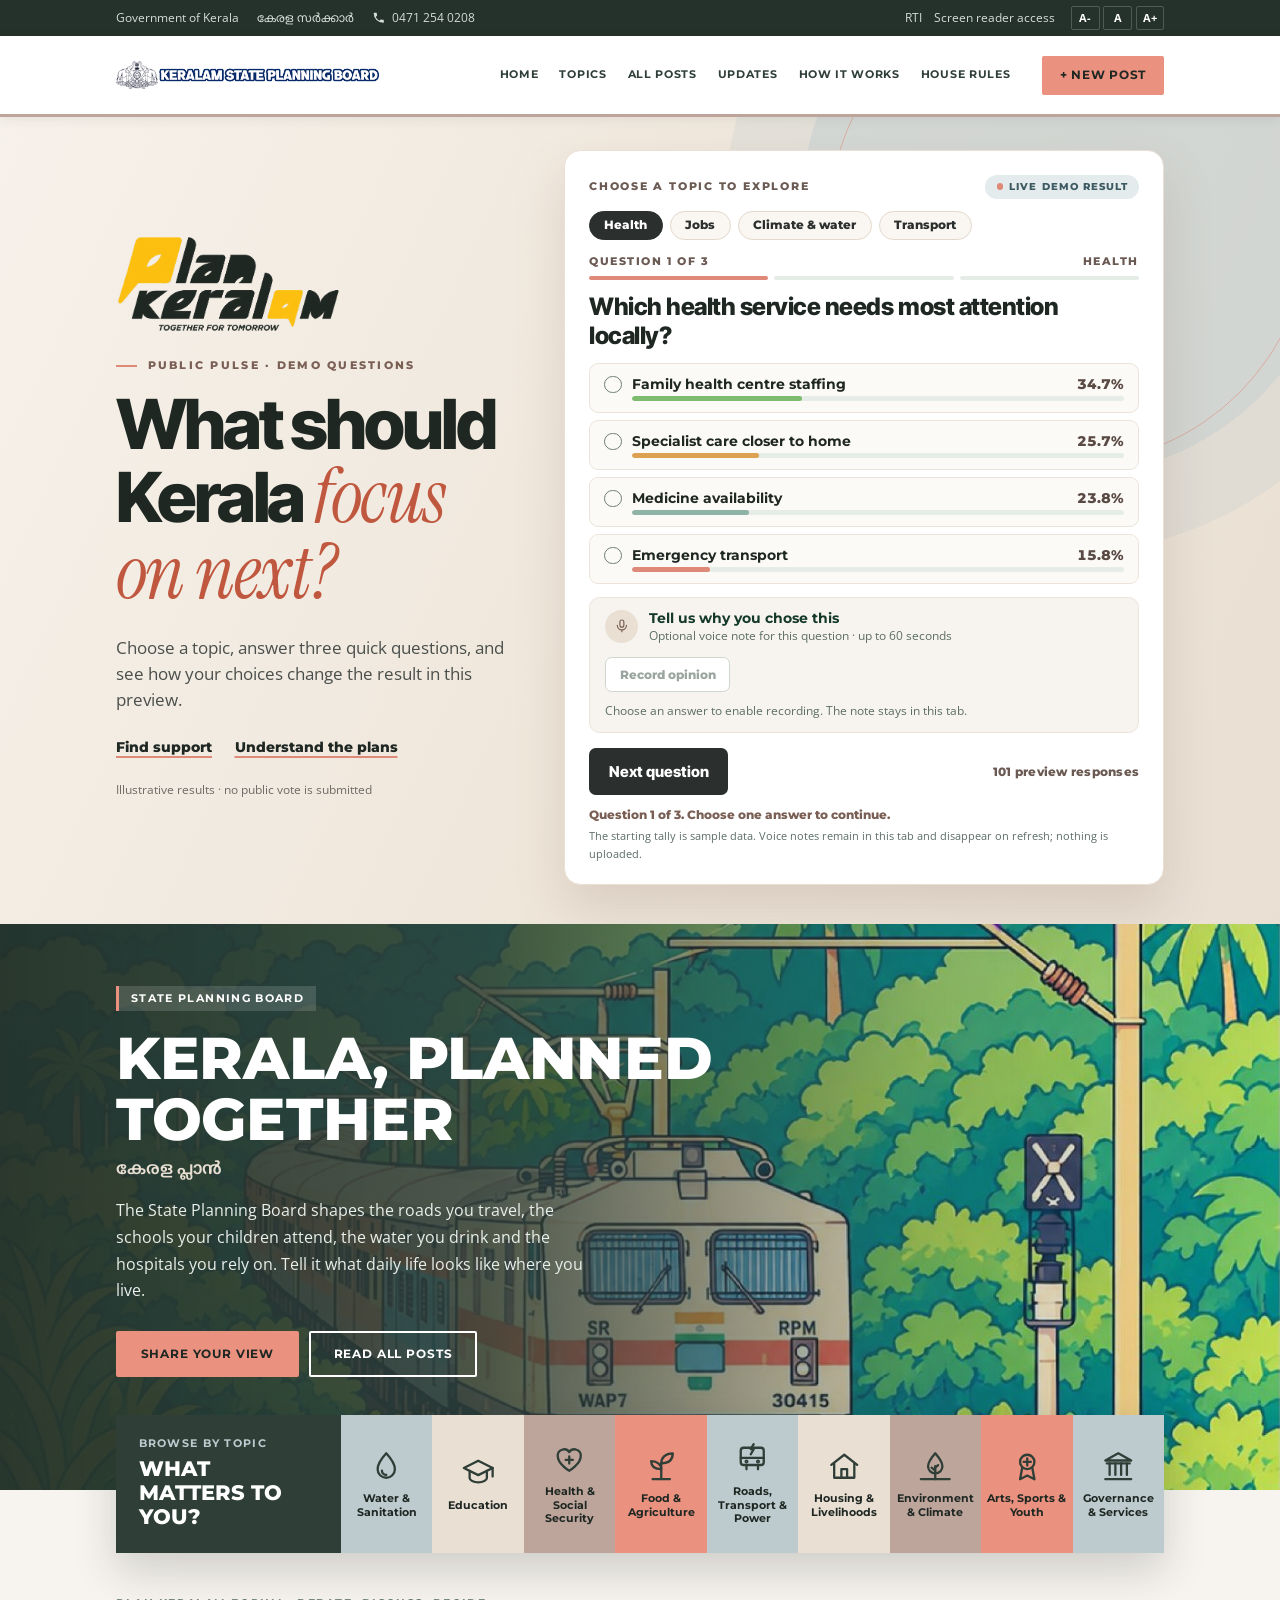
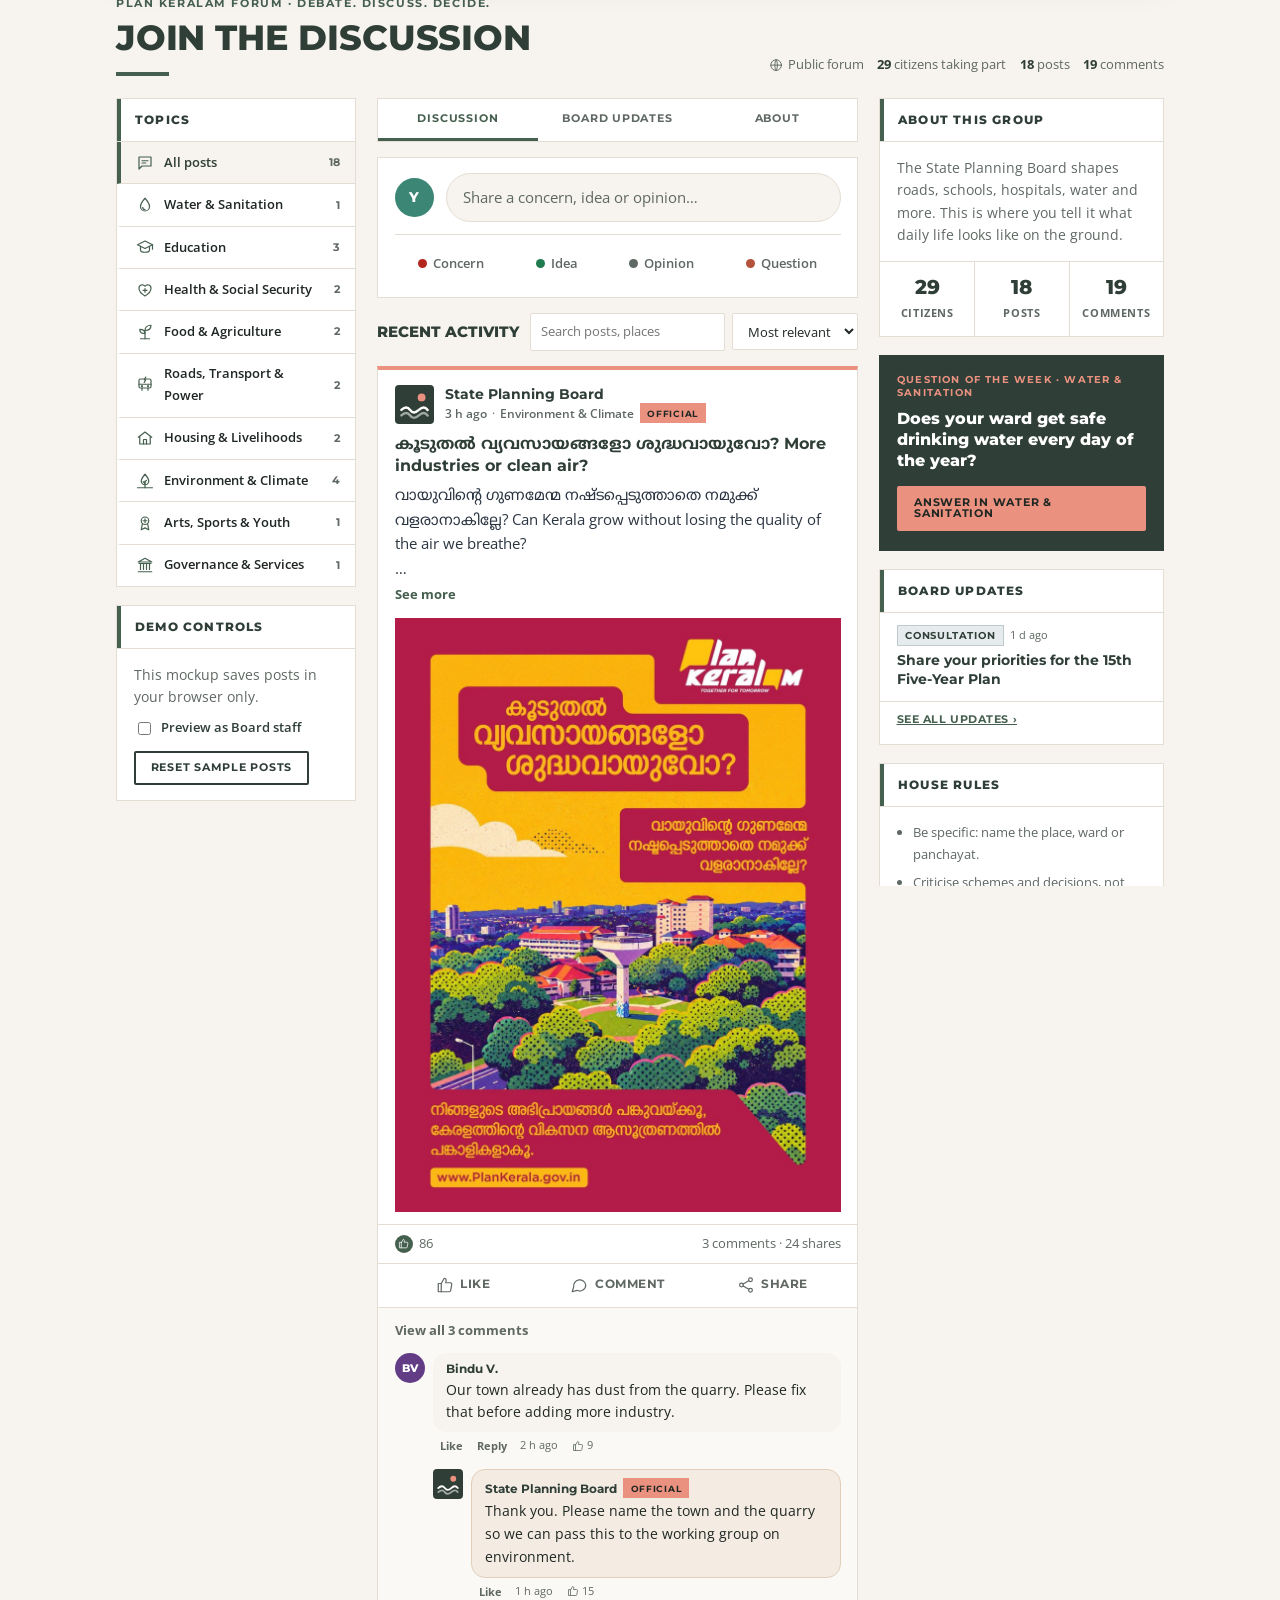
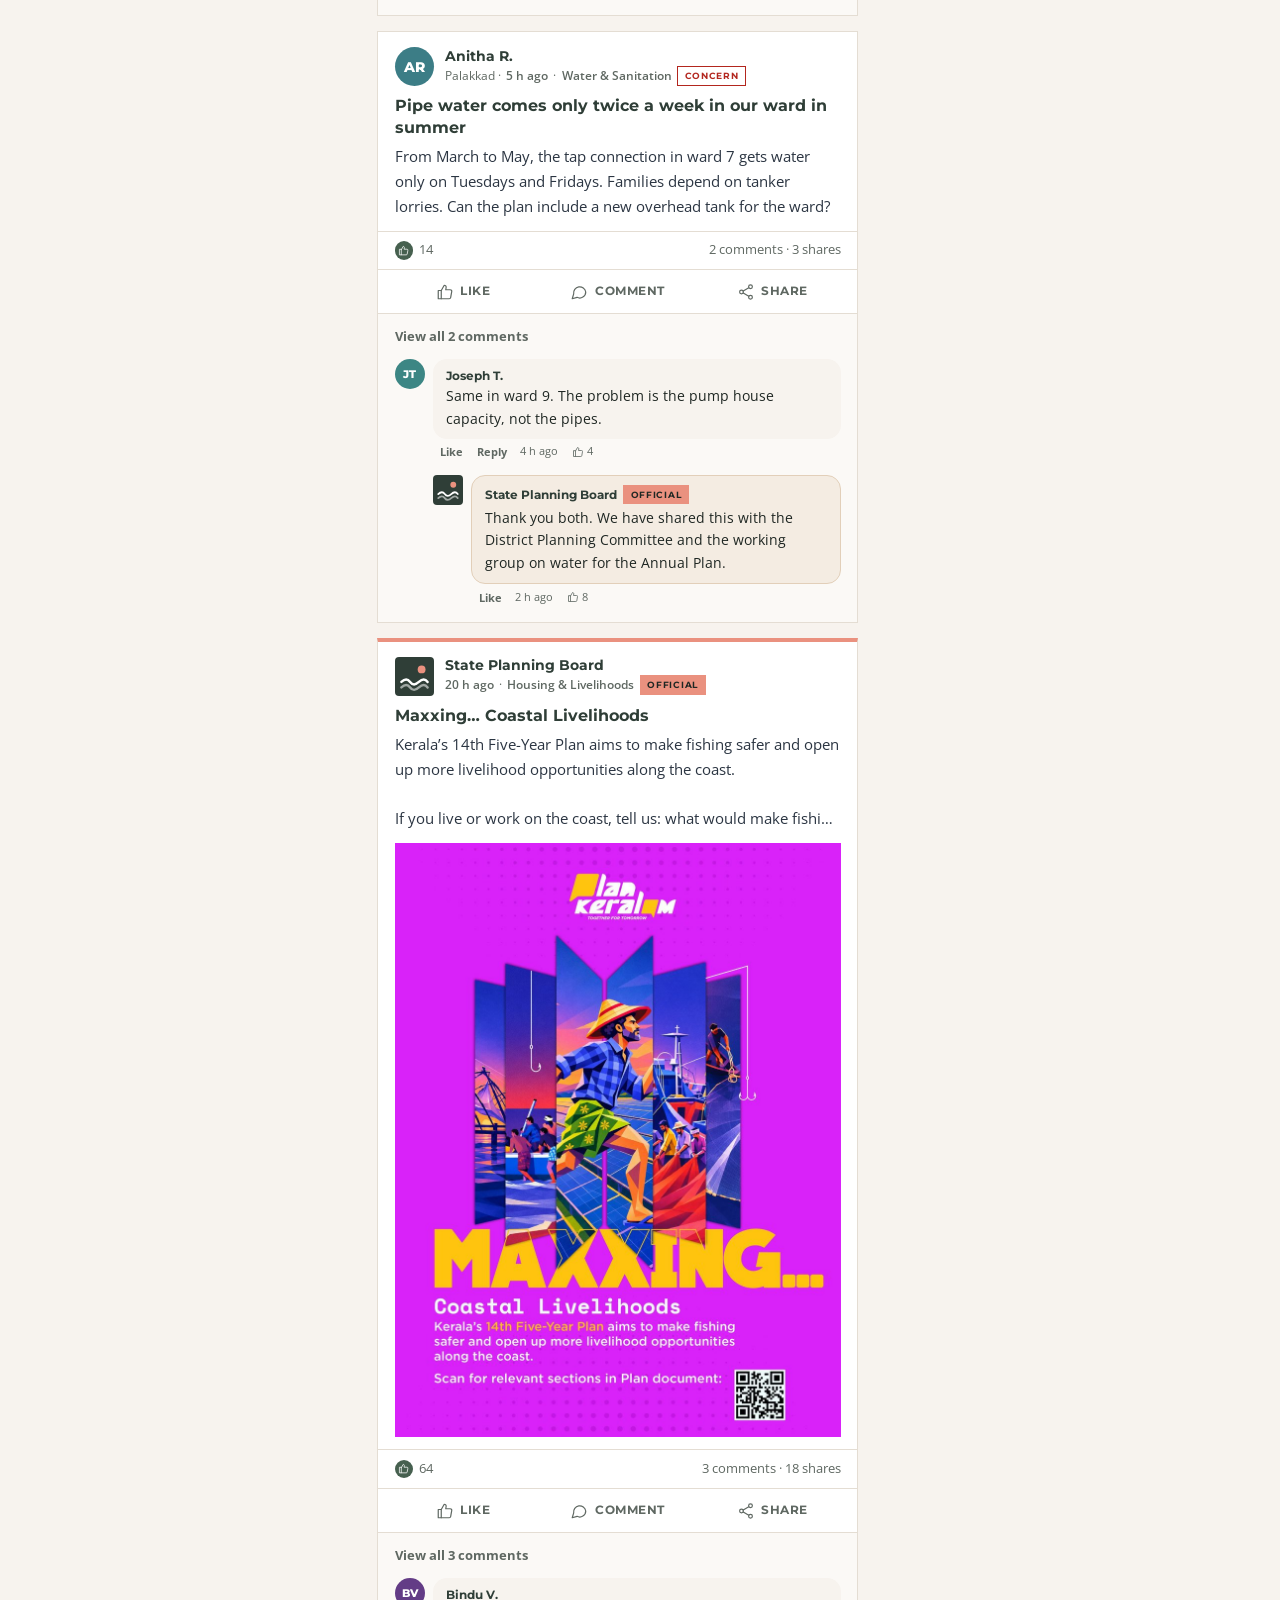
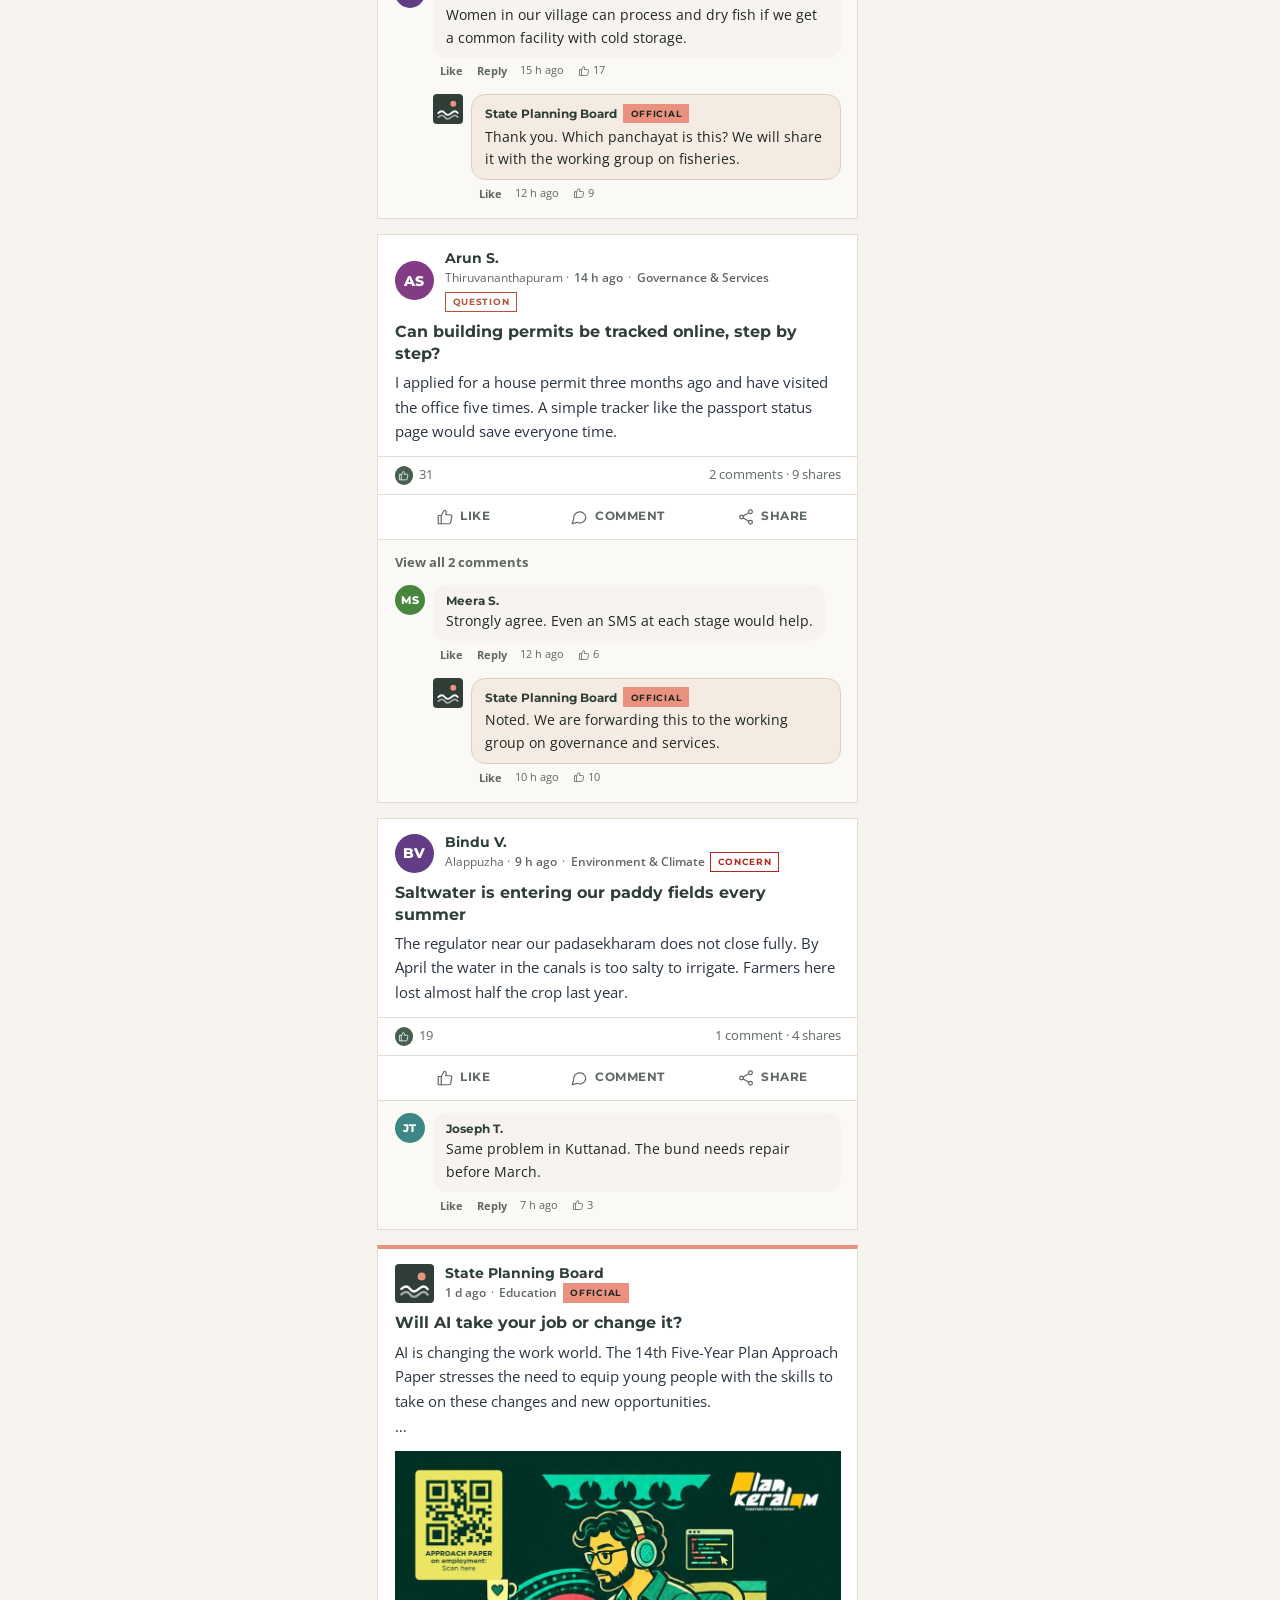
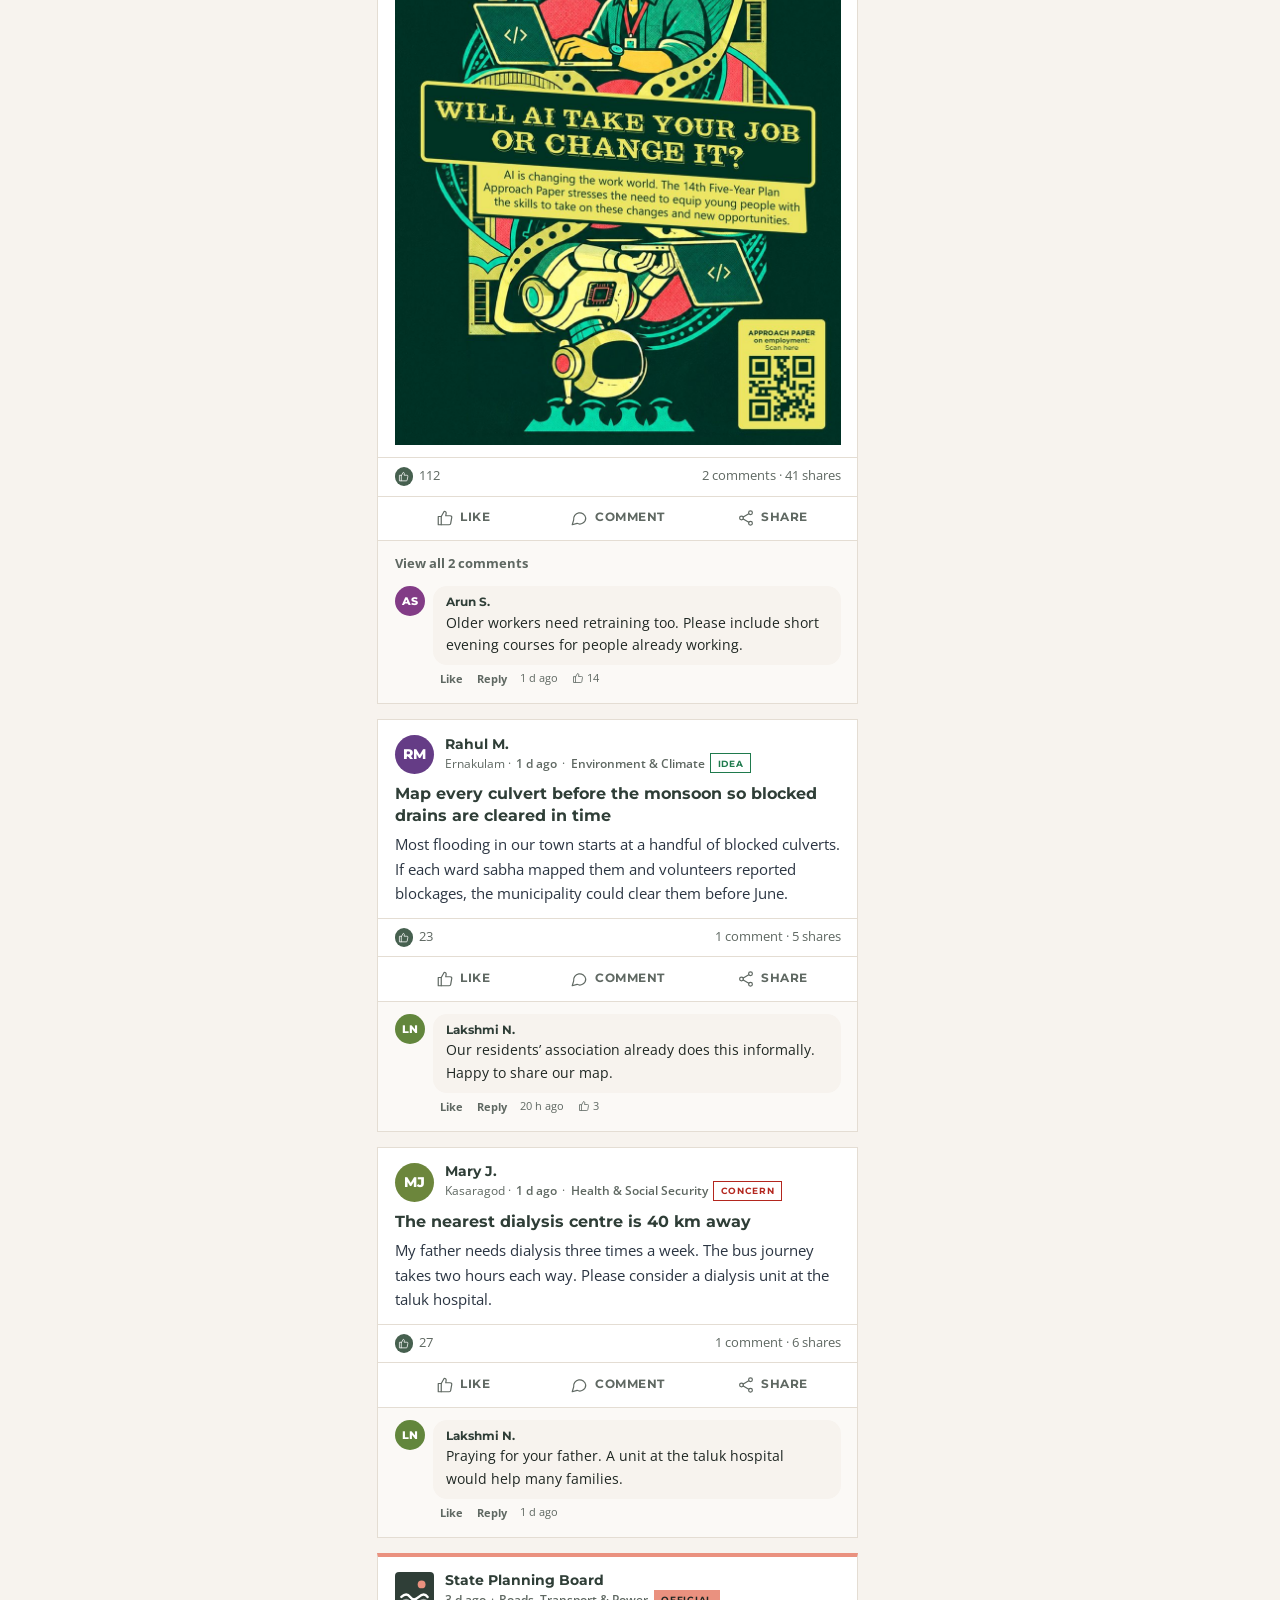
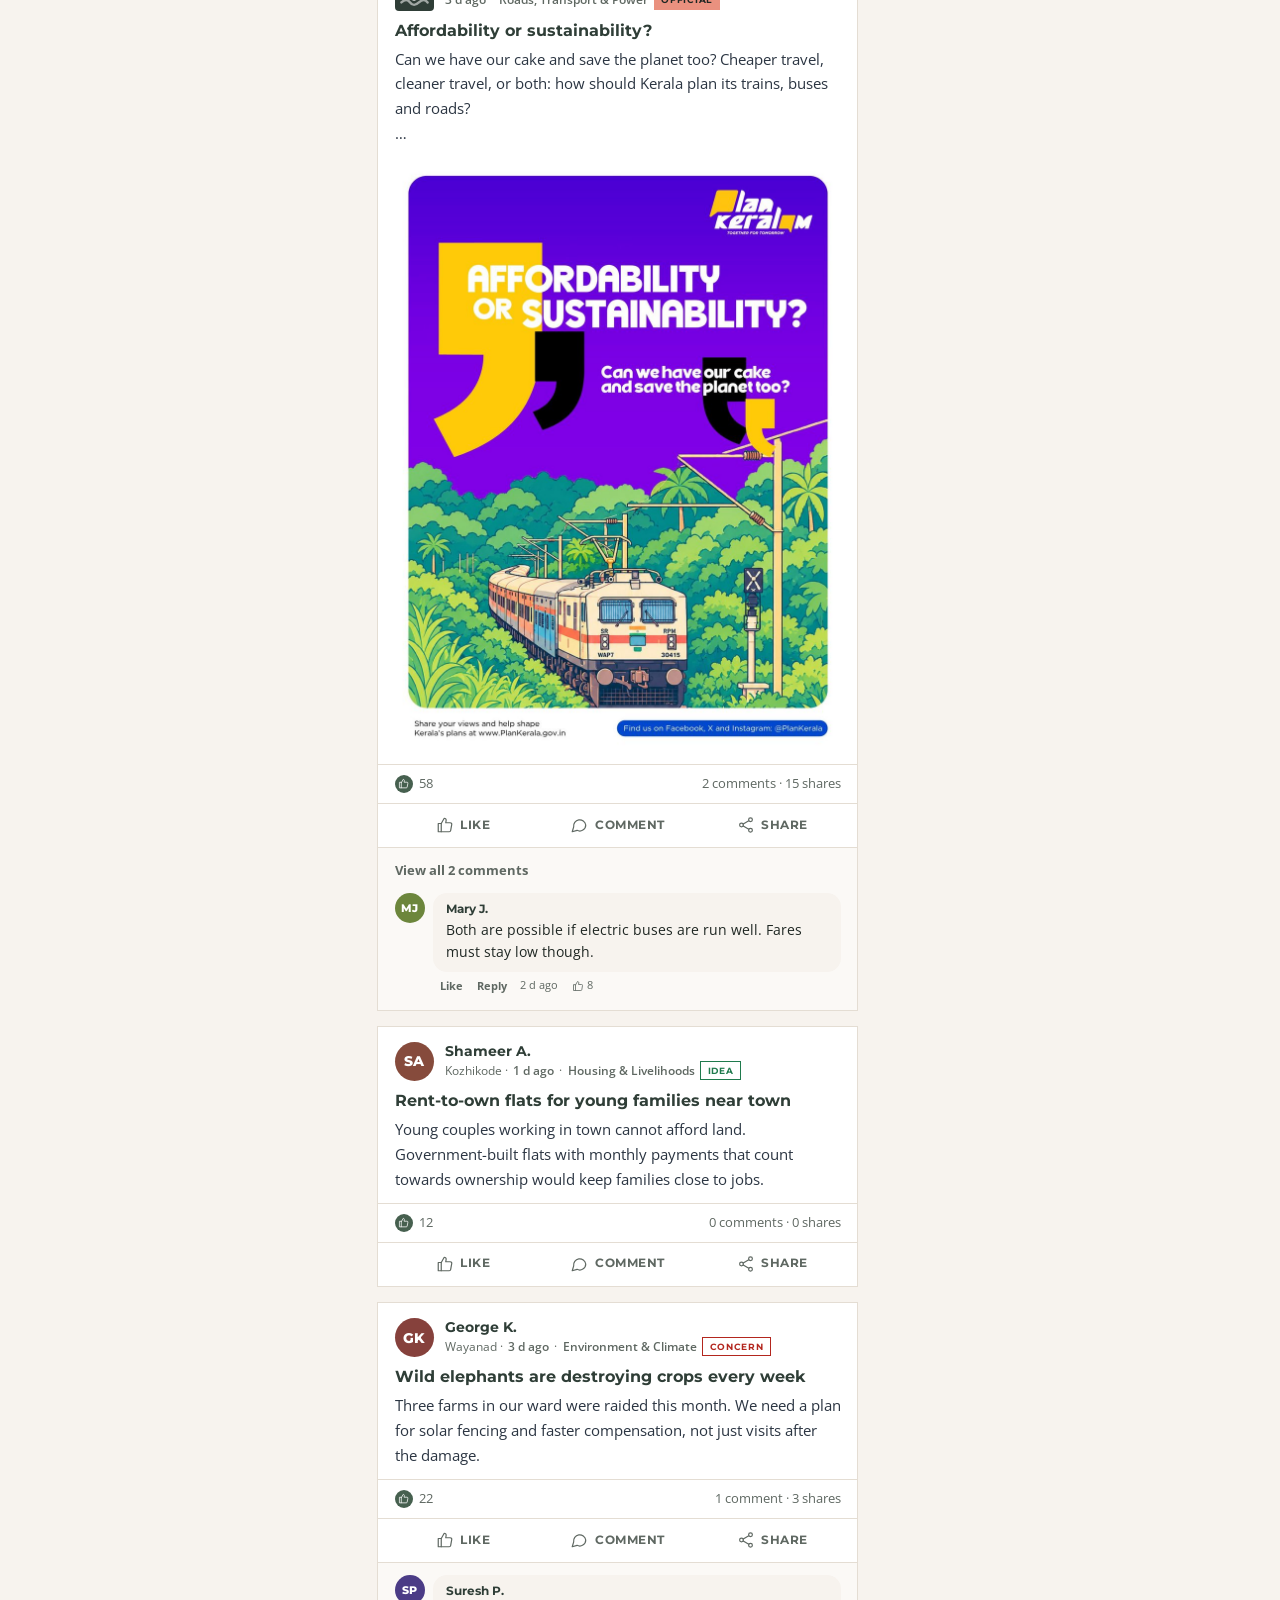
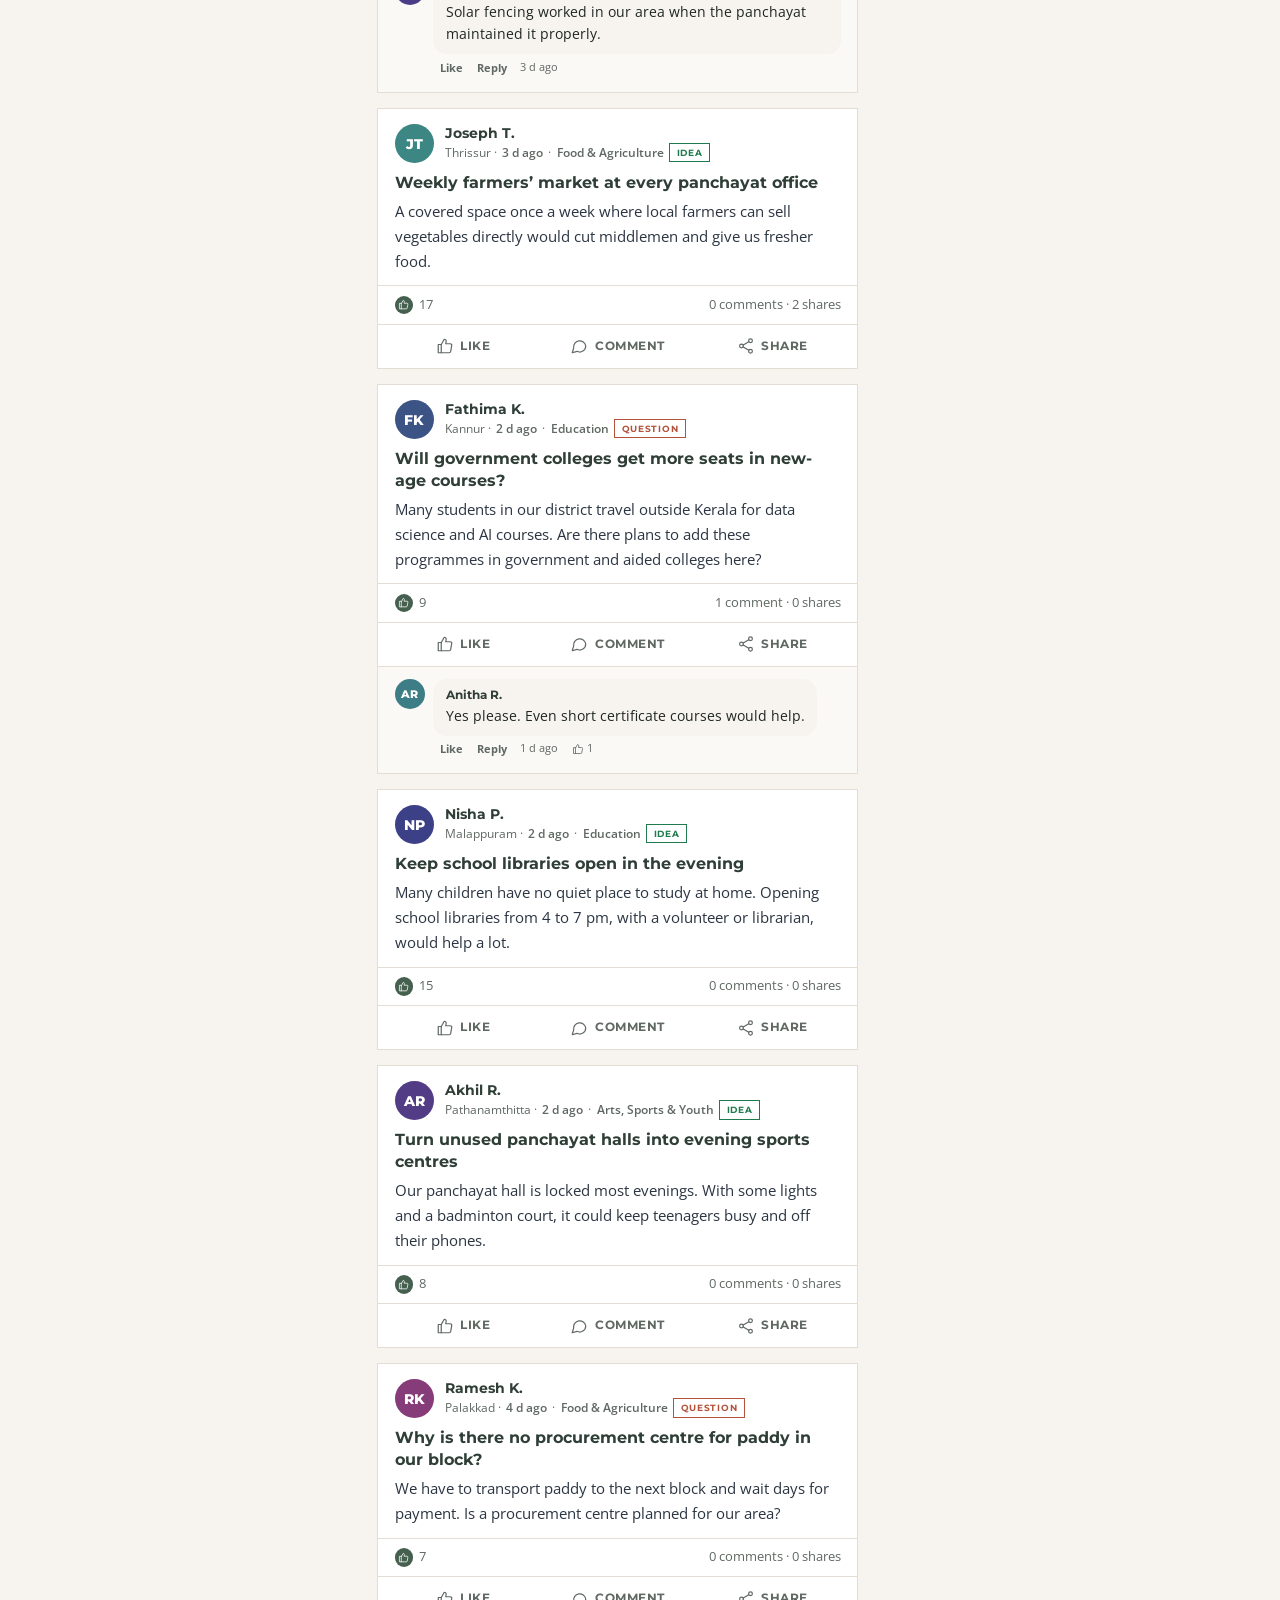
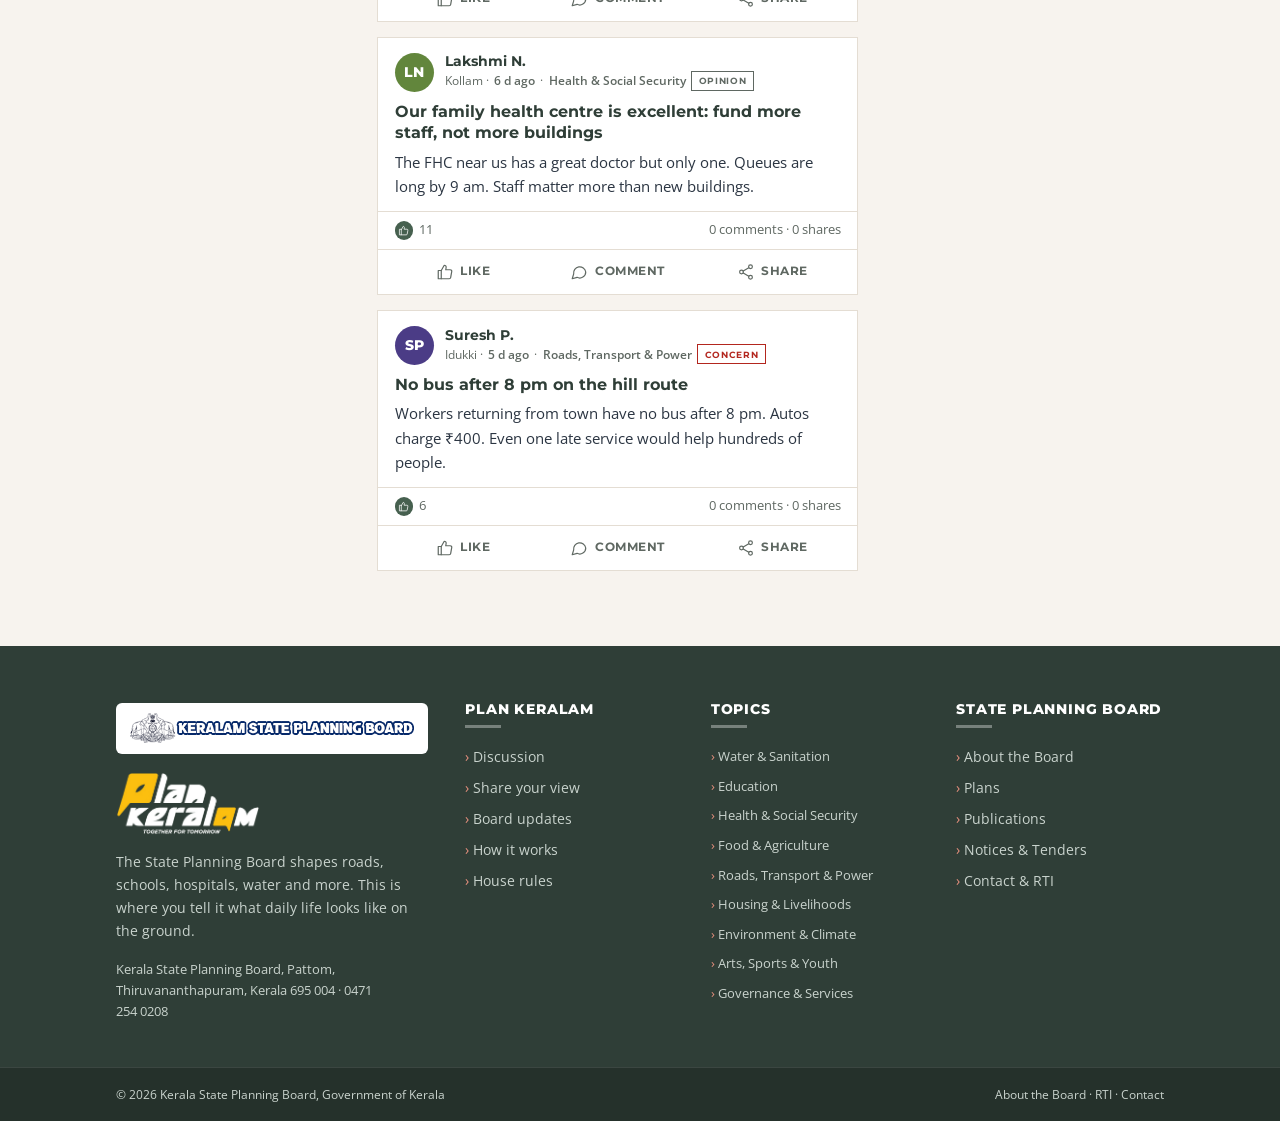
<file: index.html>
<!doctype html>
<html lang="en">
<head>
<meta charset="utf-8">
<meta name="viewport" content="width=device-width,initial-scale=1">
<title>Plan Keralam · State Planning Board</title>
<meta name="description" content="Plan Keralam: a public forum where citizens share concerns, ideas and opinions with the Kerala State Planning Board.">
<link rel="preconnect" href="https://fonts.googleapis.com">
<link rel="stylesheet" href="https://fonts.googleapis.com/css2?family=Inter+Tight:wght@700;800&family=Instrument+Serif:ital@1&family=Montserrat:wght@600;700;800&family=Open+Sans:wght@400;600;700&family=Noto+Sans+Malayalam:wght@400;600&display=swap">
<link rel="stylesheet" href="assets/gov.css">
<link rel="stylesheet" href="assets/forum.css">
<link rel="stylesheet" href="assets/pulse.css">
<script src="assets/common.js"></script>
</head>
<body>
<div id="site-header"></div>

<main id="main">
  <!-- Hero (first fold) -->
  <!-- First fold: Public Pulse -->
  <section class="pulse" id="top" aria-labelledby="pulse-title">
    <div class="wrap">
      <div class="pulse-copy">
        <img class="pulse-logo" src="assets/img/logo-plankeralam-tft.png" alt="Plan Keralam: Together for tomorrow" width="593" height="259">
        <p class="pulse-eye">Public Pulse · Demo questions</p>
        <h1 id="pulse-title">What should Kerala <em>focus on next?</em></h1>
        <p class="pulse-lead">Choose a topic, answer three quick questions, and see how your choices change the result in this preview.</p>
        <div class="pulse-links"><a href="contact.html">Find support</a><a href="plans.html">Understand the plans</a></div>
        <p class="pulse-note">Illustrative results · no public vote is submitted</p>
      </div>
      <div class="pcard" id="pulse-card" aria-live="off"></div>
    </div>
  </section>

  <!-- Second fold: Kerala, planned together -->
  <section class="hero" id="plan">
    <img class="bg" src="assets/img/hero-kerala.jpg" alt="" style="object-position:right center">
    <div class="wrap">
      <span class="kick">State Planning Board</span>
      <h2 class="hero-h">Kerala, planned together</h2>
      <p class="ml" lang="ml">കേരള പ്ലാൻ</p>
      <p class="lead">The State Planning Board shapes the roads you travel, the schools your children attend, the water you drink and the hospitals you rely on. Tell it what daily life looks like where you live.</p>
      <div class="btns">
        <a class="btn gold" href="#new">Share your view</a>
        <a class="btn line" href="#all">Read all posts</a>
      </div>
    </div>
  </section>

  <!-- Topic quick access -->
  <div class="wrap quick">
    <div class="box">
      <div class="lbl"><small>Browse by topic</small><b>What matters to you?</b></div>
      <div class="tiles" id="tiles"></div>
    </div>
  </div>

  <div class="wrap fintro" id="forum">
    <div class="title"><small>Plan Keralam forum · Debate. Discuss. Decide.</small><h2>Join the discussion</h2></div>
    <div class="gmeta" id="gmeta"></div>
  </div>

  <div class="wrap fg">
    <!-- left -->
    <aside class="lcol">
      <div class="panel tp"><h3>Topics</h3><ul class="tlist" id="tnav"></ul></div>
      <div class="panel"><h3>Demo controls</h3><div class="pad">
        <p>This mockup saves posts in your browser only.</p>
        <label class="chk"><input type="checkbox" id="staff"> Preview as Board staff</label>
        <button class="btn sm out" type="button" id="reset" style="margin-top:.8rem">Reset sample posts</button>
      </div></div>
    </aside>

    <!-- center -->
    <section id="center" style="min-width:0">
      <nav class="ftabs" id="gtabs" aria-label="Forum sections"><a href="#all" data-v="feed">Discussion</a><a href="#updates" data-v="updates">Board updates</a><a href="#about" data-v="about">About</a></nav>
      <div id="v-feed">
        <div id="thead"></div>
        <div class="card compose" id="composer"></div>
        <div class="sortbar" id="sortbar"></div>
        <div id="feed"></div>
      </div>
      <div id="v-updates" hidden></div>
      <div id="v-about" hidden>
        <div class="card aboutv">
          <section id="about-group"><h2>About Plan Keralam</h2>
            <p><b>The State Planning Board shapes the roads you travel, the schools your children attend, the water you drink and the hospitals you rely on. Tell it what daily life looks like where you live.</b></p>
            <p>Share a concern, an idea or an opinion on the things that shape daily life: your plate, your commute, your classroom, your hospital, your village. The State Planning Board reads it here.</p>
            <p>Pick a topic and start the first conversation. Name your panchayat or ward so the Board can act on it.</p></section>
          <section id="about-how"><h2>How Plan Keralam works</h2>
            <ol class="steps3">
              <li><div><b>Share</b><span>Post a concern, idea, opinion or question under the topic it belongs to. Name your district or ward.</span></div></li>
              <li><div><b>Like, comment and share</b><span>Like what matters, reply with what you know and share posts with your neighbours. The most backed posts rise to the top.</span></div></li>
              <li><div><b>Hear back</b><span>Board staff can reply in the thread. Their answers carry an Official badge.</span></div></li>
            </ol></section>
          <section id="about-rules"><h2>House rules</h2>
            <ul><li>Be specific: name the place, ward or panchayat.</li><li>Criticise schemes and decisions, not people.</li><li>Do not share phone numbers or home addresses.</li><li>Replies marked Official come from the Board.</li></ul></section>
        </div>
      </div>
    </section>

    <!-- right -->
    <aside class="rcol">
      <div class="panel"><h3>About this group</h3><div class="pad"><p>The State Planning Board shapes roads, schools, hospitals, water and more. This is where you tell it what daily life looks like on the ground.</p></div><div class="stat3" id="stat3"></div></div>
      <div class="qw" id="qw"></div>
      <div class="panel"><h3>Board updates</h3><div id="rupd"></div></div>
      <div class="panel"><h3>House rules</h3><ul class="rules2"><li>Be specific: name the place, ward or panchayat.</li><li>Criticise schemes and decisions, not people.</li><li>Do not share phone numbers or home addresses.</li><li>Replies marked Official come from the Board.</li></ul></div>
    </aside>
  </div>
</main>

<div id="site-footer"></div>
<script src="assets/pulse.js" defer></script>

<script>
(function(){
var K=KP,h=K.h,CATS=K.CATS,CAT=K.CAT,DB=K.DB;
var S={posts:[],comments:[],likes:[],shares:[],updates:[],ready:false,view:'feed',topic:'all',focus:null,sort:'hot',q:'',
  open:{},full:{},expanded:{},replying:null,drafts:{},asBoard:true,flair:'Concern',composing:false,shareFor:null,showUF:false};
function $(s){return document.querySelector(s)}
function hue(n){var x=0;for(var i=0;i<n.length;i++)x=(x*31+n.charCodeAt(i))%360;return x;}
function avatar(name,board,sm){
  if(board)return h('span',{class:'av board'+(sm?' sm':''),html:K.LOGO});
  var ini=(name||'?').split(/\s+/).map(function(w){return w[0]}).join('').slice(0,2);
  return h('span',{class:'av'+(sm?' sm':''),style:'--hue:'+hue(name||'?')},ini);
}
function myName(){return K.getName()||'You';}
function nameOf(x){return x.board?'State Planning Board':(x.author===K.UID?(x.name||myName()):(x.name||'A citizen'));}
function canMod(x){return x.author===K.UID||K.isStaff();}
function postURL(id){return location.href.split('#')[0]+'#post/'+id;}
var tl=document.getElementById('tiles');
CATS.forEach(function(c){tl.append(h('a',{class:'tile',href:'#topic/'+c.id},K.ico(c.id),c.name));});

/* ---------- data actions ---------- */
async function toggleLike(t){var ref=DB.collection('likes').doc(t+'__'+K.UID);if(S.liked[t])await ref.delete();else await ref.set({t:t,u:K.UID});}
async function addComment(post,parent,text,board){
  text=text.trim();if(text.length<2){K.toast('Write a comment first.');return false;}
  var off=!!(board&&K.isStaff());
  await DB.collection('comments').add({post:post,parent:parent||null,body:text.slice(0,2000),author:off?'board':K.UID,name:off?'State Planning Board':myName(),ts:Date.now(),board:off});return true;
}
async function delPost(p){
  if(!confirm('Delete this post and its comments?'))return;
  await Promise.all(S.comments.filter(function(c){return c.post===p.id}).map(function(c){return DB.collection('comments').doc(c.id).delete()}));
  await DB.collection('posts').doc(p.id).delete();K.toast('Post deleted.');
  if(S.view==='post')location.hash='#all';
}
async function delComment(c){
  await Promise.all(S.comments.filter(function(x){return x.parent===c.id}).map(function(x){return DB.collection('comments').doc(x.id).delete()}));
  await DB.collection('comments').doc(c.id).delete();
}
function recordShare(id,via){DB.collection('shares').add({t:id,u:K.UID,via:via});}
async function copy(text){try{await navigator.clipboard.writeText(text);return true}catch(e){var t=h('textarea',null);t.value=text;document.body.append(t);t.select();var ok=false;try{ok=document.execCommand('copy')}catch(x){}t.remove();return ok;}}

/* ---------- render ---------- */
var pending=false;
function render(){
  var a=document.activeElement;
  if(a&&(a.tagName==='TEXTAREA'||(a.tagName==='INPUT'&&a.type!=='checkbox'))&&($('#feed').contains(a)||$('#v-updates').contains(a))){if(!pending){pending=true;setTimeout(function(){pending=false;render()},700);}return;}
  K.derive(S);
  renderMeta();renderNav();renderRight();
  $('#v-feed').hidden=!(S.view==='feed'||S.view==='post');$('#v-updates').hidden=S.view!=='updates';$('#v-about').hidden=S.view!=='about';
  var tv=S.view==='post'?'feed':S.view;
  document.querySelectorAll('#gtabs a').forEach(function(x){if(x.dataset.v===tv)x.setAttribute('aria-current','page');else x.removeAttribute('aria-current');});
  if(S.view==='feed'||S.view==='post'){renderTopicHead();renderComposer();renderSort();renderFeed();}
  if(S.view==='updates')renderUpdates();
}
function voices(){var v={};S.posts.concat(S.comments).forEach(function(x){if(x.author&&x.author!=='board')v[x.author]=1});return Object.keys(v).length;}
function renderMeta(){
  var m=$('#gmeta');m.textContent='';
  m.append(h('span',{class:'pub',html:K.ICON.globe+'Public forum'}),
    h('span',null,h('b',null,String(voices())),' citizens taking part'),h('span',null,h('b',null,String(S.posts.length)),' posts'),h('span',null,h('b',null,String(S.comments.length)),' comments'));
}
function renderNav(){
  var counts={all:S.posts.length};S.posts.forEach(function(p){counts[p.cat]=(counts[p.cat]||0)+1;});
  var nav=$('#tnav');nav.textContent='';
  var cur=S.view==='feed'?S.topic:null;
  nav.append(h('li',null,h('a',{href:'#all','aria-current':cur==='all'?'page':null},K.ico('posts'),'All posts',h('span',{class:'n'},String(counts.all||0)))));
  CATS.forEach(function(c){nav.append(h('li',null,h('a',{href:'#topic/'+c.id,'aria-current':cur===c.id?'page':null},K.ico(c.id),c.name,h('span',{class:'n'},String(counts[c.id]||0)))));});
}
function renderRight(){
  var st=$('#stat3');st.textContent='';
  [[voices(),'Citizens'],[S.posts.length,'Posts'],[S.comments.length,'Comments']].forEach(function(x){st.append(h('div',null,h('b',null,String(x[0])),h('span',null,x[1])))});
  var w=K.weekAsk(),q=$('#qw');q.textContent='';
  q.append(h('small',null,'Question of the week · '+w.name),h('h3',null,w.ask),h('a',{class:'btn gold sm',href:'#topic/'+w.id},'Answer in '+w.name));
  var r=$('#rupd');r.textContent='';
  var ups=sortedUpdates().slice(0,3);
  if(!ups.length)r.append(h('div',{class:'pad'},h('p',null,'Notices from the State Planning Board will appear here, such as consultations, deadlines and results.')));
  ups.forEach(function(u){r.append(h('div',{class:'uitem'},h('div',{class:'tags'},h('span',{class:'tag '+u.kind},u.kind),h('span',null,K.ago(u.ts))),h('b',null,u.title)));});
  if(ups.length)r.append(h('div',{class:'pad',style:'padding-top:.2rem'},h('a',{class:'lnk',href:'#updates'},'See all updates ›')));
}
function renderTopicHead(){
  var t=$('#thead');t.textContent='';
  var c=CAT[S.topic];
  if(S.view==='post'){t.append(h('p',{style:'margin:0 0 1rem'},h('a',{class:'lnk',href:'#all'},'‹ Back to all posts')));return;}
  if(c)t.append(h('div',{class:'card topichead'},h('span',{class:'ico'},K.ico(c.id)),h('div',null,h('h2',null,c.name),h('p',null,c.blurb)),h('div',{class:'asks'},h('span',null,'Question for you'),c.ask)));
}

/* composer */
var F={};
function openComposer(fl){if(fl)S.flair=fl;S.composing=true;var box=$('#composer');box.dataset.mode='';renderComposer();var t=$('#ctitle');if(t){box.scrollIntoView({block:'center'});t.focus();}}
function renderComposer(){
  var box=$('#composer');box.hidden=S.view==='post';
  if(!S.composing){
    if(box.dataset.mode==='closed'&&box.dataset.n===myName())return;
    box.textContent='';box.dataset.mode='closed';box.dataset.n=myName();
    var first=K.getName()?K.getName().split(' ')[0]:'';
    box.append(h('div',{class:'crow'},avatar(myName()),h('button',{class:'fake',type:'button',onclick:function(){openComposer()}},'Share a concern, idea or opinion'+(first?', '+first:'')+'…')));
    var qb=h('div',{class:'qbar'});
    [['Concern','var(--danger)'],['Idea','var(--ok)'],['Opinion','var(--muted)'],['Question','var(--gold-2)']].forEach(function(f){qb.append(h('button',{type:'button',onclick:function(){openComposer(f[0])}},h('i',{style:'background:'+f[1]}),f[0]));});
    box.append(qb);return;
  }
  if(box.dataset.mode==='open'){var sel=$('#ccat');if(sel&&S.topic!=='all'&&!F.touched)sel.value=S.topic;return;}
  box.dataset.mode='open';box.textContent='';
  var nm=h('input',{id:'cname',maxlength:'60',placeholder:'Your name',autocomplete:'name','aria-label':'Your name'});nm.value=K.getName();
  var cat=h('select',{id:'ccat','aria-label':'Topic'});CATS.forEach(function(c){cat.append(h('option',{value:c.id},c.name));});
  cat.value=S.topic!=='all'?S.topic:'water';cat.addEventListener('change',function(){F.touched=true});
  var dist=h('select',{id:'cdist','aria-label':'District'},h('option',{value:''},'District: not specified'));K.DISTRICTS.forEach(function(d){dist.append(h('option',{value:d},d));});
  var title=h('input',{id:'ctitle',class:'ttl',maxlength:'140',placeholder:'A clear, specific title','aria-label':'Title'});
  var body=h('textarea',{id:'cbody',class:'big',maxlength:'4000',placeholder:'What is happening, where, and what would you like the Board to consider?','aria-label':'Details'});
  var seg=h('div',{class:'seg',role:'group','aria-label':'Type of post'});
  function paintSeg(){seg.textContent='';K.FLAIRS.forEach(function(f){seg.append(h('button',{type:'button','aria-pressed':String(S.flair===f),onclick:function(){S.flair=f;paintSeg();}},f));});}
  paintSeg();
  var form=h('form',{novalidate:true},
    h('div',{class:'crow'},avatar(myName()),h('div',{style:'flex:1;min-width:0'},title)),
    body,
    h('div',{class:'opts'},nm,cat,dist),
    seg,
    h('div',{class:'factions'},h('span',{class:'hint'},'Posts are visible to everyone with access to this page.'),
      h('button',{class:'btn out sm',type:'button',onclick:function(){S.composing=false;F.touched=false;renderComposer();}},'Cancel'),h('button',{class:'btn sm',type:'submit'},'Post')));
  form.addEventListener('submit',async function(e){
    e.preventDefault();var t=title.value.trim();
    if(!nm.value.trim()){K.toast('Add your name so others know who posted.');nm.focus();return;}
    if(t.length<6){K.toast('Add a short title of at least 6 characters.');title.focus();return;}
    K.setName(nm.value.trim());
    await DB.collection('posts').add({cat:cat.value,flair:S.flair,title:t,body:body.value.trim(),district:dist.value,author:K.UID,name:nm.value.trim(),ts:Date.now()});
    K.toast('Posted to '+CAT[cat.value].name+'.');
    var target=cat.value;S.composing=false;F.touched=false;S.sort='new';if(document.activeElement)document.activeElement.blur();
    if(S.topic!=='all'&&S.topic!==target)location.hash='#topic/'+target;else render();
    renderComposer();
  });
  box.append(form);
}
function renderSort(){
  var b=$('#sortbar');b.hidden=S.view==='post';
  if(!b.dataset.built){
    b.dataset.built='1';
    var sel=h('select',{'aria-label':'Sort posts'},h('option',{value:'hot'},'Most relevant'),h('option',{value:'new'},'Newest'),h('option',{value:'top'},'Most liked'));
    sel.addEventListener('change',function(){S.sort=sel.value;render();});
    var q=h('input',{type:'search',placeholder:'Search posts, places','aria-label':'Search posts'});
    q.addEventListener('input',function(){S.q=q.value.trim();K.derive(S);renderFeed();});
    b.append(h('h2',{id:'feedtitle'},'Recent activity'),q,sel);
  }
  b.querySelector('select').value=S.sort;
  $('#feedtitle').textContent=CAT[S.topic]?'Posts in '+CAT[S.topic].name:'Recent activity';
}
function visible(){
  if(S.view==='post')return S.posts.filter(function(p){return p.id===S.focus});
  var L=S.posts.filter(function(p){return S.topic==='all'||p.cat===S.topic;});
  if(S.q){var q=S.q.toLowerCase();L=L.filter(function(p){return((p.title||'')+' '+(p.body||'')+' '+(p.district||'')+' '+(p.name||'')).toLowerCase().indexOf(q)>-1;});}
  if(S.sort==='new')L.sort(function(a,b){return b.ts-a.ts});
  else if(S.sort==='top')L.sort(function(a,b){return(S.likes_n[b.id]||0)-(S.likes_n[a.id]||0)||b.ts-a.ts});
  else L.sort(function(a,b){return K.hot(S,b)-K.hot(S,a)});
  return L;
}

/* share menu */
function shareMenu(id,title){
  var url=postURL(id),txt=title+' — Plan Keralam';
  function go(via,href){recordShare(id,via);S.shareFor=null;if(href)window.open(href,'_blank','noopener');render();}
  var m=h('div',{class:'smenu',role:'menu'});
  if(navigator.share)m.append(h('button',{type:'button',role:'menuitem',onclick:async function(){try{await navigator.share({title:txt,url:url});go('native');}catch(e){}}},K.ico('share'),'Share via…'));
  m.append(
    h('button',{type:'button',role:'menuitem',onclick:async function(){var ok=await copy(url);go('link');K.toast(ok?'Link copied.':'Copy this link: '+url);}},K.ico('link'),'Copy link'),
    h('button',{type:'button',role:'menuitem',onclick:function(){go('whatsapp','https://wa.me/?text='+encodeURIComponent(txt+' '+url));}},h('span',{class:'b',style:'background:#25d366'},'W'),'WhatsApp'),
    h('button',{type:'button',role:'menuitem',onclick:function(){go('facebook','https://www.facebook.com/sharer/sharer.php?u='+encodeURIComponent(url));}},h('span',{class:'b',style:'background:#1877f2'},'f'),'Facebook'),
    h('button',{type:'button',role:'menuitem',onclick:function(){go('x','https://twitter.com/intent/tweet?text='+encodeURIComponent(txt)+'&url='+encodeURIComponent(url));}},h('span',{class:'b',style:'background:#111'},'X'),'X (Twitter)'));
  return m;
}
document.addEventListener('click',function(e){if(S.shareFor&&!e.target.closest('.shw')){S.shareFor=null;render();}});

/* comments */
function commentInput(post,parent,key,ph){
  var ta=h('textarea',{rows:'1',placeholder:ph,'aria-label':ph,maxlength:'2000','data-key':key});ta.value=S.drafts[key]||'';
  var send=h('button',{class:'send',type:'button','aria-label':'Send',html:'<svg viewBox="0 0 24 24" fill="currentColor" aria-hidden="true"><path d="M3 20l18-8L3 4v6l12 2-12 2z"/></svg>'});
  async function submit(){send.disabled=true;var ok=await addComment(post,parent,ta.value,S.asBoard);send.disabled=false;
    if(ok){S.drafts[key]='';ta.value='';ta.blur();if(parent)S.replying=null;S.full[post]=true;render();}}
  ta.addEventListener('input',function(){S.drafts[key]=ta.value;ta.style.height='auto';ta.style.height=ta.scrollHeight+'px';});
  ta.addEventListener('keydown',function(e){if(e.key==='Enter'&&!e.shiftKey){e.preventDefault();submit();}});
  send.addEventListener('click',submit);
  var me=K.isStaff()&&S.asBoard;
  var chk=K.isStaff()?h('label',{class:'chk'},h('input',{type:'checkbox',checked:S.asBoard,onchange:function(e){S.asBoard=e.target.checked;render();}}),'Reply as State Planning Board (Official)'):null;
  return h('div',{class:'cin'},avatar(me?'':myName(),me,true),h('div',{class:'box'},ta,send),chk);
}
function commentNode(c,post){
  var kids=S.comments.filter(function(x){return x.parent===c.id}).sort(function(a,b){return a.ts-b.ts});
  var n=S.likes_n[c.id]||0;
  var foot=h('div',{class:'cfoot'},
    h('button',{type:'button','aria-pressed':String(!!S.liked[c.id]),onclick:function(){toggleLike(c.id)}},'Like'),
    !c.parent?h('button',{type:'button',onclick:function(){S.replying=(S.replying===c.id?null:c.id);render();var t=document.querySelector('[data-key="r:'+c.id+'"]');if(t)t.focus();}},'Reply'):null,
    h('span',null,K.ago(c.ts)),
    n?h('span',{class:'lc',html:K.ICON.like+n}):null,
    canMod(c)?h('button',{class:'del',type:'button',onclick:function(){delComment(c)}},'Delete'):null);
  var box=h('div',{class:'cm'+(c.board?' off':'')},avatar(nameOf(c),c.board,true),
    h('div',{style:'min-width:0'},h('div',{class:'bub'},h('b',null,nameOf(c),c.board?h('span',{class:'flair Official'},'Official'):null),h('p',null,c.body)),foot));
  var rep=h('div',{class:'replies'});
  kids.forEach(function(k){rep.append(commentNode(k,post));});
  if(S.replying===c.id)rep.append(commentInput(post.id,c.id,'r:'+c.id,'Write a reply…'));
  if(rep.children.length)box.append(rep);
  return box;
}
function postNode(p){
  var c=CAT[p.cat]||{name:'General',h:215},open=!!S.open[p.id]||S.view==='post',full=!!S.full[p.id]||S.view==='post';
  var nl=S.likes_n[p.id]||0,nc=S.ccount[p.id]||0,ns=S.shares_n[p.id]||0;
  var menu=null;
  if(canMod(p))menu=h('div',{class:'pmenu'},h('button',{type:'button','aria-label':'Delete post',title:'Delete post',onclick:function(){delPost(p)},html:K.ICON.more}));
  var head=h('div',{class:'phd'},avatar(nameOf(p),p.board),
    h('div',{class:'who'},h('b',null,nameOf(p)),
      h('small',null,p.district?h('span',null,p.district+' ·'):null,h('a',{href:'#post/'+p.id},K.ago(p.ts)),'·',h('a',{href:'#topic/'+p.cat},c.name),h('span',{class:'flair '+(p.flair||'Opinion')},p.flair||'Opinion'))),menu);
  var bodyP=p.body?h('p',{class:(S.expanded[p.id]||S.view==='post')?'':'clamp'},p.body):null;
  var more=(p.body&&p.body.length>260&&!S.expanded[p.id]&&S.view!=='post')?h('button',{class:'more',type:'button',onclick:function(){S.expanded[p.id]=true;render();}},'See more'):null;
  var body=h('div',{class:'pbody'},h('h3',null,p.title),bodyP,more);
  var counts=h('div',{class:'counts'},
    h('span',{class:'lk'},nl?h('i',{html:K.ICON.like}):null,nl?String(nl):'Be the first to like this'),
    h('span',null,h('button',{type:'button',onclick:function(){S.open[p.id]=true;S.full[p.id]=true;render();}},nc+(nc===1?' comment':' comments')),' · '+ns+(ns===1?' share':' shares')));
  var shareWrap=h('div',{class:'shw'},h('button',{type:'button','aria-haspopup':'menu','aria-expanded':String(S.shareFor===p.id),onclick:function(e){e.stopPropagation();S.shareFor=(S.shareFor===p.id?null:p.id);render();}},K.ico('share'),'Share'));
  if(S.shareFor===p.id)shareWrap.append(shareMenu(p.id,p.title));
  var acts=h('div',{class:'acts'},
    h('button',{type:'button','aria-pressed':String(!!S.liked[p.id]),onclick:function(){toggleLike(p.id)}},K.ico('like'),S.liked[p.id]?'Liked':'Like'),
    h('button',{type:'button',onclick:function(){S.open[p.id]=true;render();var t=document.querySelector('[data-key="c:'+p.id+'"]');if(t)t.focus();}},K.ico('comments'),'Comment'),
    shareWrap);
  if(p.img)body.append(h('img',{class:'pimg',src:p.img,alt:p.title,loading:'lazy'}));
  var art=h('article',{class:'card post'+(p.board?' board-post':''),id:'post-'+p.id},head,body,counts,acts);
  var top=S.comments.filter(function(x){return x.post===p.id&&!x.parent}).sort(function(a,b){return a.ts-b.ts});
  if(top.length||open){
    var cm=h('div',{class:'cmts'});
    var shown=full?top:top.slice(-1);
    if(!full&&nc>shown.length)cm.append(h('button',{class:'morec',type:'button',onclick:function(){S.full[p.id]=true;S.open[p.id]=true;render();}},'View all '+nc+' comments'));
    shown.forEach(function(x){cm.append(commentNode(x,p));});
    if(open)cm.append(commentInput(p.id,null,'c:'+p.id,'Write a comment…'));
    art.append(cm);
  }
  return art;
}
function renderFeed(){
  var f=$('#feed');f.textContent='';if(!S.ready)return;
  var L=visible();
  if(!L.length){
    var c=CAT[S.topic];
    if(S.view==='post')f.append(h('div',{class:'empty'},h('h3',null,'Post not found'),h('p',null,'It may have been deleted.'),h('div',{style:'margin-top:1rem'},h('a',{class:'btn',href:'#all'},'All posts'))));
    else if(S.q)f.append(h('div',{class:'empty'},h('h3',null,'No matches'),h('p',null,'Nothing matches “'+S.q+'”. Try a place name or a shorter word.')));
    else f.append(h('div',{class:'empty'},h('h3',null,c?'No posts in '+c.name+' yet':'No posts yet'),
      h('p',null,c?c.ask+' Be the first to answer.':'Pick a topic and start the first conversation. Name your panchayat or ward so the Board can act on it.'),
      h('div',{style:'margin-top:1.2rem'},h('button',{class:'btn',type:'button',onclick:function(){openComposer()}},'Write a post'))));
    return;
  }
  L.forEach(function(p){f.append(postNode(p));});
}

/* Board updates */
function sortedUpdates(){return S.updates.slice().sort(function(a,b){return(b.pinned?1:0)-(a.pinned?1:0)||b.ts-a.ts});}
var uform=null;
function updateForm(){
  if(uform)return uform;
  var kind=h('select',{'aria-label':'Type'});K.KINDS.forEach(function(k){kind.append(h('option',{value:k},k))});
  var cat=h('select',{'aria-label':'Topic'},h('option',{value:''},'All of Kerala'));CATS.forEach(function(c){cat.append(h('option',{value:c.id},c.name))});
  var title=h('input',{class:'ttl',maxlength:'120',placeholder:'Headline','aria-label':'Headline'});
  var body=h('textarea',{class:'big',maxlength:'1500',placeholder:'Details, dates and how people can take part','aria-label':'Details'});
  var pin=h('input',{type:'checkbox'});
  var f=h('form',{class:'card compose',novalidate:true},h('div',{class:'crow'},avatar('',true),h('div',{style:'flex:1;min-width:0'},title)),body,h('div',{class:'opts'},kind,cat),
    h('div',{class:'factions'},h('label',{class:'chk',style:'margin-right:auto'},pin,'Pin to the top'),h('button',{class:'btn sm',type:'submit'},'Publish update')));
  f.addEventListener('submit',async function(e){e.preventDefault();var t=title.value.trim();
    if(t.length<4){K.toast('Add a headline of at least 4 characters.');title.focus();return;}
    await DB.collection('updates').add({kind:kind.value,cat:cat.value,title:t,body:body.value.trim(),pinned:pin.checked,ts:Date.now(),author:'board'});
    title.value='';body.value='';pin.checked=false;S.showUF=false;if(document.activeElement)document.activeElement.blur();K.toast('Update published.');render();});
  return uform=f;
}
function renderUpdates(){
  var v=$('#v-updates');v.textContent='';
  var bar=h('div',{class:'sortbar'},h('h2',null,'Updates from the State Planning Board'));
  if(K.isStaff())bar.append(h('button',{class:'btn sm out',type:'button',onclick:function(){S.showUF=!S.showUF;render();}},S.showUF?'Close':'+ Post an update'));
  v.append(bar);
  if(K.isStaff()&&S.showUF)v.append(updateForm());
  var ups=sortedUpdates();
  if(!ups.length)v.append(h('div',{class:'empty'},h('h3',null,'No updates yet'),h('p',null,K.isStaff()?'Publish the first notice for citizens: a consultation, a deadline or a result.':'Notices from the State Planning Board will appear here, such as consultations, deadlines and results.')));
  ups.forEach(function(u){
    var c=u.cat&&CAT[u.cat];
    v.append(h('article',{class:'card post'+(u.pinned?' pinned':'')},
      h('div',{class:'phd'},avatar('',true),h('div',{class:'who'},h('b',null,'State Planning Board'),h('small',null,h('span',null,K.ago(u.ts)),'·',h('span',{class:'tag '+u.kind},u.kind),u.pinned?h('span',{class:'tag pinned'},'Pinned'):null,c?h('a',{href:'#topic/'+c.id},c.name):null)),
        K.isStaff()?h('div',{class:'pmenu'},h('button',{type:'button','aria-label':'Delete update',title:'Delete update',html:K.ICON.more,onclick:function(){if(confirm('Delete this update?'))DB.collection('updates').doc(u.id).delete();}})):null),
      h('div',{class:'pbody'},h('h3',null,u.title),u.body?h('p',null,u.body):null)));
  });
}

/* ---------- routing ---------- */
function route(){
  var r=location.hash.slice(1).split('/'),scroll=null;
  S.shareFor=null;
  if(r[0]==='post'&&r[1]){S.view='post';S.focus=r[1];var p=S.posts.filter(function(x){return x.id===r[1]})[0];S.topic=p?p.cat:'all';}
  else if(r[0]==='topic'&&CAT[r[1]]){S.view='feed';S.topic=r[1];}
  else if(r[0]==='updates'){S.view='updates';}
  else if(r[0].indexOf('about')===0){S.view='about';scroll=r[0]==='about'?null:r[0];}
  else{S.view='feed';S.topic='all';}
  render();
  if(r[0]==='new'){openComposer();return;}
  document.querySelectorAll('.nav [data-nav]').forEach(function(a){a.removeAttribute('aria-current')});
  var key=!location.hash||location.hash==='#top'?'top':(S.view==='about'?(scroll||'about').replace('about-','about-'):(S.view==='updates'?'updates':(S.topic!=='all'?'':'all')));
  var cur=document.querySelector('.nav [data-nav="'+key+'"]');if(cur)cur.setAttribute('aria-current','page');
  if(!location.hash||location.hash==='#top'){if(location.hash==='#top')scrollTo({top:0,behavior:'smooth'});return;}
  if(scroll){var el=document.getElementById(scroll);if(el)el.scrollIntoView({block:'start'});}
  else{var f=document.getElementById('forum');scrollTo({top:f.offsetTop-80});}
}
addEventListener('hashchange',route);

var st=$('#staff');st.checked=K.isStaff();st.addEventListener('change',function(){K.setStaff(st.checked);render();});
$('#reset').addEventListener('click',function(){if(confirm('Restore the sample posts? Your own posts will be removed.')){DB.reset();K.toast('Sample posts restored.');}});
var sg=$('#sharegroup');if(sg)sg.addEventListener('click',async function(){var url=location.href.split('#')[0];
  if(navigator.share){try{await navigator.share({title:'Plan Keralam',text:'Tell the State Planning Board what daily life looks like where you live.',url:url});return;}catch(e){return;}}
  var ok=await copy(url);K.toast(ok?'Group link copied.':'Copy this link: '+url);});

['posts','comments','likes','shares','updates'].forEach(function(n){DB.collection(n).onSnapshot(function(s){S[n]=K.docs(s);if(n==='posts'&&!S.ready){S.ready=true;route();return;}render();});});
route();
})();
</script>
</body>
</html>
</file>
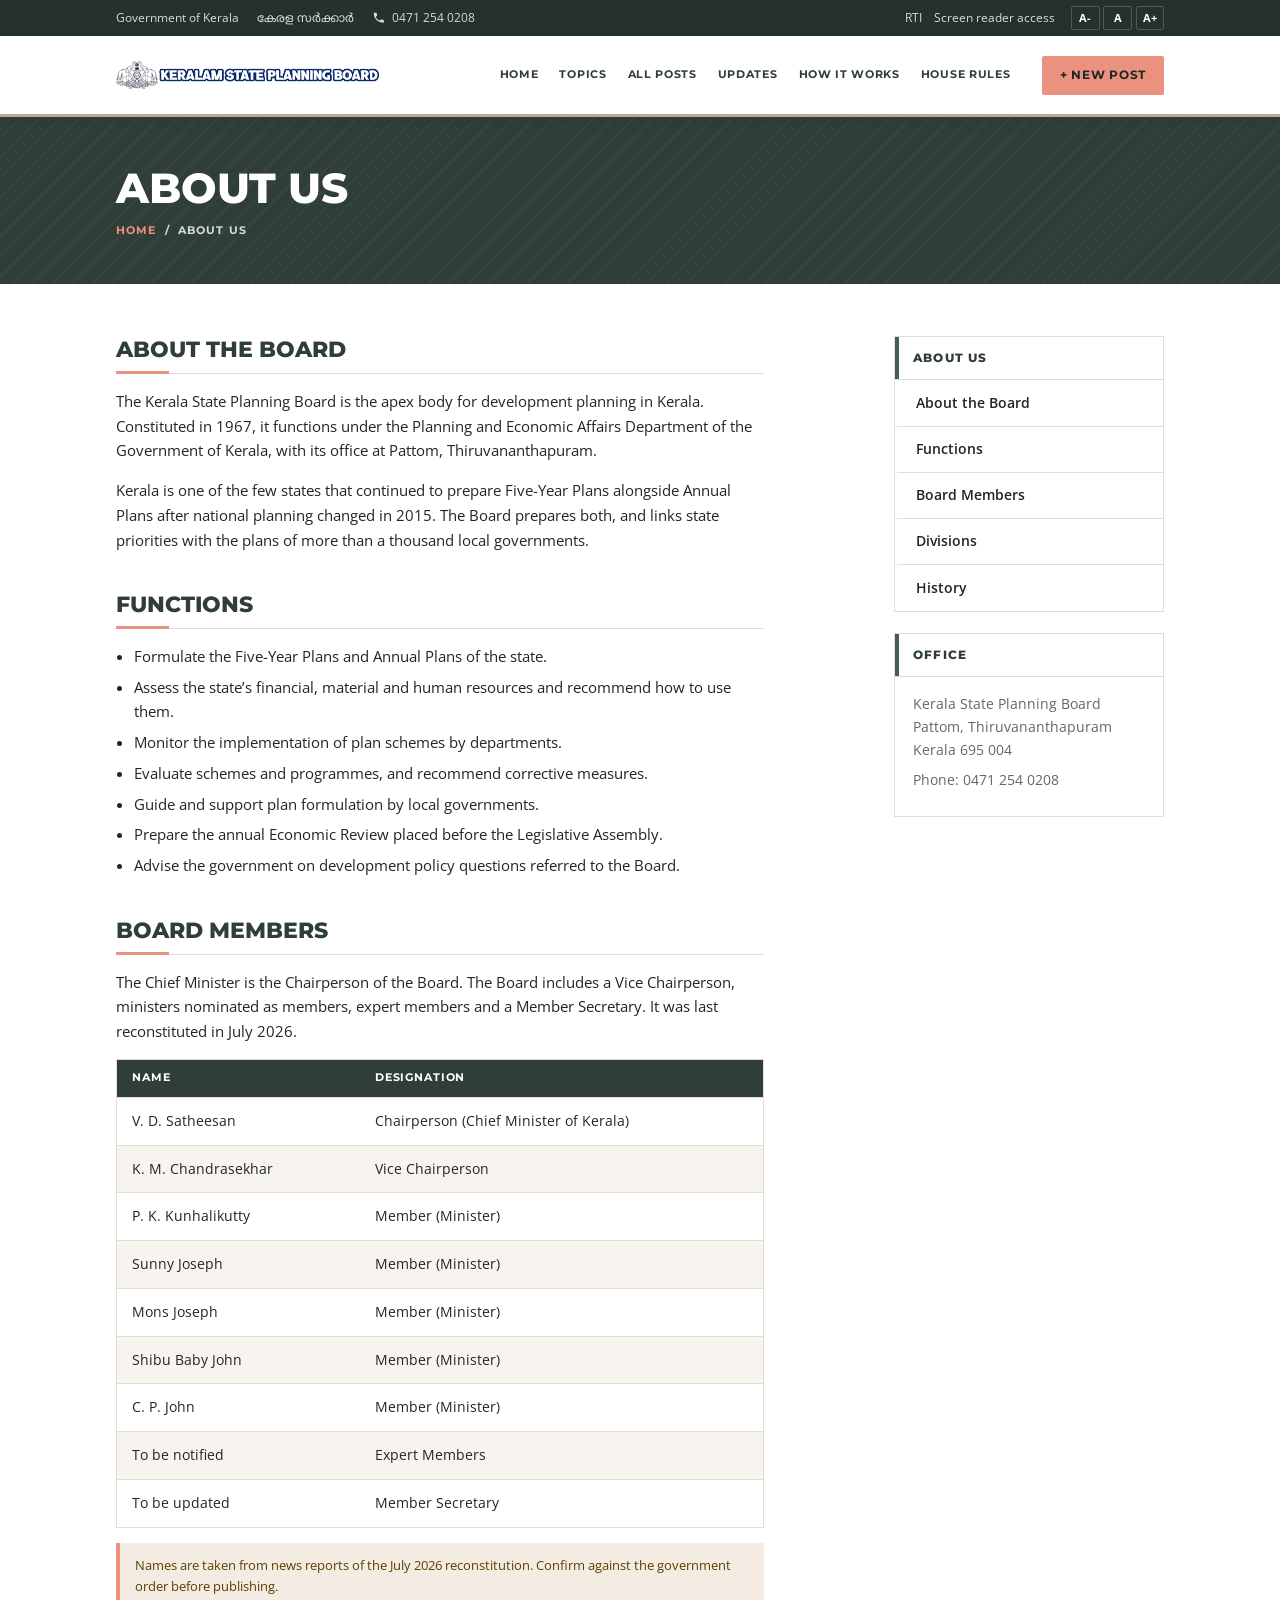
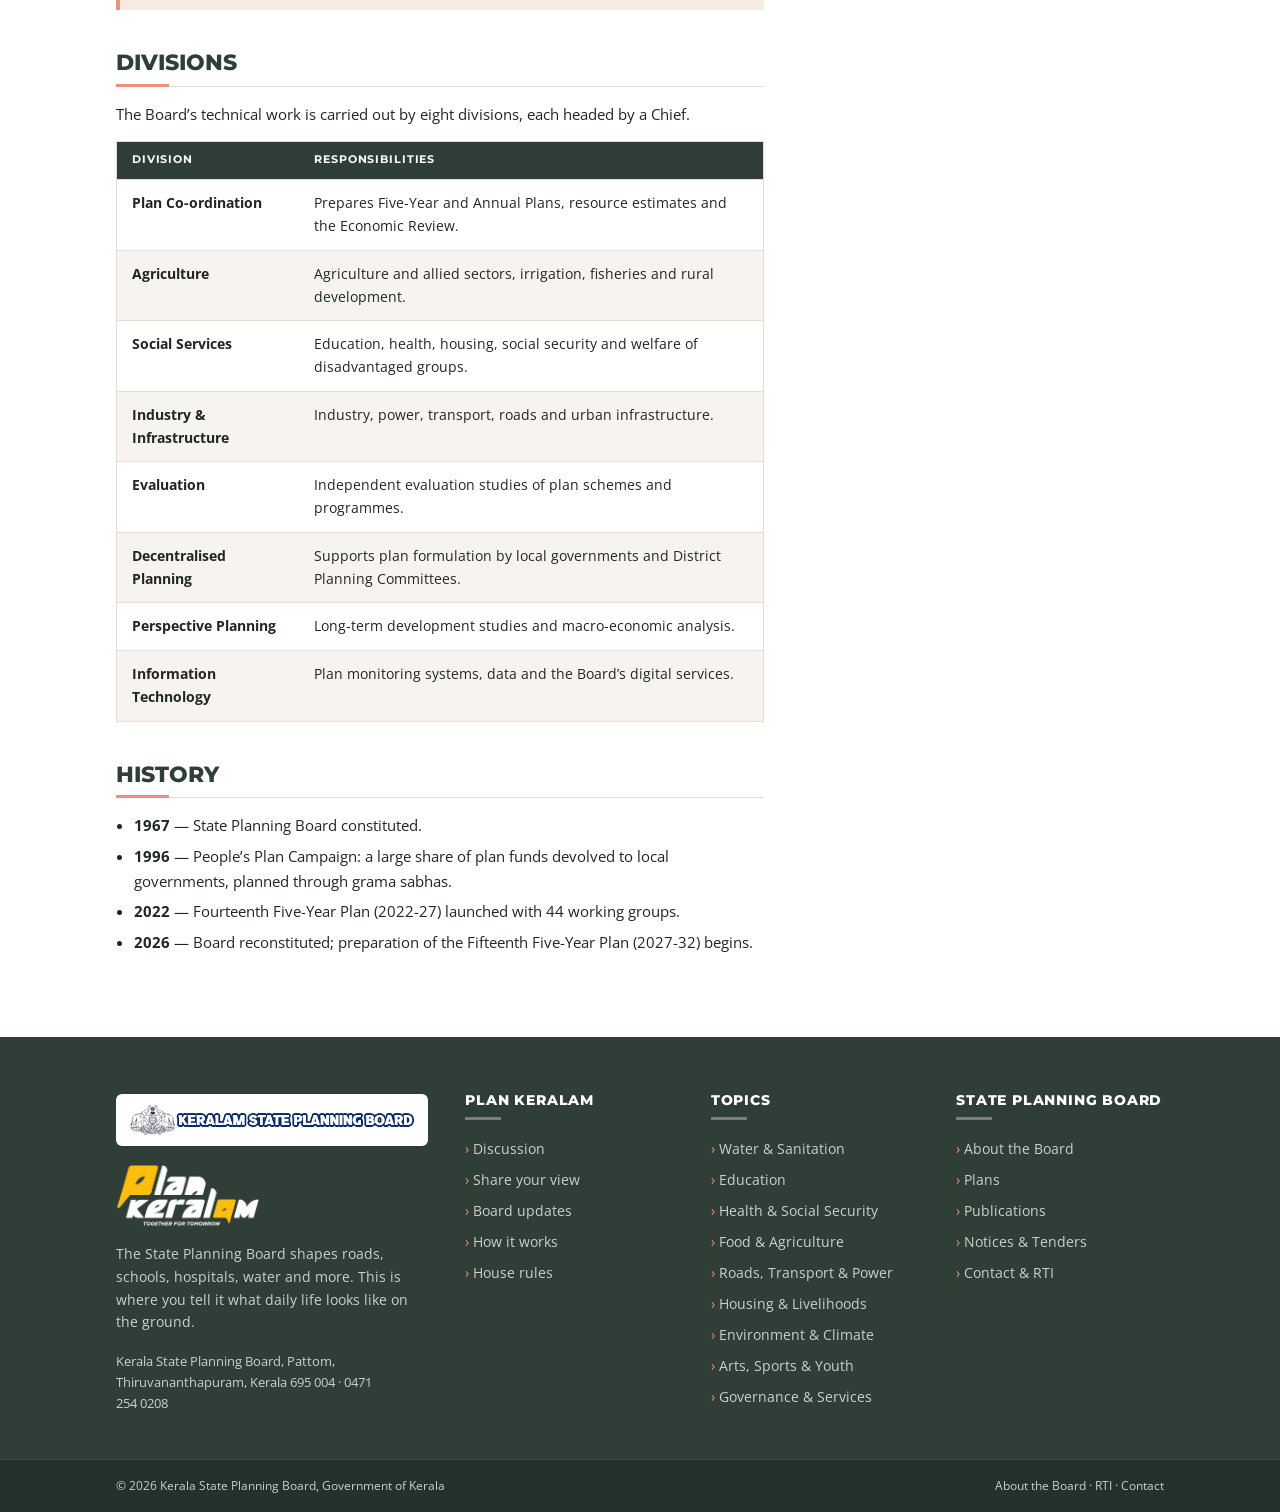
<file: about.html>
<!doctype html>
<html lang="en">
<head>
<meta charset="utf-8">
<meta name="viewport" content="width=device-width,initial-scale=1">
<title>About Us · Kerala State Planning Board</title>
<meta name="description" content="About the Kerala State Planning Board: functions, members, divisions and history.">
<link rel="preconnect" href="https://fonts.googleapis.com">
<link rel="stylesheet" href="https://fonts.googleapis.com/css2?family=Montserrat:wght@600;700;800&family=Open+Sans:wght@400;600;700&family=Noto+Sans+Malayalam:wght@400;600&display=swap">
<link rel="stylesheet" href="assets/gov.css">
<script src="assets/common.js"></script>
</head>
<body>
<div id="site-header"></div>
<main id="main">
  <section class="pbanner"><div class="wrap">
    <h1>About Us</h1>
    <div class="crumb"><a href="index.html">Home</a> &nbsp;/&nbsp; About Us</div>
  </div></section>
  <div class="wrap inner">
    <div class="prose">
      <h2 id="board">About the Board</h2>
      <p>The Kerala State Planning Board is the apex body for development planning in Kerala. Constituted in 1967, it functions under the Planning and Economic Affairs Department of the Government of Kerala, with its office at Pattom, Thiruvananthapuram.</p>
      <p>Kerala is one of the few states that continued to prepare Five-Year Plans alongside Annual Plans after national planning changed in 2015. The Board prepares both, and links state priorities with the plans of more than a thousand local governments.</p>

      <h2 id="functions">Functions</h2>
      <ul>
        <li>Formulate the Five-Year Plans and Annual Plans of the state.</li>
        <li>Assess the state’s financial, material and human resources and recommend how to use them.</li>
        <li>Monitor the implementation of plan schemes by departments.</li>
        <li>Evaluate schemes and programmes, and recommend corrective measures.</li>
        <li>Guide and support plan formulation by local governments.</li>
        <li>Prepare the annual Economic Review placed before the Legislative Assembly.</li>
        <li>Advise the government on development policy questions referred to the Board.</li>
      </ul>

      <h2 id="members">Board Members</h2>
      <p>The Chief Minister is the Chairperson of the Board. The Board includes a Vice Chairperson, ministers nominated as members, expert members and a Member Secretary. It was last reconstituted in July 2026.</p>
      <div class="tblw"><table class="tbl">
        <thead><tr><th>Name</th><th>Designation</th></tr></thead>
        <tbody>
          <tr><td>V. D. Satheesan</td><td>Chairperson (Chief Minister of Kerala)</td></tr>
          <tr><td>K. M. Chandrasekhar</td><td>Vice Chairperson</td></tr>
          <tr><td>P. K. Kunhalikutty</td><td>Member (Minister)</td></tr>
          <tr><td>Sunny Joseph</td><td>Member (Minister)</td></tr>
          <tr><td>Mons Joseph</td><td>Member (Minister)</td></tr>
          <tr><td>Shibu Baby John</td><td>Member (Minister)</td></tr>
          <tr><td>C. P. John</td><td>Member (Minister)</td></tr>
          <tr><td>To be notified</td><td>Expert Members</td></tr>
          <tr><td>To be updated</td><td>Member Secretary</td></tr>
        </tbody>
      </table></div>
      <div class="verify">Names are taken from news reports of the July 2026 reconstitution. Confirm against the government order before publishing.</div>

      <h2 id="divisions">Divisions</h2>
      <p>The Board’s technical work is carried out by eight divisions, each headed by a Chief.</p>
      <div class="tblw"><table class="tbl" id="dtbl"><thead><tr><th>Division</th><th>Responsibilities</th></tr></thead><tbody></tbody></table></div>

      <h2 id="history">History</h2>
      <ul>
        <li><b>1967</b> — State Planning Board constituted.</li>
        <li><b>1996</b> — People’s Plan Campaign: a large share of plan funds devolved to local governments, planned through grama sabhas.</li>
        <li><b>2022</b> — Fourteenth Five-Year Plan (2022-27) launched with 44 working groups.</li>
        <li><b>2026</b> — Board reconstituted; preparation of the Fifteenth Five-Year Plan (2027-32) begins.</li>
      </ul>
    </div>
    <aside>
      <div class="panel"><h3>About Us</h3><ul class="snav"><li><a href="#board">About the Board</a></li><li><a href="#functions">Functions</a></li><li><a href="#members">Board Members</a></li><li><a href="#divisions">Divisions</a></li><li><a href="#history">History</a></li></ul></div>
      <div class="panel"><h3>Office</h3><div class="pad"><p>Kerala State Planning Board<br>Pattom, Thiruvananthapuram<br>Kerala 695 004</p><p>Phone: 0471 254 0208</p></div></div>
    </aside>
  </div>
</main>
<div id="site-footer"></div>
<script>
document.querySelector('#dtbl tbody').innerHTML=KP.DIVISIONS.map(function(d){return '<tr><td><b>'+d[1]+'</b></td><td>'+d[2]+'</td></tr>'}).join('');
</script>
</body>
</html>
</file>
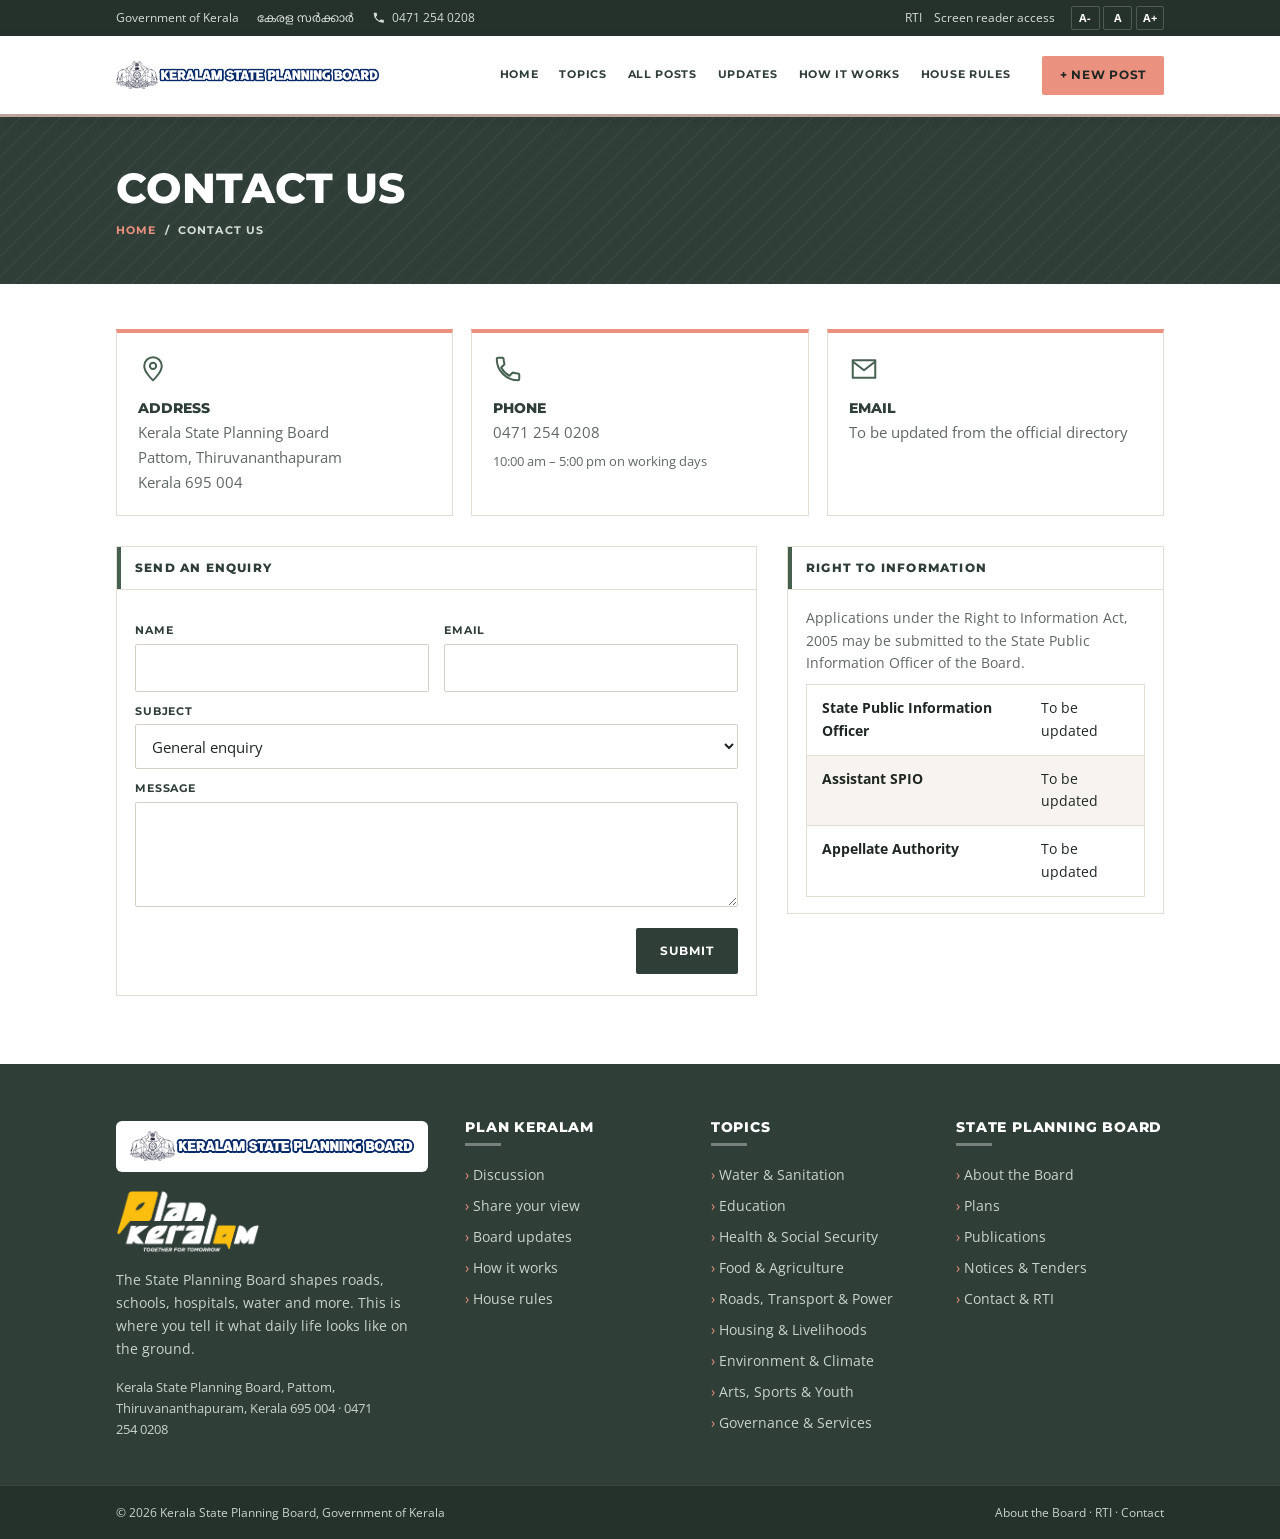
<file: contact.html>
<!doctype html>
<html lang="en">
<head>
<meta charset="utf-8">
<meta name="viewport" content="width=device-width,initial-scale=1">
<title>Contact Us · Kerala State Planning Board</title>
<meta name="description" content="Contact the Kerala State Planning Board, Pattom, Thiruvananthapuram. Right to Information.">
<link rel="preconnect" href="https://fonts.googleapis.com">
<link rel="stylesheet" href="https://fonts.googleapis.com/css2?family=Montserrat:wght@600;700;800&family=Open+Sans:wght@400;600;700&family=Noto+Sans+Malayalam:wght@400;600&display=swap">
<link rel="stylesheet" href="assets/gov.css">
<script src="assets/common.js"></script>
</head>
<body>
<div id="site-header"></div>
<main id="main">
  <section class="pbanner"><div class="wrap">
    <h1>Contact Us</h1>
    <div class="crumb"><a href="index.html">Home</a> &nbsp;/&nbsp; Contact Us</div>
  </div></section>
  <section class="sec" style="padding-top:3rem"><div class="wrap">
    <div class="contact-grid">
      <div><span id="i1"></span><b>Address</b><p>Kerala State Planning Board<br>Pattom, Thiruvananthapuram<br>Kerala 695 004</p></div>
      <div><span id="i2"></span><b>Phone</b><p>0471 254 0208</p><p style="font-size:.85rem;margin-top:.4rem">10:00 am – 5:00 pm on working days</p></div>
      <div><span id="i3"></span><b>Email</b><p>To be updated from the official directory</p></div>
    </div>
    <div class="news">
      <form class="panel form" id="cf" novalidate style="padding:0">
        <h3>Send an enquiry</h3>
        <div class="form" style="padding:1.4rem 1.2rem">
          <div class="frow"><div class="field"><label for="n">Name</label><input id="n" autocomplete="name"></div><div class="field"><label for="em">Email</label><input id="em" type="email" autocomplete="email"></div></div>
          <div class="field"><label for="sub">Subject</label><select id="sub"><option>General enquiry</option><option>Publications</option><option>Local government planning</option><option>Tenders</option><option>Recruitment</option></select></div>
          <div class="field"><label for="msg">Message</label><textarea id="msg"></textarea></div>
          <div class="factions"><button class="btn" type="submit">Submit</button></div>
        </div>
      </form>
      <div class="panel" id="rti"><h3>Right to Information</h3><div class="pad">
        <p>Applications under the Right to Information Act, 2005 may be submitted to the State Public Information Officer of the Board.</p>
        <table class="tbl" style="margin-top:.6rem"><tbody>
          <tr><td><b>State Public Information Officer</b></td><td>To be updated</td></tr>
          <tr><td><b>Assistant SPIO</b></td><td>To be updated</td></tr>
          <tr><td><b>Appellate Authority</b></td><td>To be updated</td></tr>
        </tbody></table>
      </div></div>
    </div>
  </div></section>
</main>
<div id="site-footer"></div>
<script>
['pin','phone','mail'].forEach(function(n,i){document.getElementById('i'+(i+1)).replaceWith(KP.ico(n))});
document.getElementById('cf').addEventListener('submit',function(e){e.preventDefault();
  var ok=['n','em','msg'].every(function(id){return document.getElementById(id).value.trim()});
  KP.toast(ok?'Thank you. Your enquiry has been noted (demo — not sent).':'Please fill in your name, email and message.');if(ok)e.target.reset();});
</script>
</body>
</html>
</file>
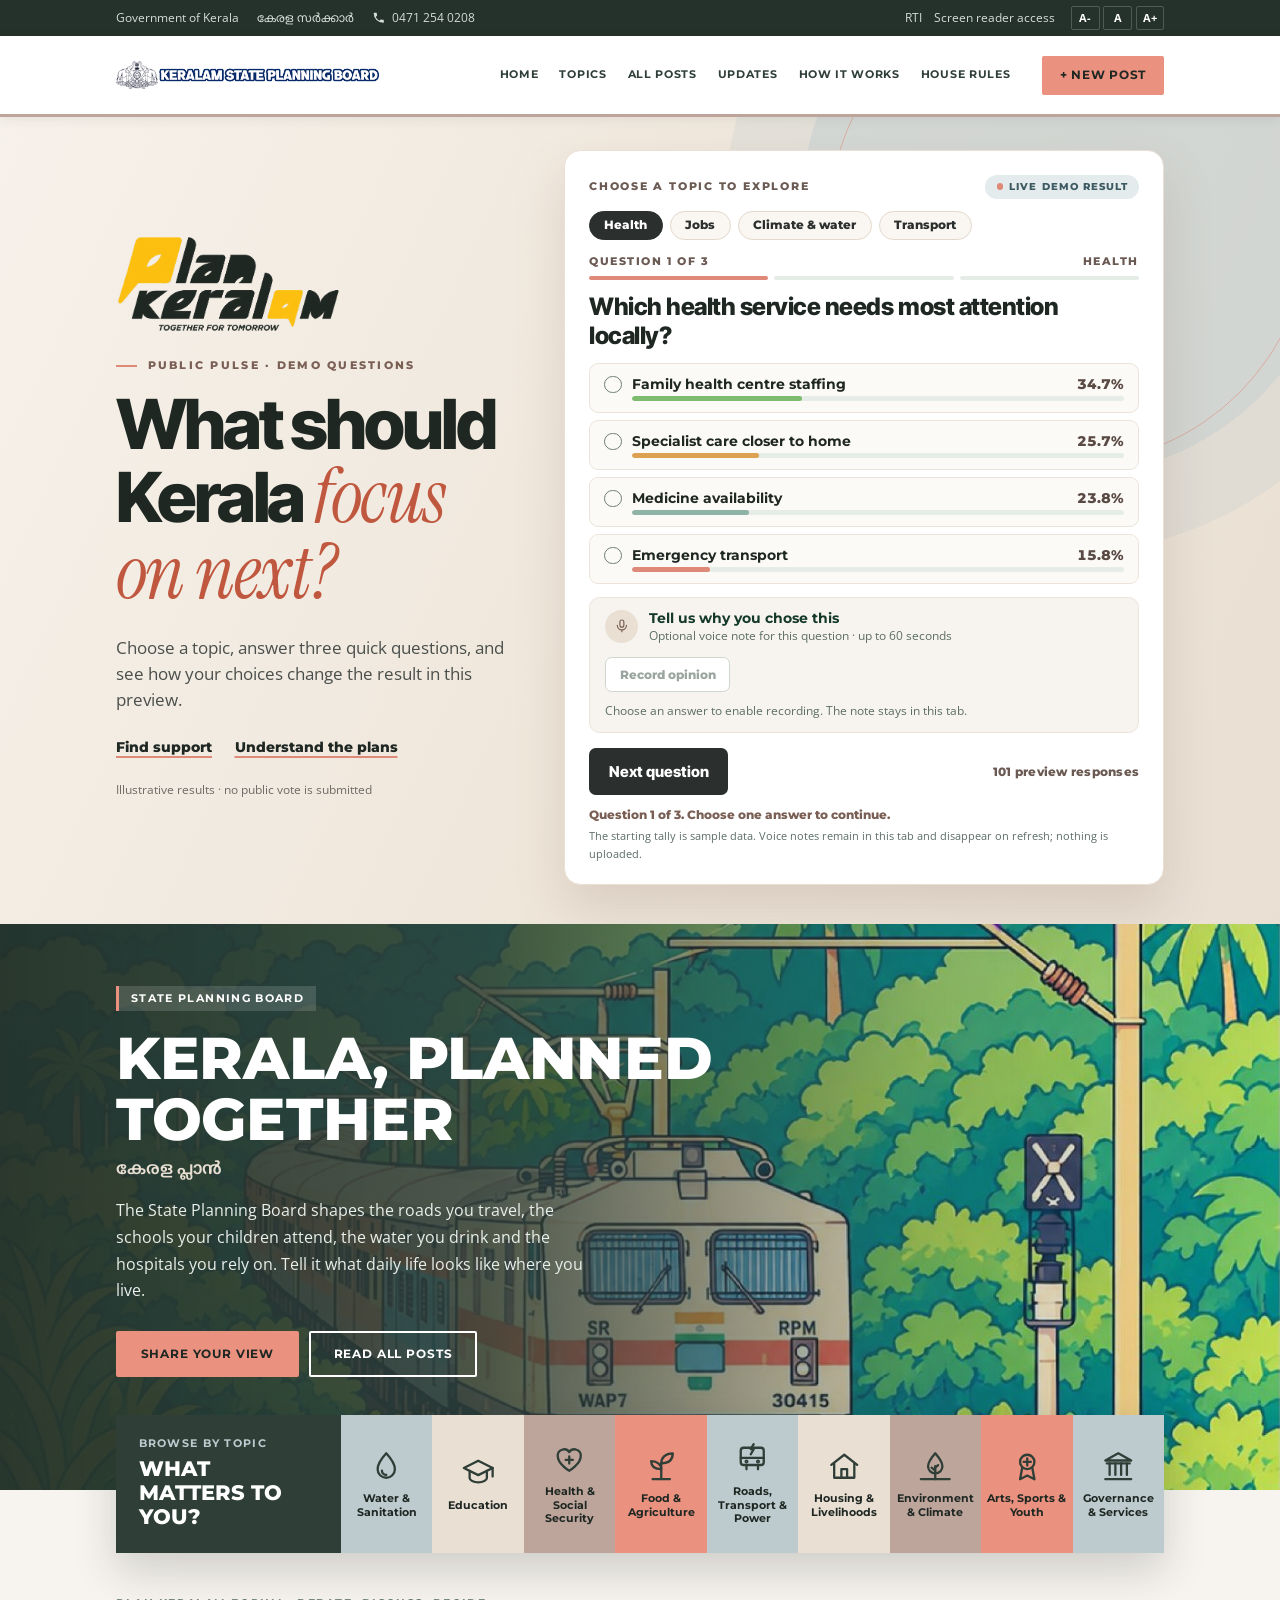
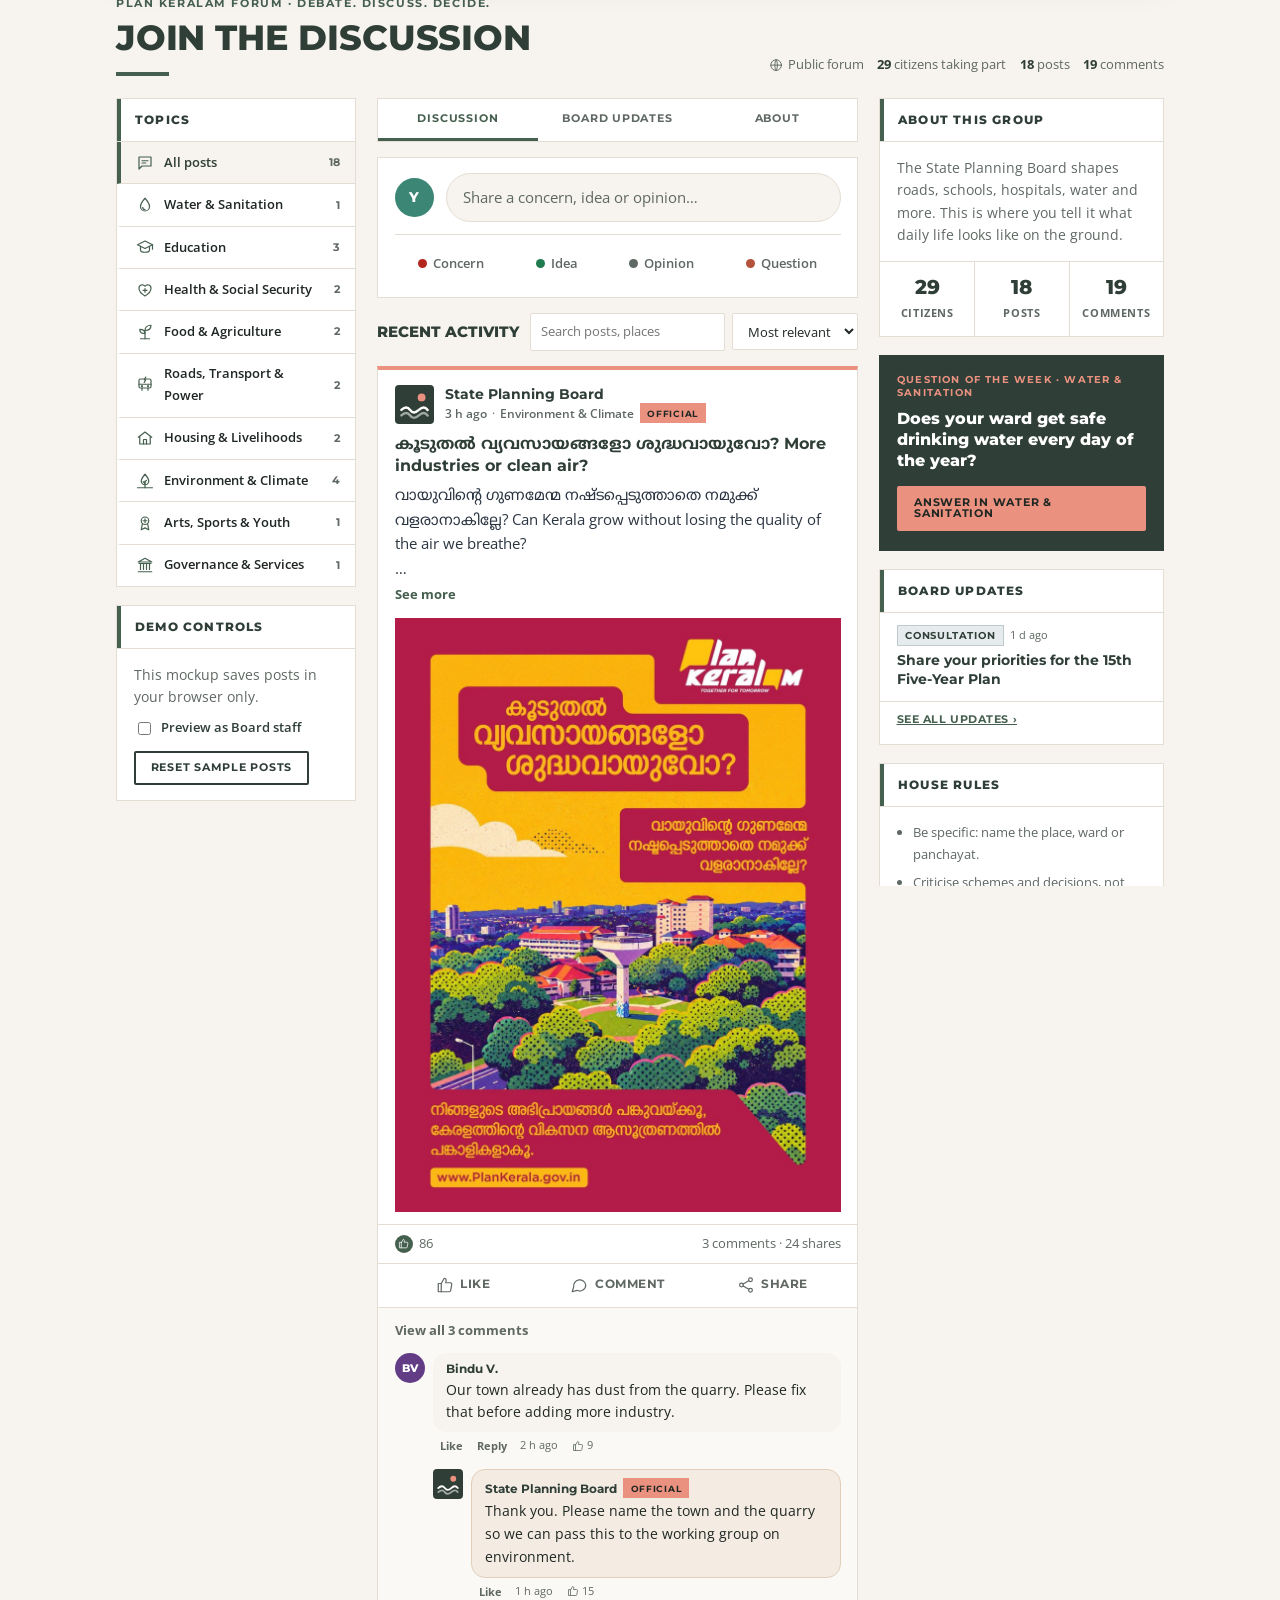
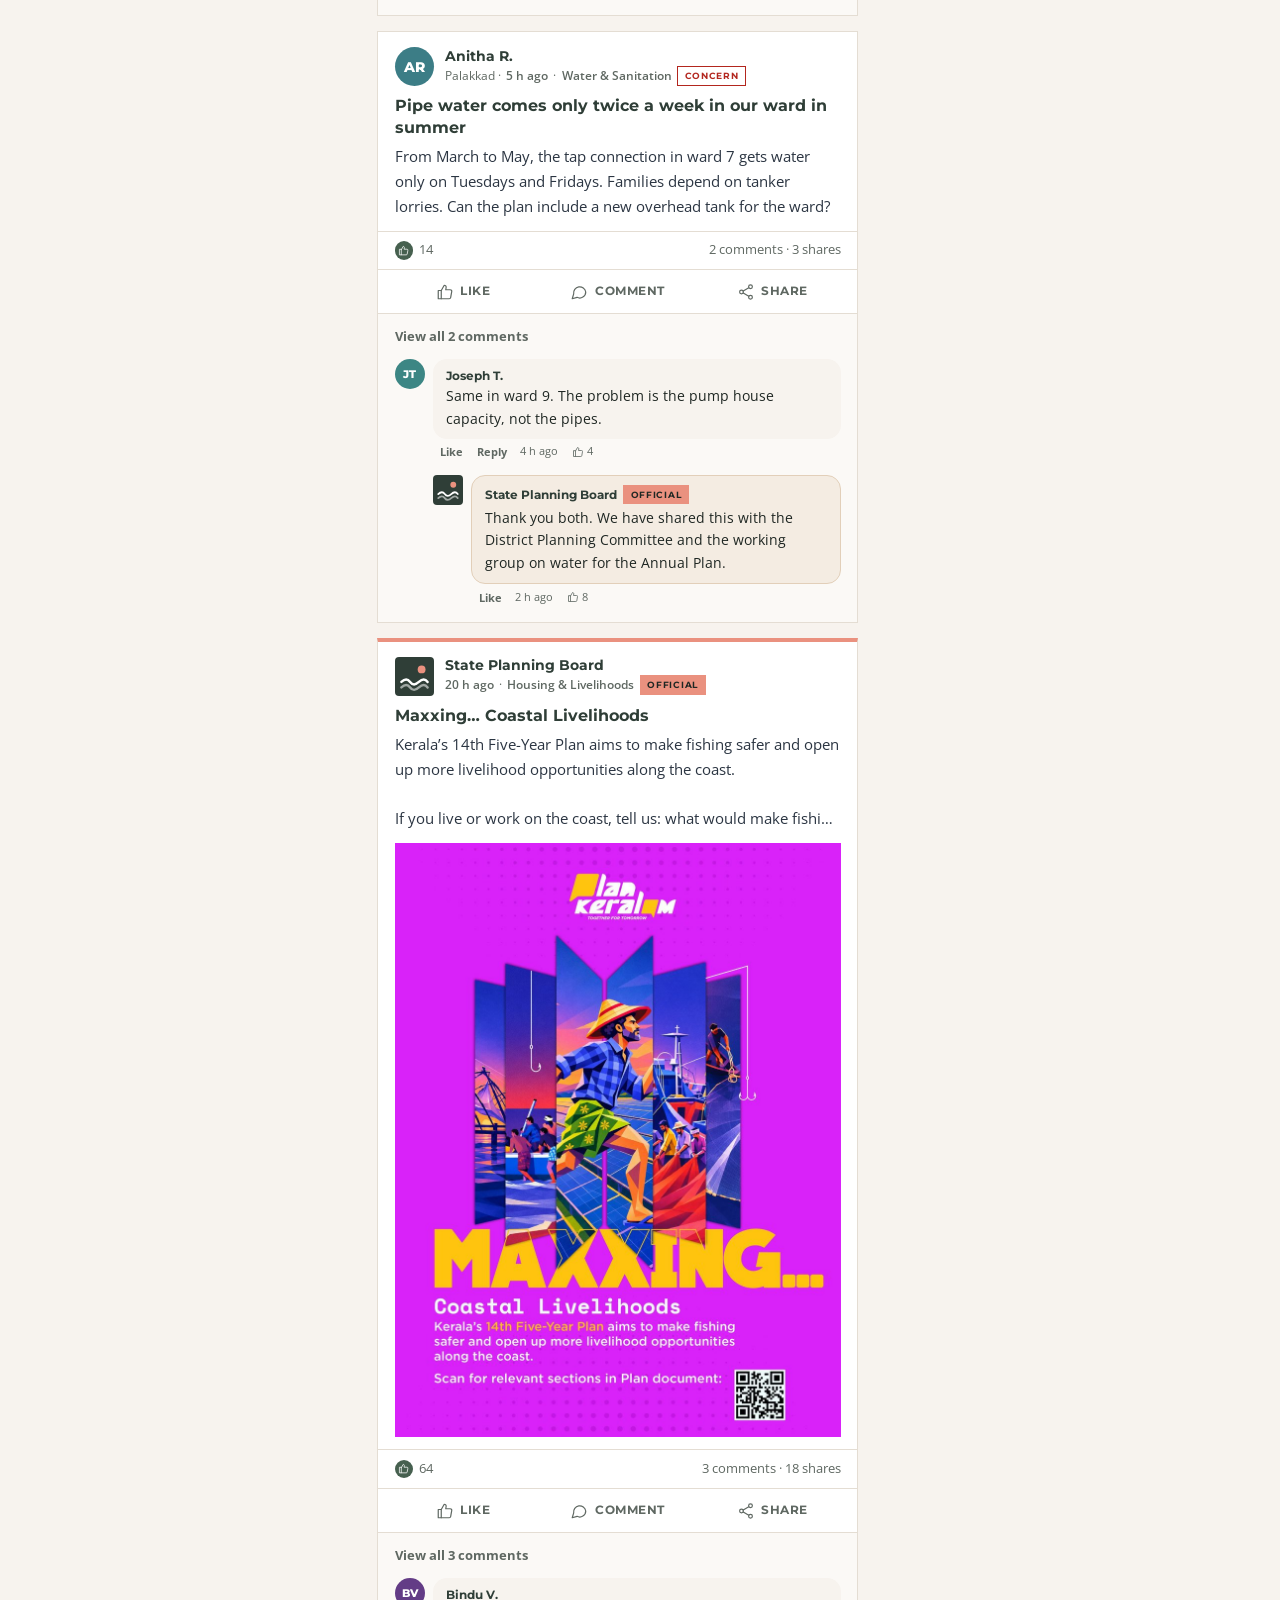
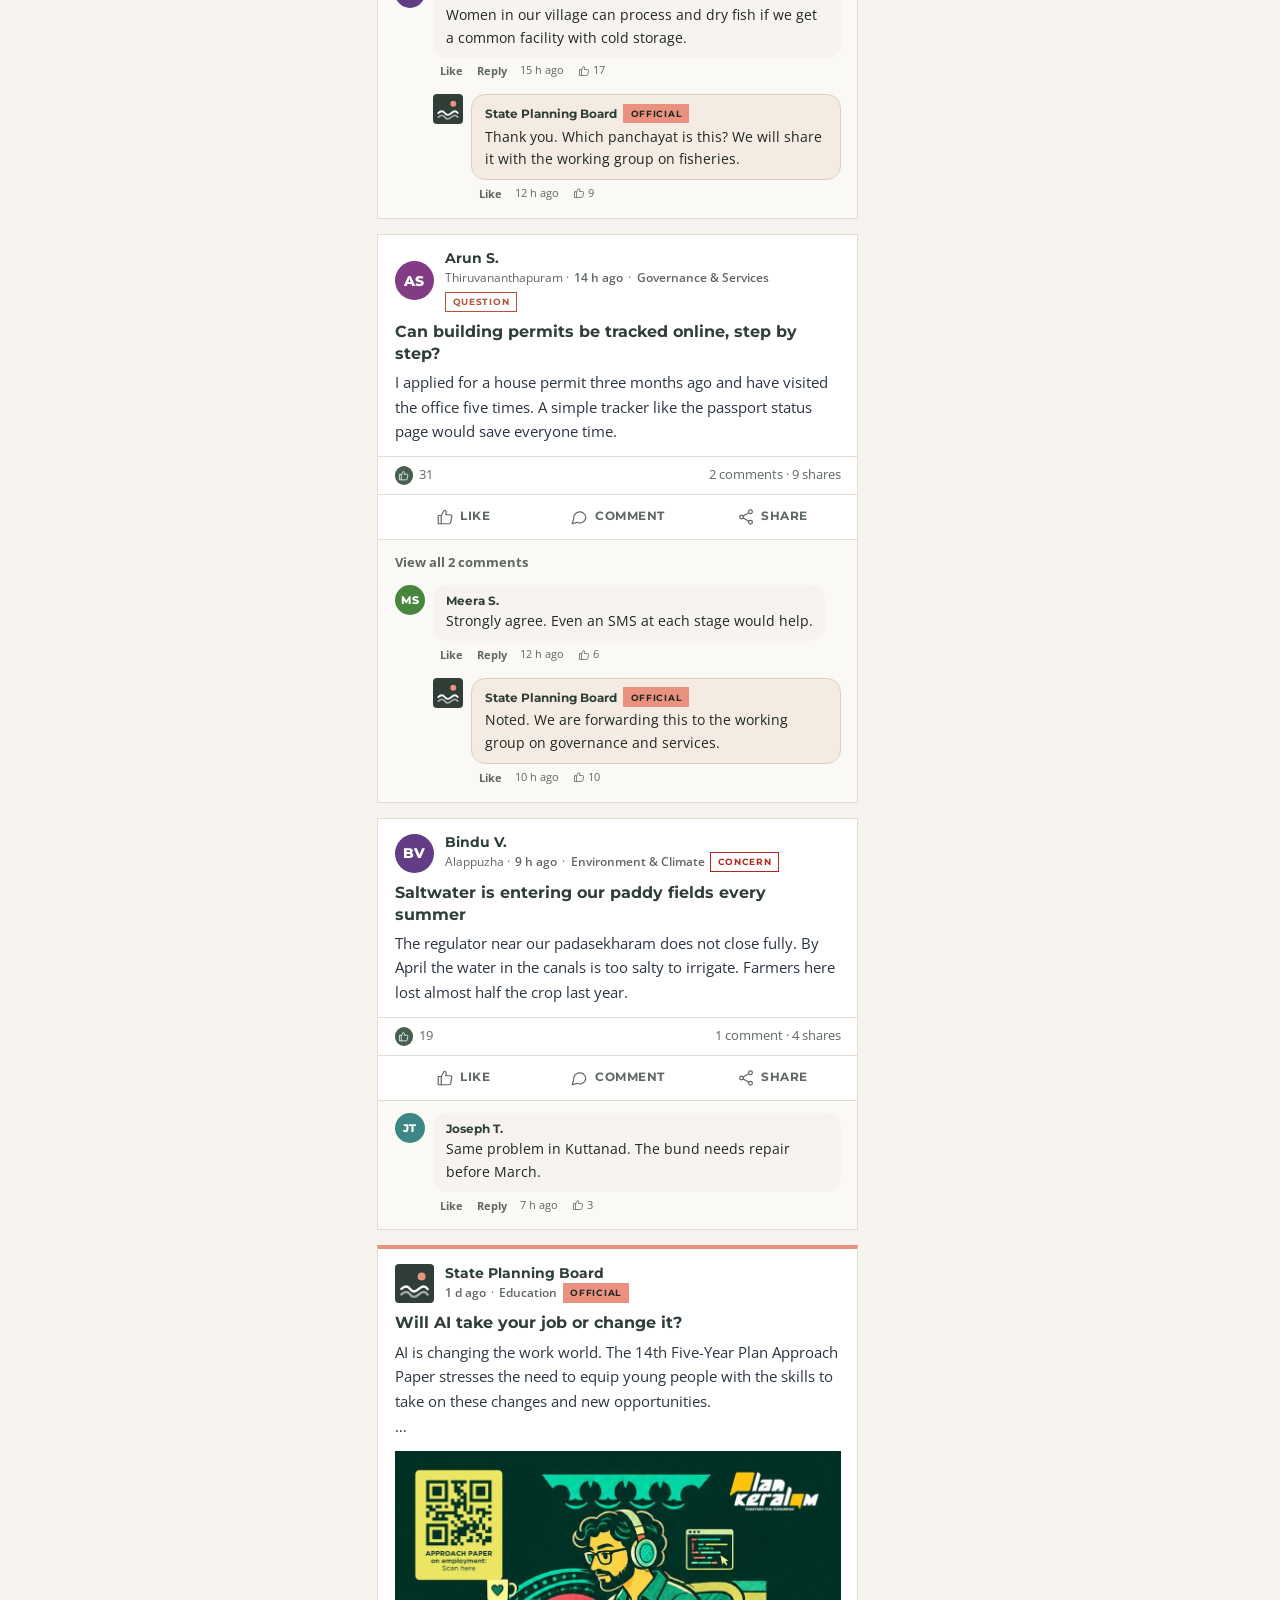
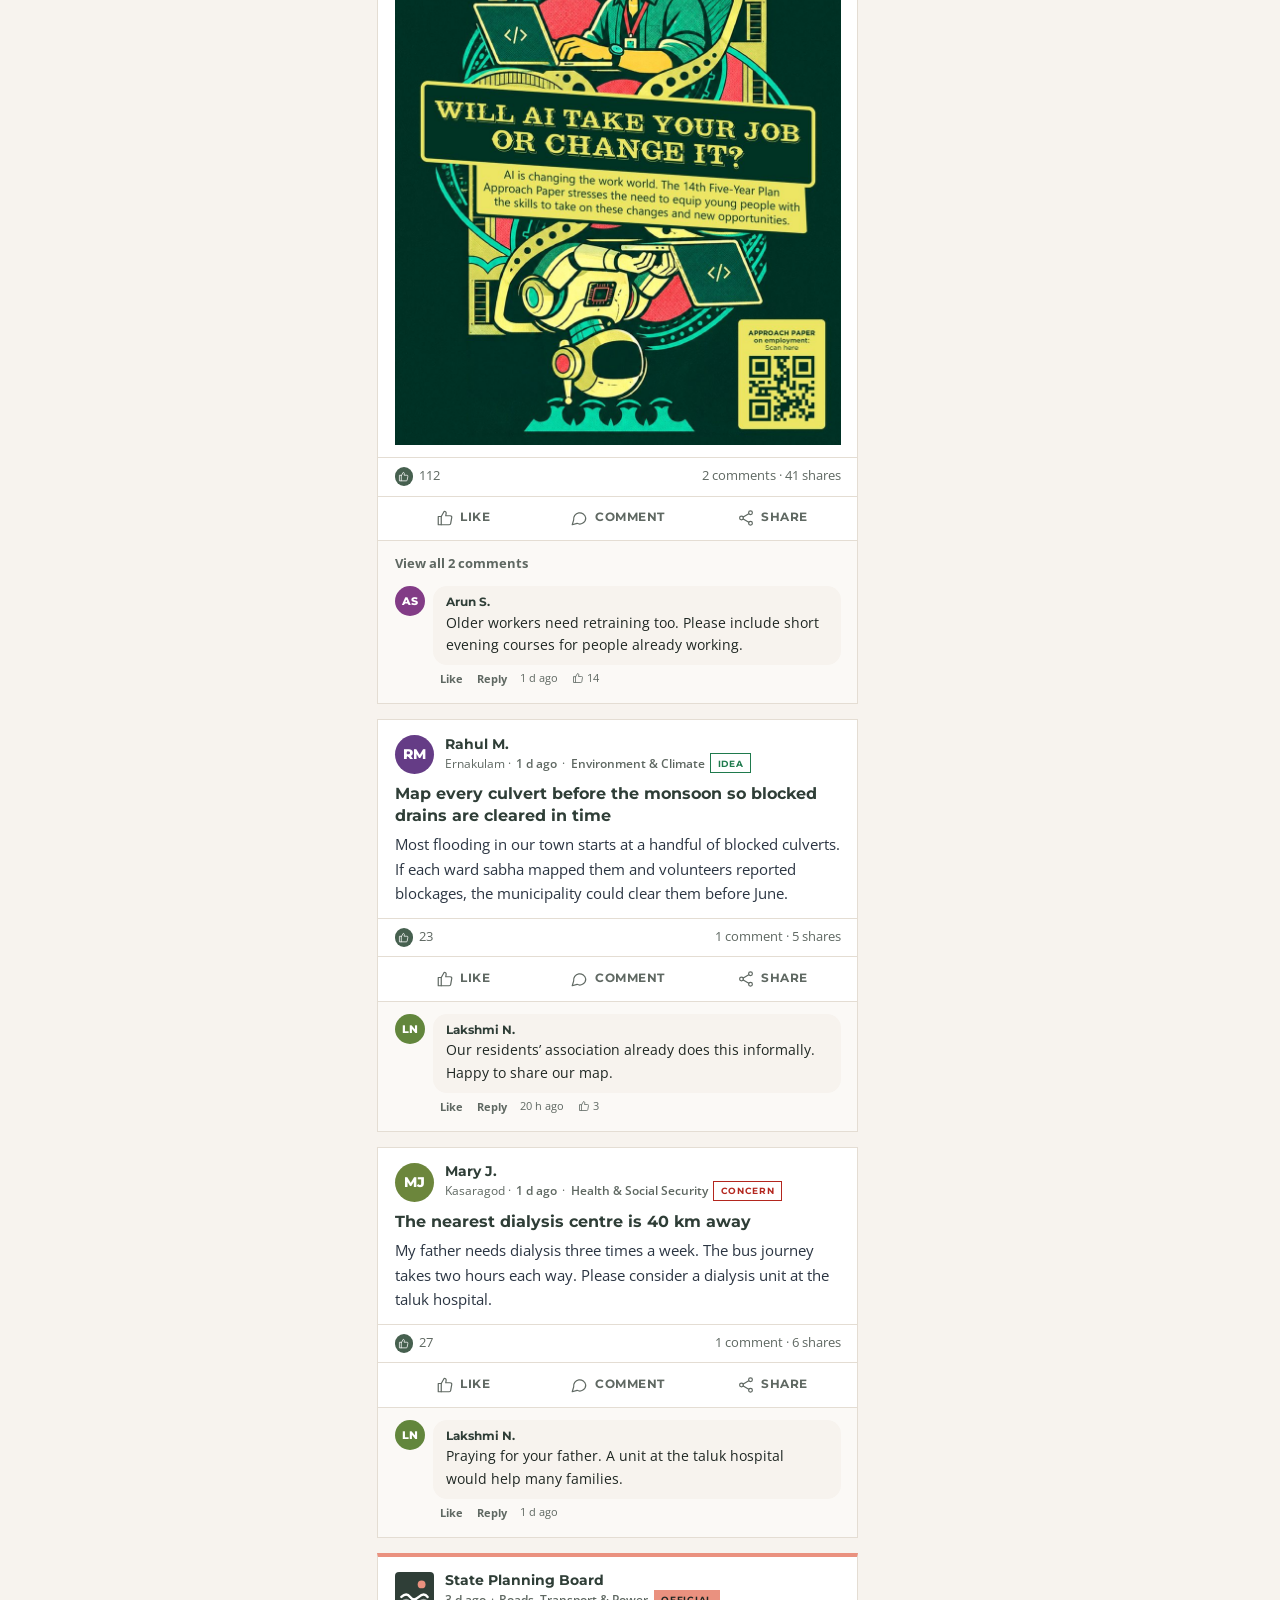
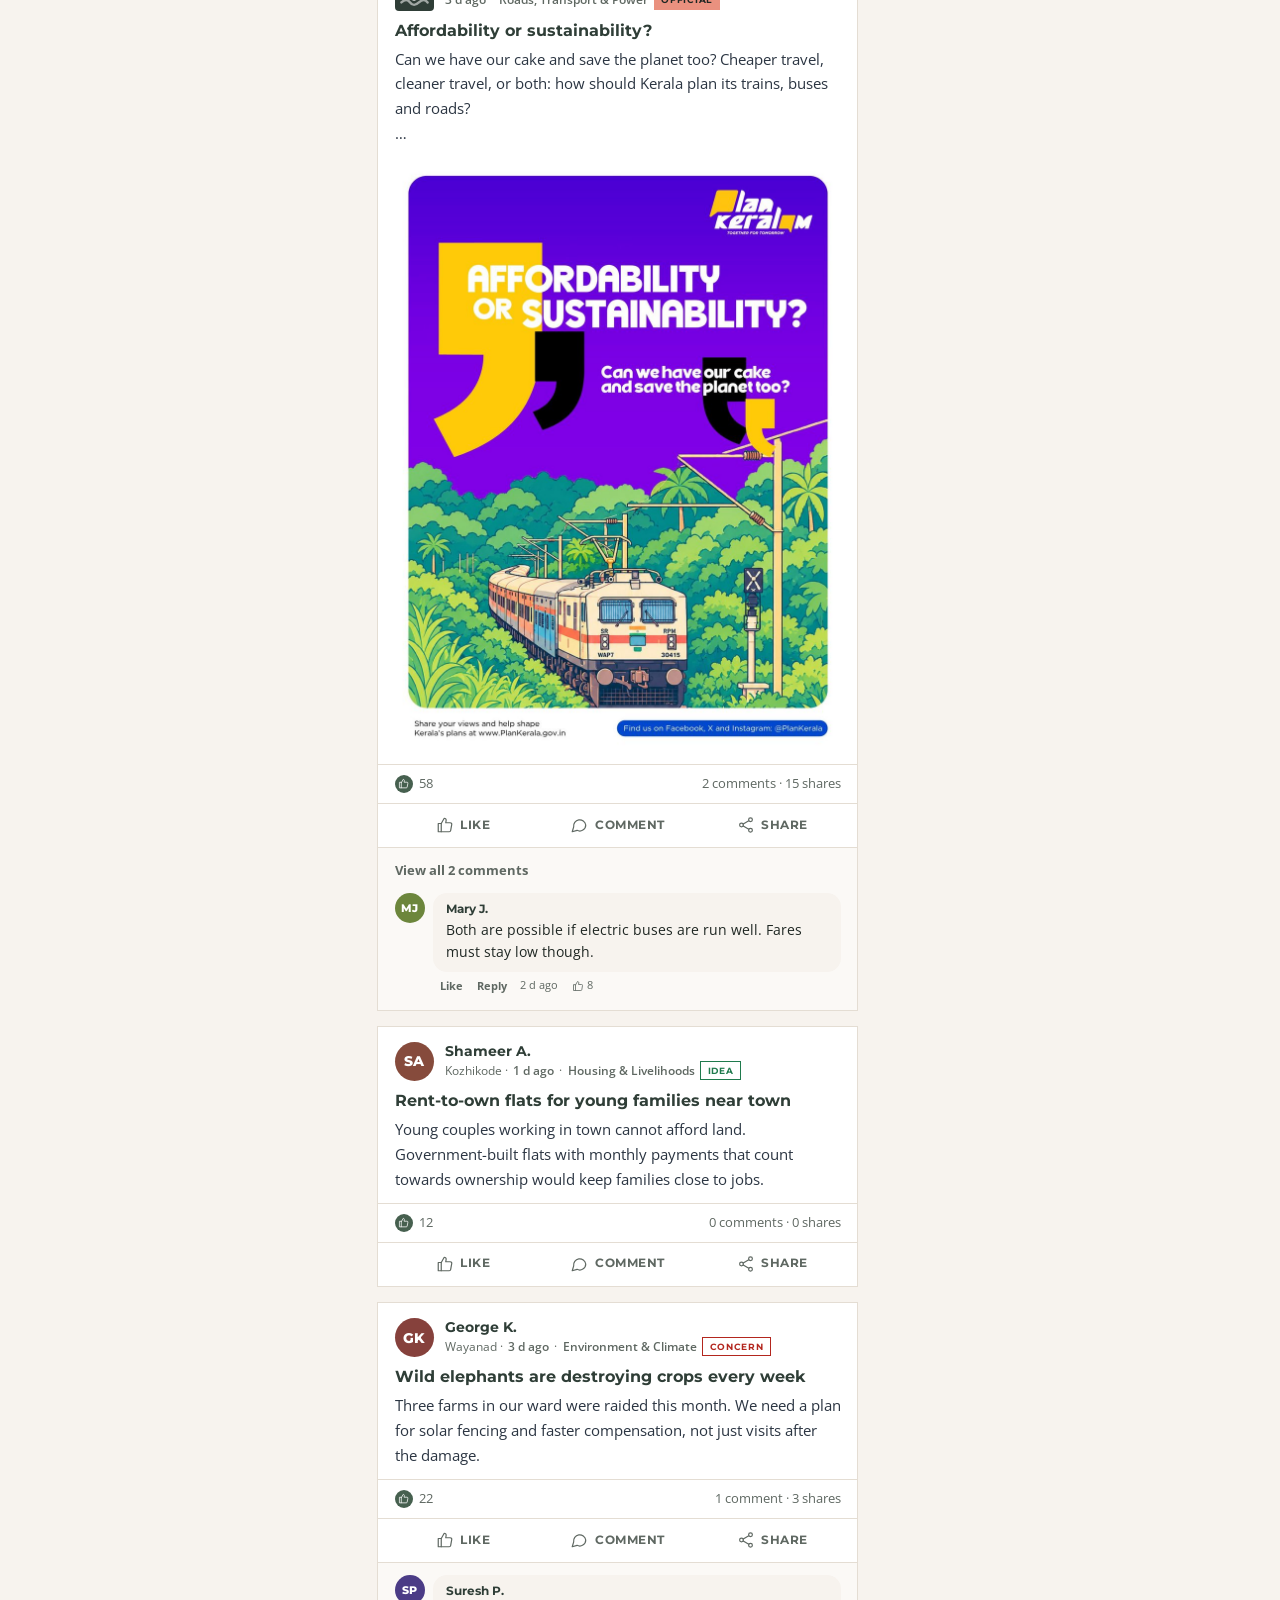
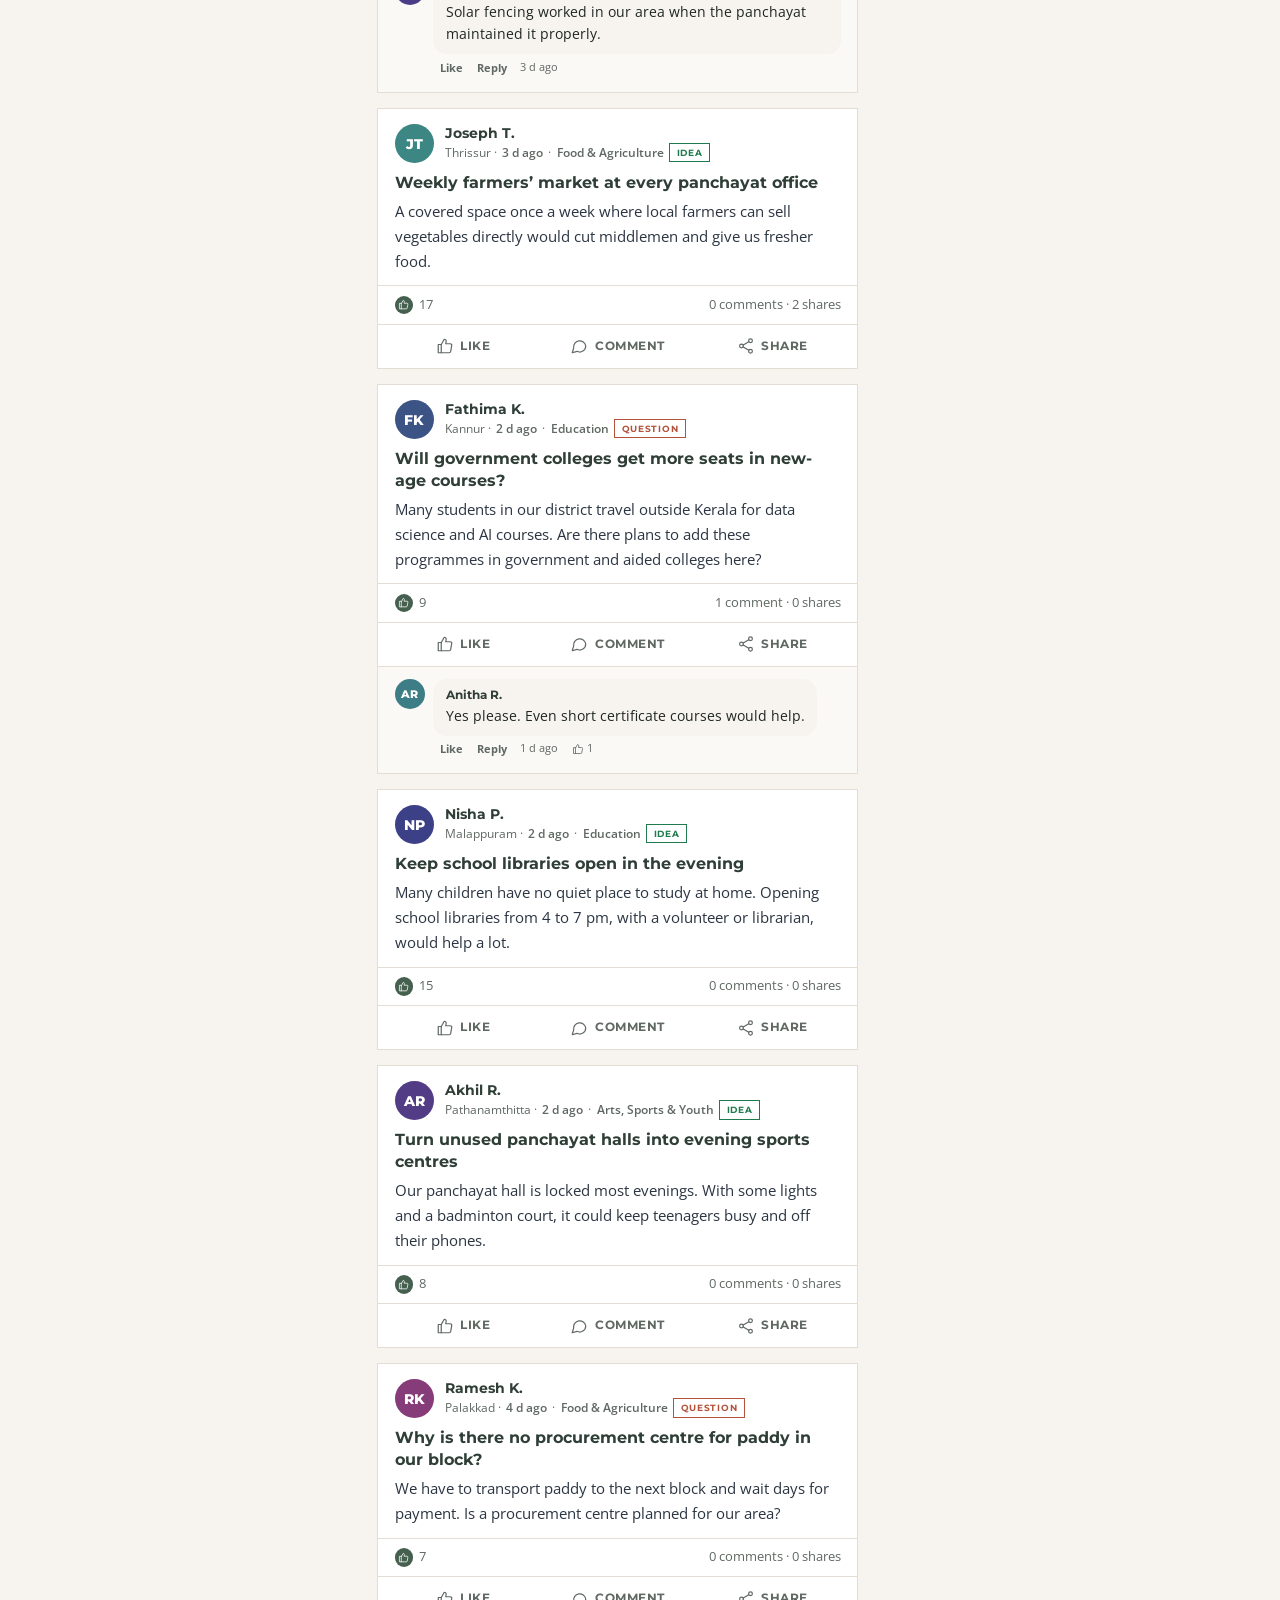
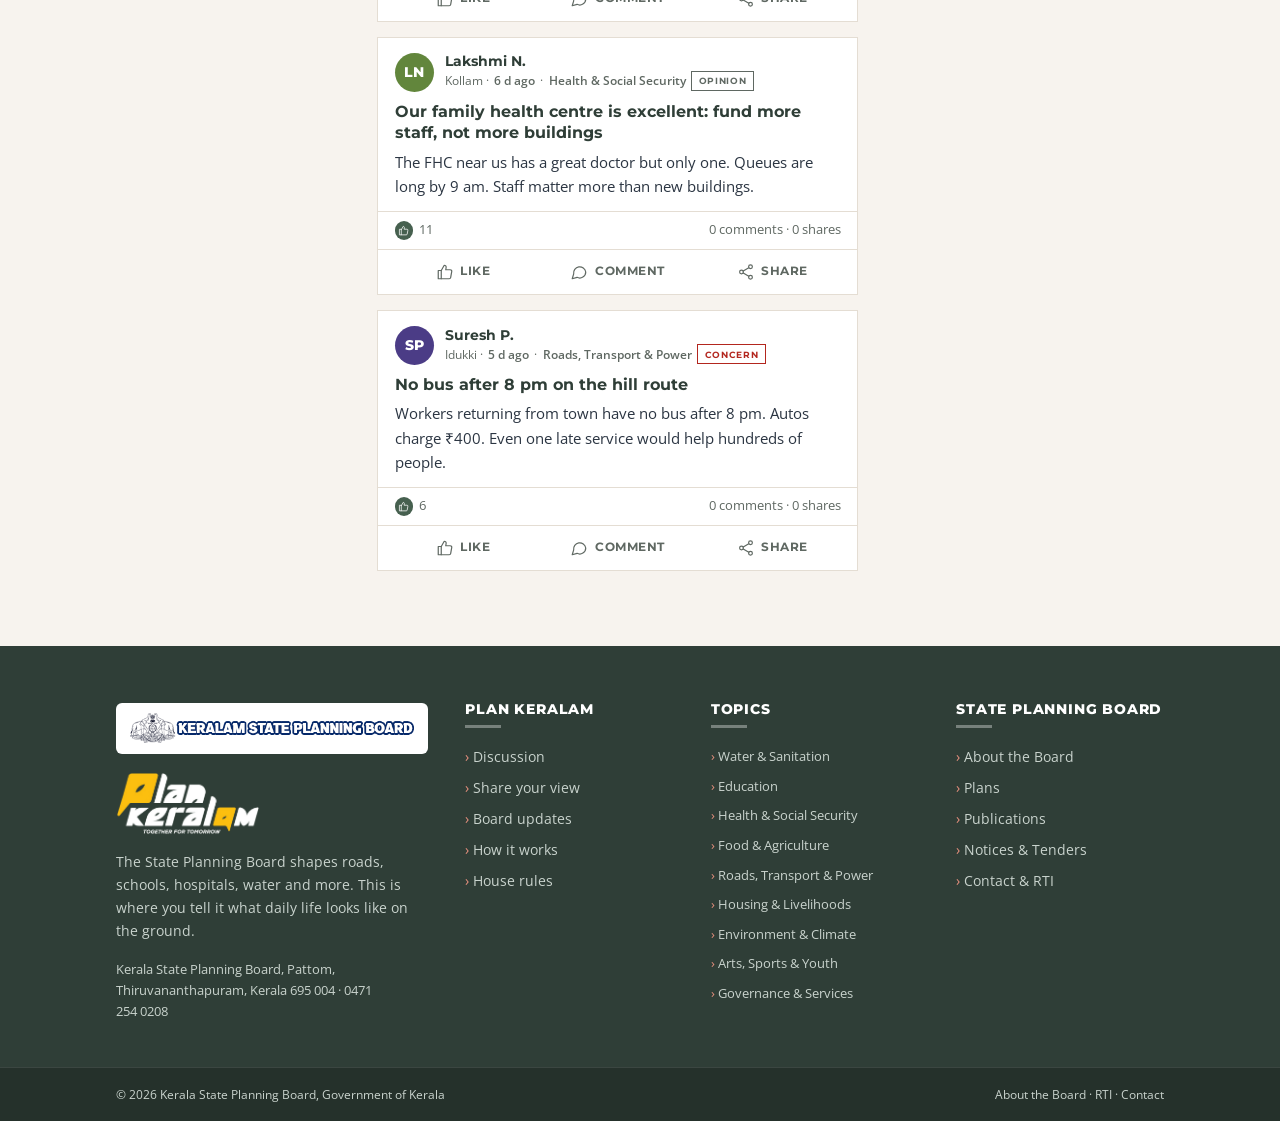
<file: forum.html>
<!doctype html>
<html lang="en"><head><meta charset="utf-8"><title>Kerala Plan</title>
<script>location.replace('index.html'+location.hash.replace(/^#(?!all$|new$|post\/|topic\/|updates|about)(\w+)/,'#topic/$1'));</script>
<meta http-equiv="refresh" content="0; url=index.html"></head>
<body><a href="index.html">Go to Kerala Plan</a></body></html>
</file>
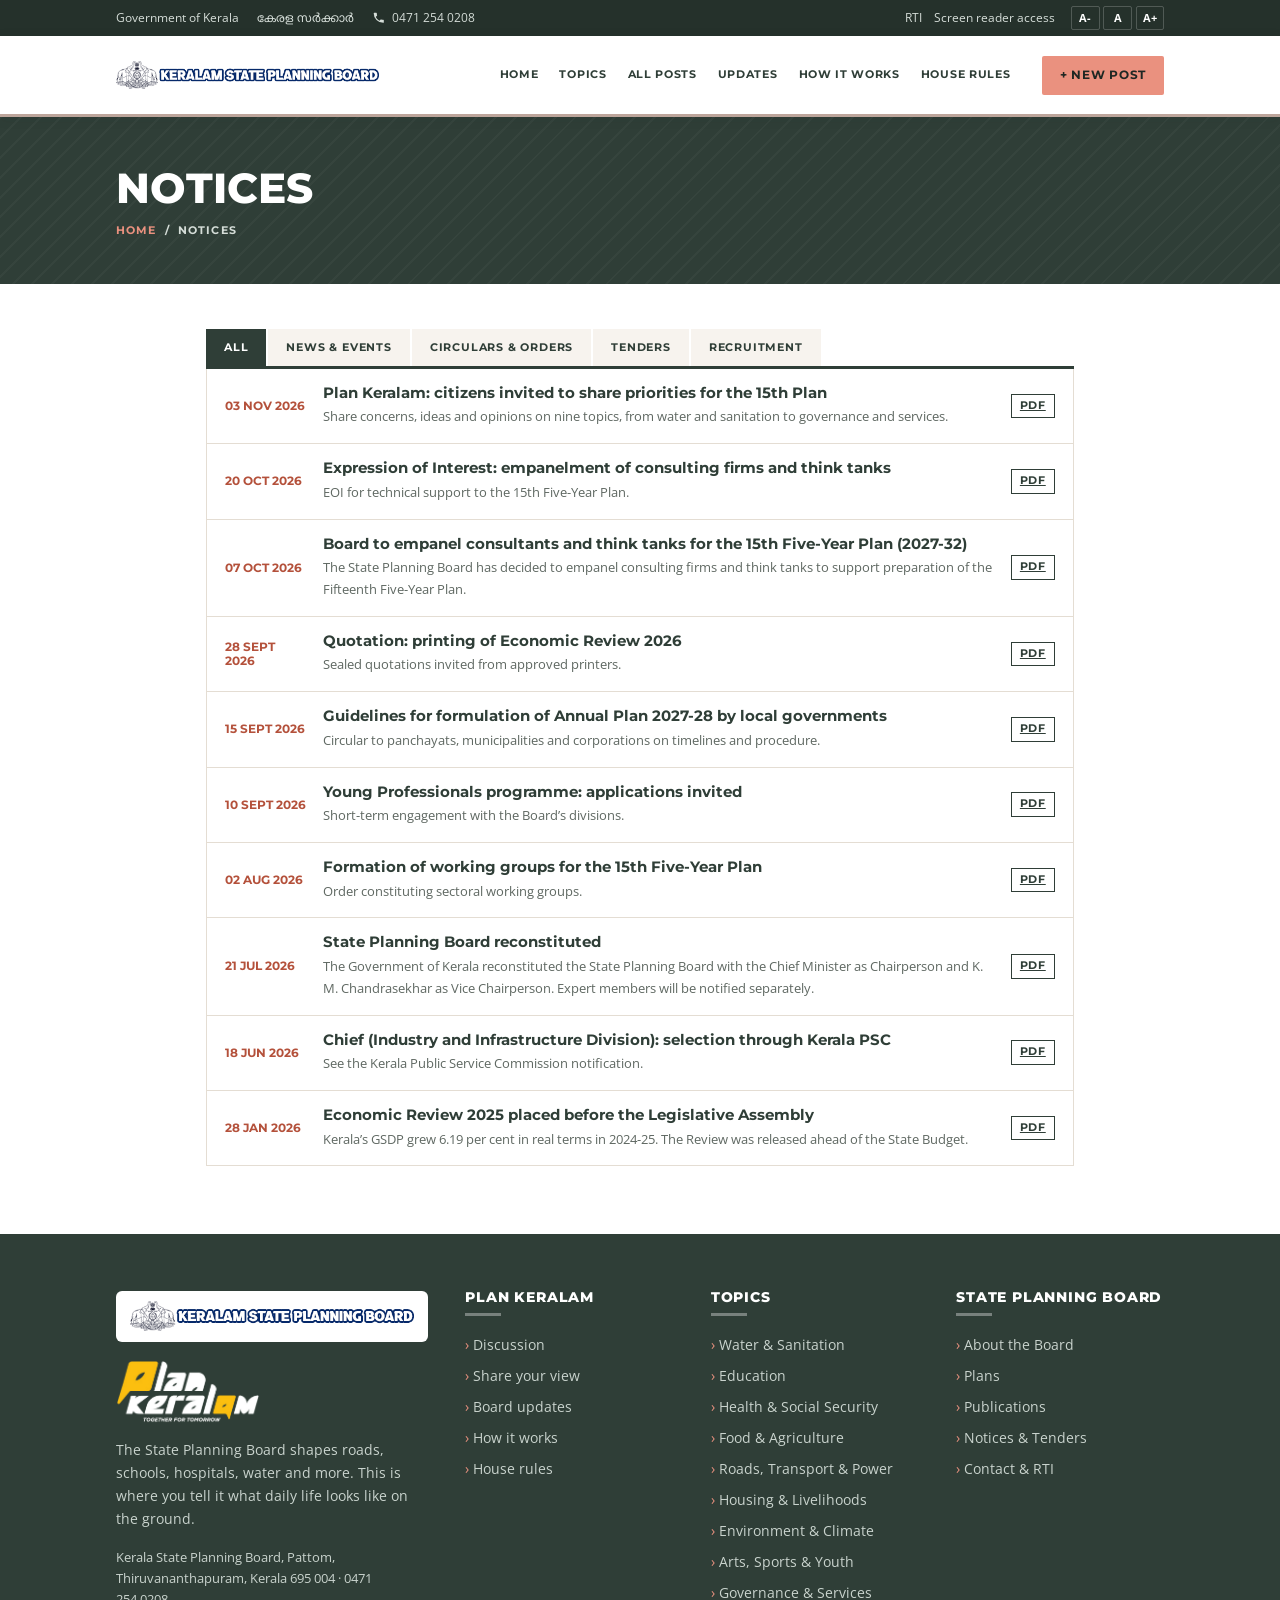
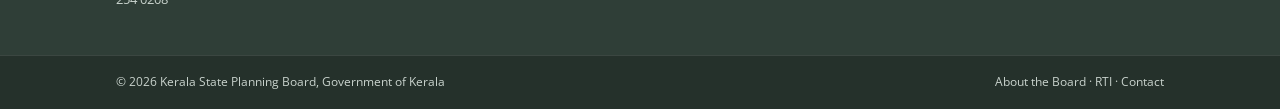
<file: notices.html>
<!doctype html>
<html lang="en">
<head>
<meta charset="utf-8">
<meta name="viewport" content="width=device-width,initial-scale=1">
<title>Notices · Kerala State Planning Board</title>
<meta name="description" content="News, circulars, tenders and recruitment notices of the Kerala State Planning Board.">
<link rel="preconnect" href="https://fonts.googleapis.com">
<link rel="stylesheet" href="https://fonts.googleapis.com/css2?family=Montserrat:wght@600;700;800&family=Open+Sans:wght@400;600;700&family=Noto+Sans+Malayalam:wght@400;600&display=swap">
<link rel="stylesheet" href="assets/gov.css">
<script src="assets/common.js"></script>
</head>
<body>
<div id="site-header"></div>
<main id="main">
  <section class="pbanner"><div class="wrap">
    <h1>Notices</h1>
    <div class="crumb"><a href="index.html">Home</a> &nbsp;/&nbsp; Notices</div>
  </div></section>
  <section class="sec" style="padding-top:3rem"><div class="wrap" style="max-width:60rem">
    <div class="tabs" role="tablist" id="ntabs"></div>
    <div class="nlist" id="nlist" role="tabpanel"></div>
  </div></section>
</main>
<div id="site-footer"></div>
<script>
(function(){
var K=KP,types=['All','News','Circular','Tender','Recruitment'],labels={All:'All',News:'News & Events',Circular:'Circulars & Orders',Tender:'Tenders',Recruitment:'Recruitment'};
var cur=types.indexOf(location.hash.slice(1))>0?location.hash.slice(1):'All';
var tabs=document.getElementById('ntabs'),list=document.getElementById('nlist');
types.forEach(function(t){tabs.append(K.h('button',{type:'button',role:'tab','data-t':t,onclick:function(){cur=t;paint();}},labels[t]));});
function paint(){
  tabs.querySelectorAll('button').forEach(function(b){b.setAttribute('aria-selected',String(b.dataset.t===cur))});
  list.innerHTML=K.NOTICES.filter(function(n){return cur==='All'||n.type===cur}).sort(function(a,b){return a.date<b.date?1:-1}).map(function(n){
    return '<div class="nitem"><span class="d">'+K.fdate(n.date)+'</span><div><b>'+n.title+(K.isNew(n.date)?'<span class="new">NEW</span>':'')+'</b><p>'+n.body+'</p></div><a class="dl" href="#" onclick="return false">PDF</a></div>';}).join('');
}
addEventListener('hashchange',function(){var t=location.hash.slice(1);if(types.indexOf(t)>0){cur=t;paint();}});
paint();
})();
</script>
</body>
</html>
</file>
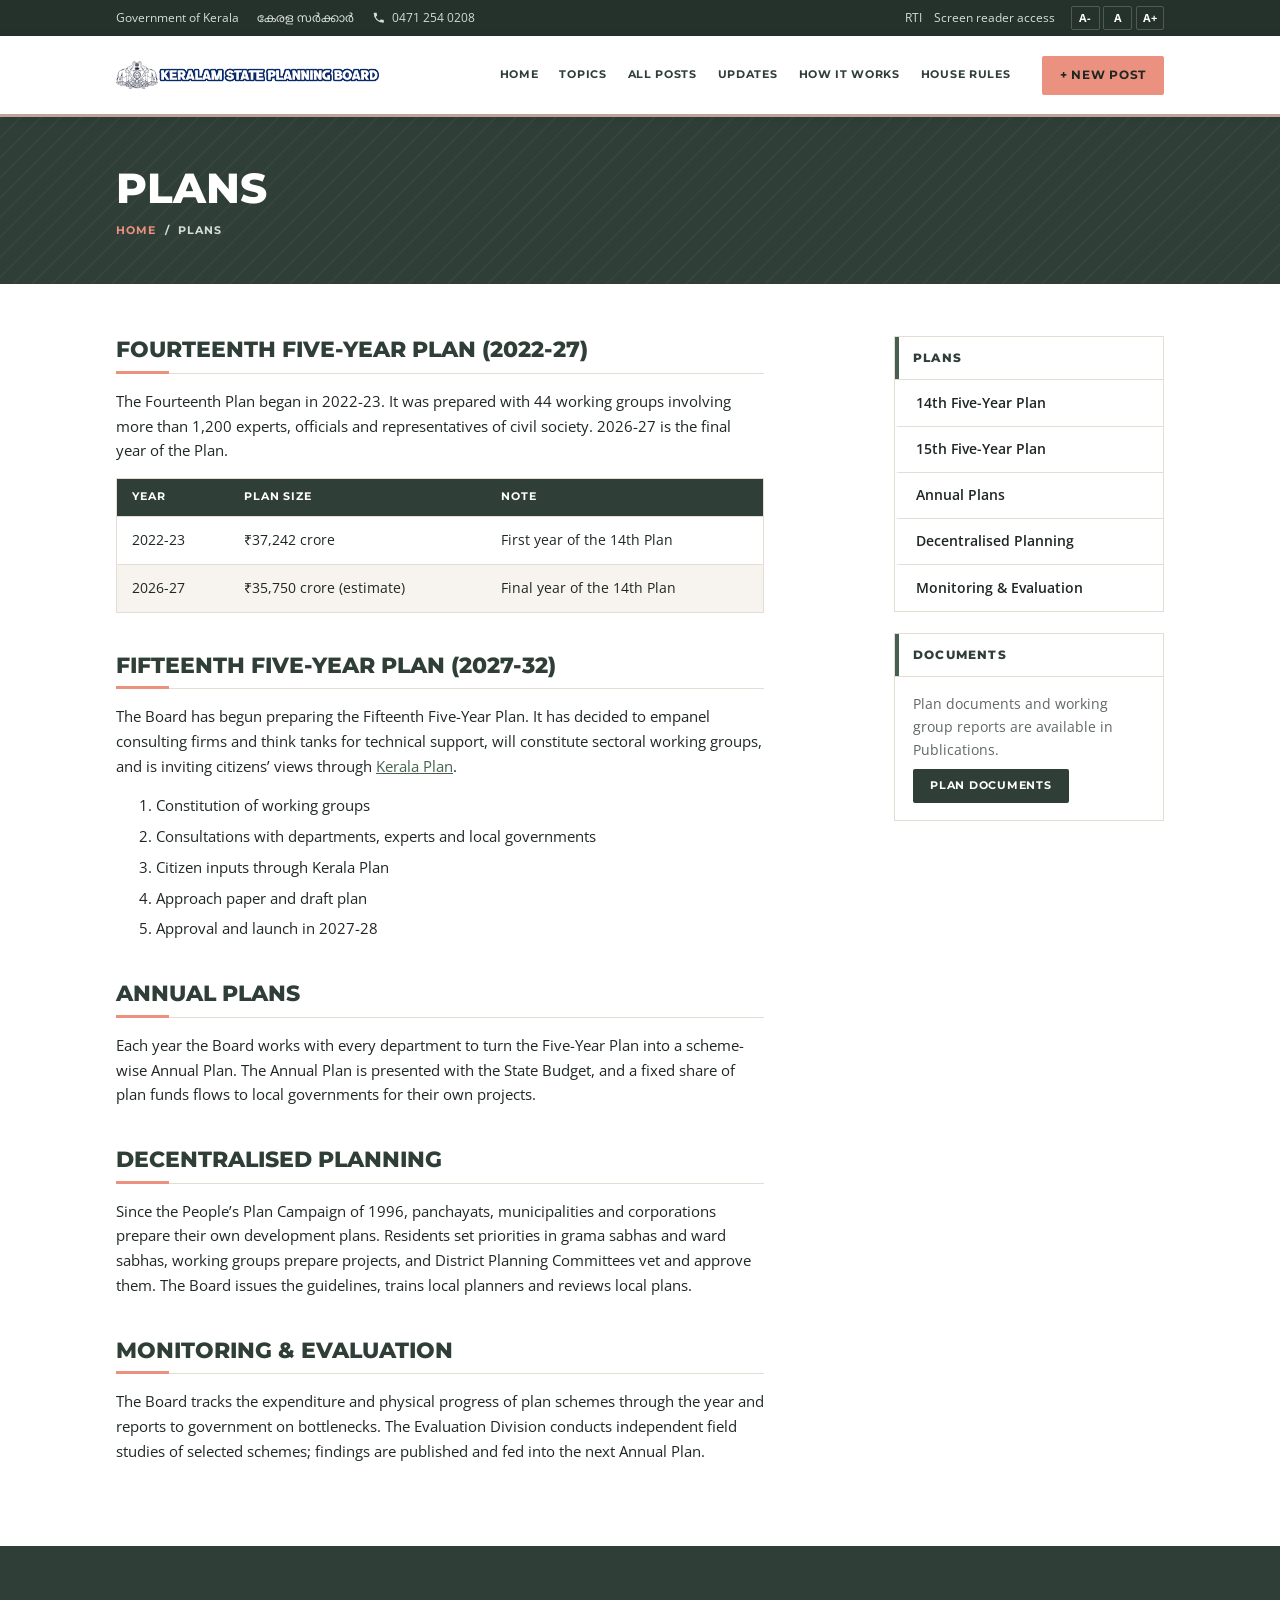
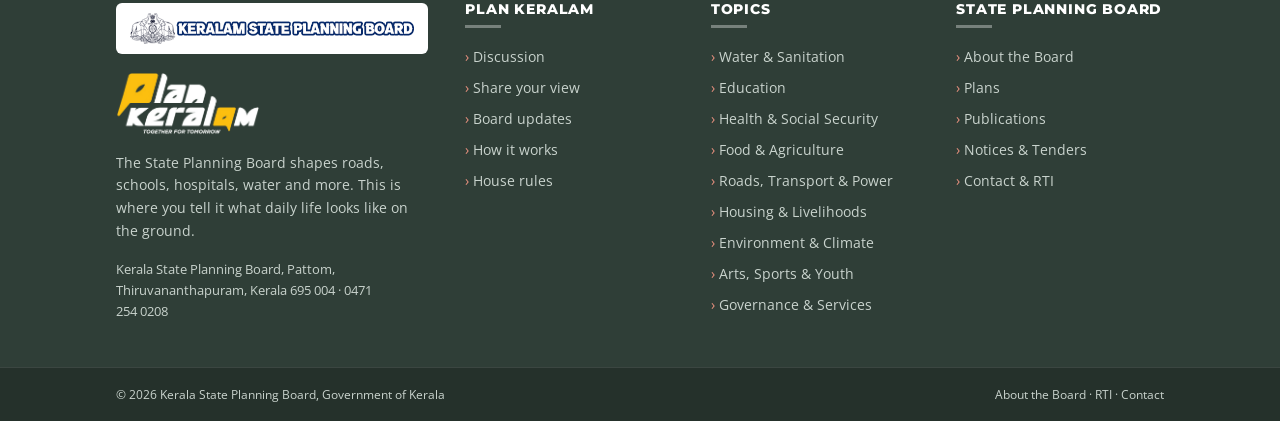
<file: plans.html>
<!doctype html>
<html lang="en">
<head>
<meta charset="utf-8">
<meta name="viewport" content="width=device-width,initial-scale=1">
<title>Plans · Kerala State Planning Board</title>
<meta name="description" content="Kerala Five-Year Plans, Annual Plans, decentralised planning, monitoring and evaluation.">
<link rel="preconnect" href="https://fonts.googleapis.com">
<link rel="stylesheet" href="https://fonts.googleapis.com/css2?family=Montserrat:wght@600;700;800&family=Open+Sans:wght@400;600;700&family=Noto+Sans+Malayalam:wght@400;600&display=swap">
<link rel="stylesheet" href="assets/gov.css">
<script src="assets/common.js"></script>
</head>
<body>
<div id="site-header"></div>
<main id="main">
  <section class="pbanner"><div class="wrap">
    <h1>Plans</h1>
    <div class="crumb"><a href="index.html">Home</a> &nbsp;/&nbsp; Plans</div>
  </div></section>
  <div class="wrap inner">
    <div class="prose">
      <h2 id="fyp14">Fourteenth Five-Year Plan (2022-27)</h2>
      <p>The Fourteenth Plan began in 2022-23. It was prepared with 44 working groups involving more than 1,200 experts, officials and representatives of civil society. 2026-27 is the final year of the Plan.</p>
      <div class="tblw"><table class="tbl">
        <thead><tr><th>Year</th><th>Plan size</th><th>Note</th></tr></thead>
        <tbody>
          <tr><td>2022-23</td><td>₹37,242 crore</td><td>First year of the 14th Plan</td></tr>
          <tr><td>2026-27</td><td>₹35,750 crore (estimate)</td><td>Final year of the 14th Plan</td></tr>
        </tbody>
      </table></div>

      <h2 id="fyp15">Fifteenth Five-Year Plan (2027-32)</h2>
      <p>The Board has begun preparing the Fifteenth Five-Year Plan. It has decided to empanel consulting firms and think tanks for technical support, will constitute sectoral working groups, and is inviting citizens’ views through <a href="index.html#all">Kerala Plan</a>.</p>
      <ol>
        <li>Constitution of working groups</li>
        <li>Consultations with departments, experts and local governments</li>
        <li>Citizen inputs through Kerala Plan</li>
        <li>Approach paper and draft plan</li>
        <li>Approval and launch in 2027-28</li>
      </ol>

      <h2 id="annual">Annual Plans</h2>
      <p>Each year the Board works with every department to turn the Five-Year Plan into a scheme-wise Annual Plan. The Annual Plan is presented with the State Budget, and a fixed share of plan funds flows to local governments for their own projects.</p>

      <h2 id="decentralised">Decentralised Planning</h2>
      <p>Since the People’s Plan Campaign of 1996, panchayats, municipalities and corporations prepare their own development plans. Residents set priorities in grama sabhas and ward sabhas, working groups prepare projects, and District Planning Committees vet and approve them. The Board issues the guidelines, trains local planners and reviews local plans.</p>

      <h2 id="monitoring">Monitoring &amp; Evaluation</h2>
      <p>The Board tracks the expenditure and physical progress of plan schemes through the year and reports to government on bottlenecks. The Evaluation Division conducts independent field studies of selected schemes; findings are published and fed into the next Annual Plan.</p>
    </div>
    <aside>
      <div class="panel"><h3>Plans</h3><ul class="snav"><li><a href="#fyp14">14th Five-Year Plan</a></li><li><a href="#fyp15">15th Five-Year Plan</a></li><li><a href="#annual">Annual Plans</a></li><li><a href="#decentralised">Decentralised Planning</a></li><li><a href="#monitoring">Monitoring &amp; Evaluation</a></li></ul></div>
      <div class="panel"><h3>Documents</h3><div class="pad"><p>Plan documents and working group reports are available in Publications.</p><a class="btn sm" href="publications.html#Plan Document">Plan documents</a></div></div>
    </aside>
  </div>
</main>
<div id="site-footer"></div>
</body>
</html>
</file>
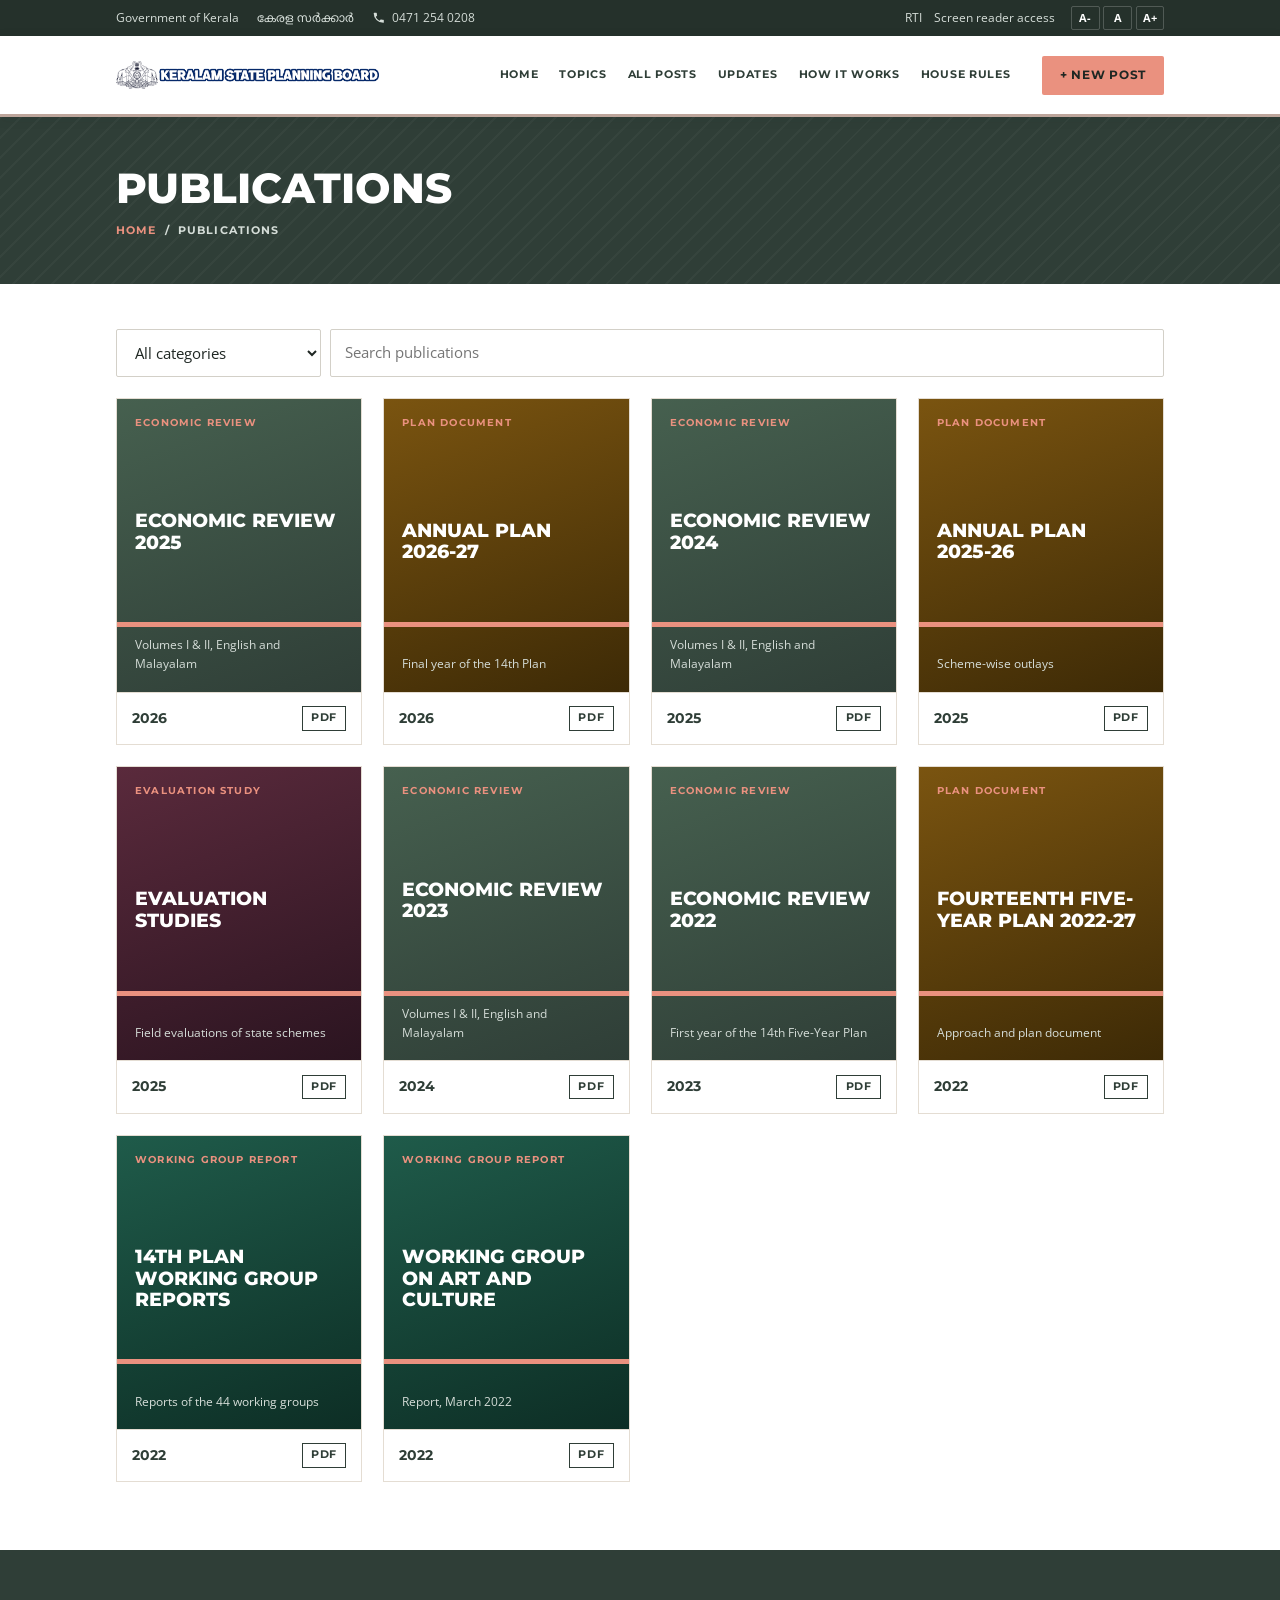
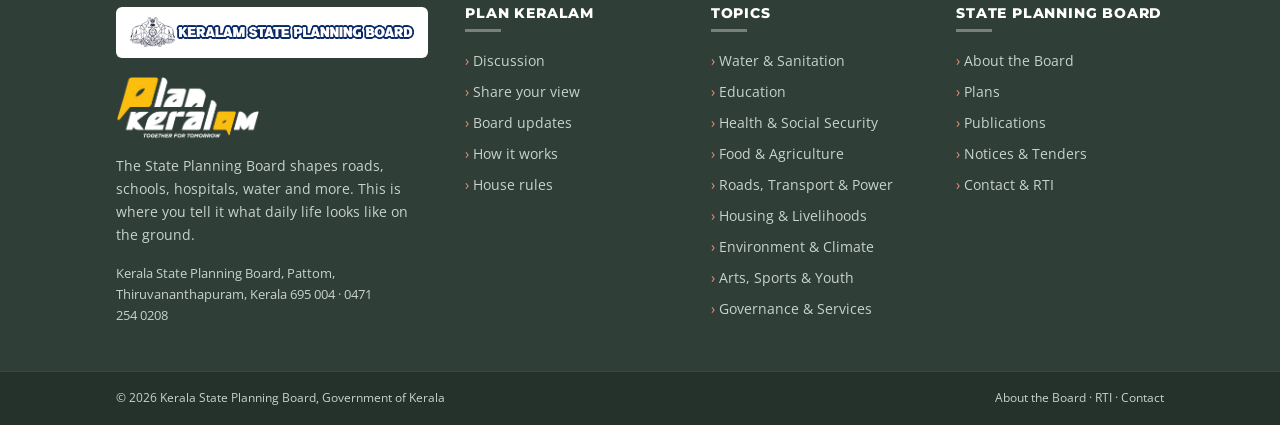
<file: publications.html>
<!doctype html>
<html lang="en">
<head>
<meta charset="utf-8">
<meta name="viewport" content="width=device-width,initial-scale=1">
<title>Publications · Kerala State Planning Board</title>
<meta name="description" content="Economic Reviews, plan documents, working group reports and evaluation studies.">
<link rel="preconnect" href="https://fonts.googleapis.com">
<link rel="stylesheet" href="https://fonts.googleapis.com/css2?family=Montserrat:wght@600;700;800&family=Open+Sans:wght@400;600;700&family=Noto+Sans+Malayalam:wght@400;600&display=swap">
<link rel="stylesheet" href="assets/gov.css">
<script src="assets/common.js"></script>
</head>
<body>
<div id="site-header"></div>
<main id="main">
  <section class="pbanner"><div class="wrap">
    <h1>Publications</h1>
    <div class="crumb"><a href="index.html">Home</a> &nbsp;/&nbsp; Publications</div>
  </div></section>
  <section class="sec" style="padding-top:3rem"><div class="wrap">
    <div class="filters"><select id="fk" aria-label="Category"></select><input id="fq" type="search" placeholder="Search publications" aria-label="Search publications"></div>
    <div class="pubs" id="plist"></div>
  </div></section>
</main>
<div id="site-footer"></div>
<script>
(function(){
var K=KP,fk=document.getElementById('fk'),fq=document.getElementById('fq'),pl=document.getElementById('plist');
var kinds=['All'];K.PUBS.forEach(function(p){if(kinds.indexOf(p.k)<0)kinds.push(p.k)});
kinds.forEach(function(k){fk.append(K.h('option',{value:k},k==='All'?'All categories':k))});
var hk=decodeURIComponent(location.hash.slice(1));if(kinds.indexOf(hk)>0)fk.value=hk;
function paint(){var q=fq.value.trim().toLowerCase();
  var L=K.PUBS.filter(function(p){return(fk.value==='All'||p.k===fk.value)&&(!q||(p.t+' '+p.d).toLowerCase().indexOf(q)>-1)}).sort(function(a,b){return b.y-a.y});
  pl.innerHTML=L.length?L.map(function(p){return '<a class="book" href="#" onclick="return false"><div class="cover '+p.c+'"><small>'+p.k+'</small><b>'+p.t+'</b><span>'+p.d+'</span></div><div class="bi"><b>'+p.y+'</b><span class="dl">PDF</span></div></a>'}).join(''):'<div class="empty" style="grid-column:1/-1"><h3>No publications found</h3><p>Try another category or search term.</p></div>';}
fk.onchange=paint;fq.oninput=paint;addEventListener('hashchange',function(){var k=decodeURIComponent(location.hash.slice(1));if(kinds.indexOf(k)>0){fk.value=k;paint();}});paint();
})();
</script>
</body>
</html>
</file>
<file: assets/gov.css>
/* Kerala Plan · State Planning Board — government portal styles.
   Navy + gold civic palette, square corners, uppercase section labels. */
:root{
  --navy:#2f3e37; --navy-2:#3b4d44; --navy-3:#46604f;
  --gold:#ea917f; --gold-2:#b4513b;
  --ink:#1f2723; --muted:#5f6862; --line:#e4ddd3; --bg:#ffffff; --bg-2:#f7f3ee;
  --danger:#b3261e; --ok:#1f7a4d;
  --head:'Montserrat','Noto Sans Malayalam',Arial,sans-serif;
  --body:'Open Sans','Noto Sans Malayalam',Arial,sans-serif;
  --max:72rem; --gut:max(16px,env(safe-area-inset-left,0px));
  --fs:15px;
}
*{box-sizing:border-box}
html{font-size:var(--fs);scroll-padding-top:7rem}
body{margin:0;background:var(--bg);color:var(--ink);font:1rem/1.65 var(--body)}
a{color:var(--navy-3)}
img,svg{max-width:100%}
button,input,select,textarea{font:inherit;color:inherit}
button{cursor:pointer}
:focus-visible{outline:3px solid var(--gold);outline-offset:2px}
[hidden]{display:none!important}
.skip{position:absolute;left:-999px;top:0;background:var(--gold);color:var(--navy);padding:.5rem 1rem;z-index:99;font-weight:700}
.skip:focus{left:1rem}
.wrap{max-width:var(--max);margin:0 auto;padding-left:var(--gut);padding-right:var(--gut)}

/* ---------- top bar ---------- */
.topbar{background:#25312b;color:#d5ddd8;font-size:.8rem}
.topbar .wrap{display:flex;align-items:center;justify-content:space-between;gap:1rem;min-height:2.4rem;flex-wrap:wrap}
.topbar .l{display:flex;gap:1.2rem;align-items:center;flex-wrap:wrap}
.topbar .l span{display:inline-flex;gap:.4rem;align-items:center}
.topbar svg{width:.9rem;height:.9rem;fill:#d5ddd8}
.topbar .r{display:flex;align-items:center;gap:.25rem}
.topbar .r button{background:transparent;border:1px solid rgba(255,255,255,.2);color:#fff;width:1.9rem;height:1.6rem;border-radius:2px;font-size:.75rem;font-weight:700;line-height:1}
.topbar .r button:hover{background:#fff;color:var(--navy);border-color:#fff}
.topbar .sep{width:1px;height:1rem;background:rgba(255,255,255,.2);margin:0 .4rem}

/* ---------- header ---------- */
.hdr{background:#fff;border-bottom:3px solid var(--navy-3);position:sticky;top:0;z-index:30;box-shadow:0 2px 12px rgba(31,43,37,.08)}
.hdr .wrap{display:flex;align-items:center;gap:1.4rem;min-height:5.2rem}
.logo{display:flex;align-items:center;gap:.8rem;text-decoration:none;color:var(--navy);flex:none}
.logo svg{width:3.3rem;height:3.3rem}
.logo b{display:block;font:800 1.35rem/1.05 var(--head);letter-spacing:.01em;text-transform:uppercase}
.logo small{display:block;font:600 .74rem/1.3 var(--body);color:var(--muted);letter-spacing:.04em;margin-top:.2rem}
.nav{margin-left:auto}
.nav>ul{display:flex;list-style:none;margin:0;padding:0;align-items:center}
.nav>ul>li{position:relative}
.nav>ul>li>a{display:block;padding:1.95rem .85rem;font:700 .8rem/1 var(--head);letter-spacing:.06em;text-transform:uppercase;color:var(--navy);text-decoration:none;border-bottom:3px solid transparent;margin-bottom:-3px}
.nav>ul>li>a:hover,.nav>ul>li>a[aria-current="page"]{color:var(--navy-3);border-bottom-color:var(--navy-3)}
.nav .dd{position:absolute;left:0;top:100%;min-width:17rem;background:#fff;border-top:3px solid var(--navy-3);box-shadow:0 12px 24px rgba(31,43,37,.15);list-style:none;margin:0;padding:.4rem 0;display:none}
.nav li:hover>.dd,.nav li:focus-within>.dd{display:block}
.nav .dd a{display:flex;gap:.6rem;align-items:center;padding:.55rem 1.1rem;color:var(--ink);text-decoration:none;font-size:.88rem;border-left:3px solid transparent}
.nav .dd a:hover{background:var(--bg-2);border-left-color:var(--navy-3);color:var(--navy)}
.nav .dd svg{width:1.1rem;height:1.1rem;color:var(--navy-3);flex:none}
.hbtn{background:var(--gold);color:#1f2723;font:700 .8rem/1 var(--head);letter-spacing:.06em;text-transform:uppercase;padding:.9rem 1.2rem;border:0;border-radius:2px;text-decoration:none;flex:none}
.hbtn:hover{background:var(--navy);color:#fff}
.burger{display:none;margin-left:auto;background:var(--navy);color:#fff;border:0;border-radius:2px;padding:.55rem .65rem;line-height:0}
.burger svg{width:1.3rem;height:1.3rem}
@media (max-width:1060px){
  .burger{display:block}
  .hdr .hbtn{display:none}
  .nav{position:absolute;left:0;right:0;top:100%;background:#fff;border-top:1px solid var(--line);box-shadow:0 12px 24px rgba(31,43,37,.15);display:none;max-height:75vh;overflow:auto}
  .nav.open{display:block}
  .nav>ul{flex-direction:column;align-items:stretch;padding:.4rem var(--gut) 1rem}
  .nav>ul>li>a{padding:.85rem 0;border-bottom:1px solid var(--line);margin:0}
  .nav .dd{position:static;display:block;box-shadow:none;border:0;padding:0 0 .4rem}
  .nav .dd a{padding:.45rem .6rem}
  .logo small{font-size:.68rem}
}

/* ---------- hero ---------- */
.hero{position:relative;color:#fff;min-height:34rem;display:flex;align-items:center;overflow:hidden;background:var(--navy)}
.hero .bg{position:absolute;inset:0;width:100%;height:100%;object-fit:cover}
.hero::before{content:"";position:absolute;inset:0;background:linear-gradient(90deg,rgba(37,49,43,.96) 0%,rgba(47,62,55,.86) 38%,rgba(47,62,55,.25) 72%,rgba(47,62,55,0) 100%);z-index:1}
.hero .wrap{position:relative;z-index:2;width:100%;padding-block:4rem 7.5rem}
.hero .kick{display:inline-block;background:rgba(255,255,255,.14);color:#fff;border-left:3px solid var(--gold);font:700 .75rem/1 var(--head);letter-spacing:.12em;text-transform:uppercase;padding:.45rem .8rem;margin-bottom:1.1rem}
.hero h1,.hero .hero-h{font:800 clamp(2.2rem,5.6vw,3.9rem)/1.05 var(--head);margin:0 0 .4rem;text-transform:uppercase;letter-spacing:-.005em;max-width:15ch}
.hero .ml{font:600 1.15rem/1.4 var(--body);color:#e9dfd3;margin:0 0 1.1rem}
.hero p.lead{font-size:1.08rem;max-width:52ch;margin:0 0 1.8rem;color:#e9efeb}
.btns{display:flex;gap:.7rem;flex-wrap:wrap}
.btn{display:inline-flex;align-items:center;gap:.5rem;font:700 .8rem/1 var(--head);letter-spacing:.07em;text-transform:uppercase;padding:1rem 1.5rem;border-radius:2px;border:2px solid var(--navy);background:var(--navy);color:#fff;text-decoration:none}
.btn:hover{background:var(--gold);border-color:var(--gold);color:var(--navy)}
.btn.gold{background:var(--gold);border-color:var(--gold);color:#1f2723}
.btn.gold:hover{background:#fff;border-color:#fff}
.btn.line{background:transparent;border-color:#fff;color:#fff}
.btn.line:hover{background:#fff;color:var(--navy)}
.btn.out{background:transparent;color:var(--navy)}
.btn.out:hover{background:var(--navy);color:#fff;border-color:var(--navy)}
.btn.sm{padding:.65rem 1rem;font-size:.72rem}
.btn:disabled{opacity:.5;cursor:not-allowed}

/* ---------- quick access tiles (overlap hero) ---------- */
.quick{position:relative;z-index:5;margin-top:-5rem}
.quick .box{background:#fff;box-shadow:0 18px 40px rgba(31,43,37,.18);display:grid;grid-template-columns:15rem minmax(0,1fr)}
.quick .lbl{background:var(--navy);color:#fff;padding:1.6rem 1.5rem;display:flex;flex-direction:column;justify-content:center}
.quick .lbl small{font:700 .72rem/1 var(--head);letter-spacing:.12em;text-transform:uppercase;color:#bdcbce}
.quick .lbl b{font:800 1.4rem/1.15 var(--head);text-transform:uppercase;margin-top:.5rem}
.tiles{display:grid;grid-template-columns:repeat(9,minmax(0,1fr))}
.tile{display:flex;flex-direction:column;align-items:center;justify-content:center;gap:.6rem;text-align:center;padding:1.3rem .4rem;text-decoration:none;color:var(--navy);border-left:1px solid var(--line);font:700 .72rem/1.25 var(--head);transition:background .15s}
.tile svg{width:2.3rem;height:2.3rem;color:var(--navy-3);transition:color .15s}
.tile:hover{background:var(--navy-3);color:#fff}
.tile:hover svg{color:var(--gold)}
@media (max-width:1060px){.quick .box{grid-template-columns:1fr}.tiles{grid-template-columns:repeat(3,minmax(0,1fr))}.tile{border-top:1px solid var(--line)}}

/* ---------- section scaffolding ---------- */
.sec{padding-block:4.5rem}
.sec.grey{background:var(--bg-2)}
.title{margin-bottom:2.2rem}
.title.c{text-align:center}
.title small{display:block;font:700 .75rem/1 var(--head);letter-spacing:.14em;text-transform:uppercase;color:var(--navy-3);margin-bottom:.6rem}
.title h2{font:800 clamp(1.6rem,3.2vw,2.3rem)/1.15 var(--head);color:var(--navy);margin:0;text-transform:uppercase;letter-spacing:-.005em}
.title h2::after{content:"";display:block;width:3.5rem;height:4px;background:var(--navy-3);margin-top:.9rem}
.title.c h2::after{margin-inline:auto}
.title p{color:var(--muted);max-width:60ch;margin:.9rem 0 0}
.title.c p{margin-inline:auto}
.title.row{display:flex;justify-content:space-between;align-items:end;gap:1rem;flex-wrap:wrap}

/* ---------- welcome / about ---------- */
.about{display:grid;grid-template-columns:minmax(0,1fr) minmax(0,1.1fr);gap:3rem;align-items:center}
.about .pic{position:relative}
.about .pic svg{display:block;width:100%;height:auto}
.about .pic::after{content:"";position:absolute;right:-1rem;bottom:-1rem;width:55%;height:55%;border:6px solid var(--gold);z-index:-1}
.about p{color:var(--muted)}
.about .sig{display:flex;align-items:center;gap:.9rem;margin-top:1.6rem;padding-top:1.4rem;border-top:1px solid var(--line)}
.about .sig b{display:block;font:800 1rem var(--head);color:var(--navy);text-transform:uppercase}
.about .sig span{color:var(--muted);font-size:.85rem}
.seal{width:3.4rem;height:3.4rem;flex:none}
@media (max-width:900px){.about{grid-template-columns:1fr;gap:2rem}}

/* ---------- counters ---------- */
.counters{background:var(--navy);color:#fff;position:relative;overflow:hidden}
.counters::before{content:"";position:absolute;inset:0;background:repeating-linear-gradient(135deg,rgba(255,255,255,.03) 0 2px,transparent 2px 14px)}
.counters .wrap{position:relative;display:grid;grid-template-columns:repeat(4,1fr);padding-block:3.2rem}
.counter{text-align:center;padding:.5rem 1rem;border-left:1px solid rgba(255,255,255,.12)}
.counter:first-child{border-left:0}
.counter svg{width:2.6rem;height:2.6rem;color:var(--gold)}
.counter b{display:block;font:800 2.8rem/1 var(--head);margin:.6rem 0 .3rem;font-variant-numeric:tabular-nums}
.counter span{font:700 .78rem/1.3 var(--head);letter-spacing:.1em;text-transform:uppercase;color:#d5ddd8}
@media (max-width:760px){.counters .wrap{grid-template-columns:1fr 1fr;row-gap:1.6rem}.counter:nth-child(3){border-left:0}}

/* ---------- updates (news list) ---------- */
.news{display:grid;grid-template-columns:minmax(0,1.7fr) minmax(0,1fr);gap:2rem;align-items:start}
@media (max-width:900px){.news{grid-template-columns:1fr}}
.upd{display:grid;grid-template-columns:4.6rem minmax(0,1fr);background:#fff;border:1px solid var(--line);border-left:4px solid var(--navy);margin-bottom:.9rem}
.upd.pin{border-left-color:var(--gold)}
.date{background:var(--navy);color:#fff;text-align:center;padding:.8rem .3rem;display:flex;flex-direction:column;justify-content:center}
.upd.pin .date{background:var(--gold);color:var(--navy)}
.date b{font:800 1.7rem/1 var(--head)}
.date span{font:700 .7rem/1.2 var(--head);text-transform:uppercase;letter-spacing:.08em}
.upd .c{padding:.9rem 1.1rem}
.upd h3{font:700 1.02rem/1.35 var(--head);color:var(--navy);margin:.35rem 0 .25rem;overflow-wrap:anywhere}
.upd p{margin:0;color:var(--muted);font-size:.92rem;white-space:pre-wrap;overflow-wrap:anywhere}
.tags{display:flex;gap:.4rem;flex-wrap:wrap;align-items:center;font-size:.75rem;color:var(--muted)}
.tag{font:700 .66rem/1 var(--head);letter-spacing:.08em;text-transform:uppercase;padding:.3rem .5rem;background:var(--bg-2);color:var(--navy);border:1px solid var(--line)}
.tag.Deadline{background:#f4ece2;border-color:var(--gold);color:#6b4a00}
.tag.Result{background:var(--navy);color:#fff;border-color:var(--navy)}
.tag.Consultation{background:#e6eced;border-color:#bdcbce}
.tag.pinned{background:var(--gold);border-color:var(--gold);color:var(--navy)}
.upd .x{margin-top:.5rem}
.lnk{background:none;border:0;padding:0;font:700 .75rem/1 var(--head);letter-spacing:.05em;text-transform:uppercase;color:var(--navy-3)}
.lnk:hover{color:var(--gold-2)}
.lnk.del{color:var(--danger)}

/* question of the week */
.qow{background:var(--navy);color:#fff;padding:2rem 1.8rem;position:relative;overflow:hidden}
.qow::after{content:"?";position:absolute;right:-.5rem;bottom:-3.5rem;font:800 14rem/1 var(--head);color:rgba(255,255,255,.05)}
.qow small{display:block;font:700 .72rem/1.3 var(--head);letter-spacing:.12em;text-transform:uppercase;color:var(--gold)}
.qow h3{font:800 1.45rem/1.25 var(--head);margin:.8rem 0 1.4rem;position:relative}
.qow .btn{position:relative}
.panel{background:#fff;border:1px solid var(--line)}
.panel>h3{margin:0;background:#fff;color:var(--navy);font:800 .8rem/1 var(--head);letter-spacing:.1em;text-transform:uppercase;padding:1rem 1.2rem;border-bottom:1px solid var(--line);box-shadow:inset 4px 0 0 var(--navy-3)}

/* empty */
.empty{background:#fff;border:1px dashed #cfd8d3;padding:2.2rem 1.4rem;text-align:center}
.empty h3{font:800 1.1rem var(--head);color:var(--navy);margin:0 0 .4rem;text-transform:uppercase}
.empty p{margin:0 auto;color:var(--muted);max-width:46ch}

/* ---------- topic cards (departments) ---------- */
.depts{display:grid;grid-template-columns:repeat(3,minmax(0,1fr));gap:1.4rem}
@media (max-width:900px){.depts{grid-template-columns:repeat(2,minmax(0,1fr))}}
@media (max-width:600px){.depts{grid-template-columns:1fr}}
.dept{background:#fff;border:1px solid var(--line);padding:1.8rem 1.6rem;text-decoration:none;color:var(--ink);position:relative;transition:transform .15s,box-shadow .15s;display:flex;flex-direction:column}
.dept::before{content:"";position:absolute;left:0;top:0;height:4px;width:0;background:var(--gold);transition:width .25s}
.dept:hover{box-shadow:0 14px 30px rgba(31,43,37,.12);transform:translateY(-3px)}
.dept:hover::before{width:100%}
.dept .ico{width:4rem;height:4rem;background:var(--bg-2);display:grid;place-items:center;color:var(--navy-3);margin-bottom:1.1rem;transition:background .15s,color .15s}
.dept:hover .ico{background:var(--navy);color:var(--gold)}
.dept .ico svg{width:2.1rem;height:2.1rem}
.dept h3{font:800 1.05rem/1.25 var(--head);color:var(--navy);margin:0 0 .5rem;text-transform:uppercase}
.dept p{color:var(--muted);margin:0 0 1rem;font-size:.93rem;flex:1}
.dept .more{font:700 .74rem/1 var(--head);letter-spacing:.07em;text-transform:uppercase;color:var(--navy-3);display:flex;justify-content:space-between}
.dept .more em{font-style:normal;color:var(--muted)}

/* ---------- post lists ---------- */
.two{display:grid;grid-template-columns:1fr 1fr;gap:2rem}
@media (max-width:860px){.two{grid-template-columns:1fr}}
.mini{display:grid;grid-template-columns:3.2rem minmax(0,1fr);gap:1rem;padding:1rem 1.2rem;border-bottom:1px solid var(--line);text-decoration:none;color:var(--ink)}
.mini:last-child{border-bottom:0}
.mini:hover{background:var(--bg-2)}
.mini .sc{background:var(--bg-2);border:1px solid var(--line);text-align:center;padding:.4rem 0;font:800 1.1rem/1 var(--head);color:var(--navy);align-self:start}
.mini .sc small{display:block;font:600 .6rem/1.3 var(--body);color:var(--muted);text-transform:uppercase;letter-spacing:.06em}
.mini b{display:block;font:700 .98rem/1.35 var(--head);color:var(--navy);overflow-wrap:anywhere}
.mini p{margin:.3rem 0 0;color:var(--muted);font-size:.9rem;overflow-wrap:anywhere}
.none{padding:1.3rem 1.2rem;margin:0;color:var(--muted)}

/* ---------- steps ---------- */
.steps{display:grid;grid-template-columns:repeat(3,minmax(0,1fr));gap:0;list-style:none;margin:0;padding:0;counter-reset:s;border:1px solid var(--line);background:#fff}
.steps li{padding:2.2rem 1.8rem;counter-increment:s;border-left:1px solid var(--line);position:relative}
.steps li:first-child{border-left:0}
.steps li::before{content:"0" counter(s);display:block;font:800 3rem/1 var(--head);color:var(--gold);margin-bottom:.8rem}
.steps b{display:block;font:800 1.1rem var(--head);color:var(--navy);text-transform:uppercase;margin-bottom:.4rem}
.steps span{color:var(--muted)}
@media (max-width:820px){.steps{grid-template-columns:1fr}.steps li{border-left:0;border-top:1px solid var(--line)}.steps li:first-child{border-top:0}}

/* ---------- CTA band ---------- */
.cta{background:var(--gold);color:var(--navy)}
.cta .wrap{display:flex;align-items:center;justify-content:space-between;gap:1.5rem;padding-block:2.4rem;flex-wrap:wrap}
.cta h2{font:800 clamp(1.3rem,2.6vw,1.8rem)/1.2 var(--head);margin:0;text-transform:uppercase;max-width:30ch}
.cta p{margin:.3rem 0 0;font-weight:600}

/* ---------- rules ---------- */
.rules{display:grid;grid-template-columns:repeat(4,minmax(0,1fr));gap:1.2rem;list-style:none;margin:0;padding:0}
.rules li{display:flex;gap:.9rem;align-items:flex-start;background:#fff;border:1px solid var(--line);padding:1.3rem}
.rules svg{width:1.8rem;height:1.8rem;flex:none;color:var(--gold-2)}
.rules span{font-weight:600;color:var(--navy)}
@media (max-width:960px){.rules{grid-template-columns:1fr 1fr}}
@media (max-width:560px){.rules{grid-template-columns:1fr}}

/* ---------- forms ---------- */
.form{display:grid;gap:1rem;padding:1.4rem 1.2rem}
.frow{display:flex;gap:1rem;flex-wrap:wrap}
.frow>*{flex:1 1 12rem;min-width:0}
.field label{display:block;font:700 .72rem/1 var(--head);letter-spacing:.08em;text-transform:uppercase;color:var(--navy);margin-bottom:.45rem}
.field input,.field select,.field textarea{width:100%;padding:.7rem .8rem;border:1px solid #d3d0c8;border-radius:2px;background:#fff}
.field input:focus,.field select:focus,.field textarea:focus{border-color:var(--navy-3);outline:none;box-shadow:0 0 0 3px rgba(47,62,55,.15)}
.field textarea{min-height:7rem;resize:vertical}
.chk{display:flex;gap:.5rem;align-items:center;font-size:.88rem;font-weight:600;color:var(--navy)}
.factions{display:flex;justify-content:flex-end;gap:.6rem;align-items:center;flex-wrap:wrap}
.hint{font-size:.8rem;color:var(--muted);margin-right:auto}

/* ---------- page banner (inner pages) ---------- */
.pbanner{background:var(--navy);color:#fff;position:relative;overflow:hidden}
.pbanner::before{content:"";position:absolute;inset:0;background:repeating-linear-gradient(135deg,rgba(255,255,255,.03) 0 2px,transparent 2px 14px)}
.pbanner .wrap{position:relative;padding-block:3.2rem}
.pbanner h1{font:800 clamp(1.8rem,4vw,2.8rem)/1.1 var(--head);margin:0;text-transform:uppercase}
.crumb{font:700 .74rem/1 var(--head);letter-spacing:.1em;text-transform:uppercase;color:#d5ddd8;margin-top:.9rem}
.crumb a{color:var(--gold);text-decoration:none}

/* ---------- footer ---------- */
.ftr{background:#2f3e37;color:#c9d3cd;font-size:.92rem}
.ftr .top{display:grid;grid-template-columns:minmax(0,1.5fr) repeat(3,minmax(0,1fr));gap:2.5rem;padding-block:3.8rem 3rem}
.ftr h4{font:800 .9rem/1 var(--head);text-transform:uppercase;letter-spacing:.06em;color:#fff;margin:0 0 1.2rem;padding-bottom:.8rem;position:relative}
.ftr h4::after{content:"";position:absolute;left:0;bottom:0;width:2.4rem;height:3px;background:rgba(255,255,255,.35)}
.ftr ul{list-style:none;margin:0;padding:0;display:grid;gap:.55rem}
.ftr a{color:inherit;text-decoration:none}
.ftr a:hover{color:var(--gold)}
.ftr li a::before{content:"› ";color:var(--gold)}
.ftr .logo{color:#fff}
.ftr .logo small{color:#c9d3cd}
.ftr p{margin:1.1rem 0 0;max-width:38ch}
.ftr .bot{border-top:1px solid rgba(255,255,255,.1);background:#25312b}
.ftr .bot .wrap{display:flex;justify-content:space-between;gap:1rem;flex-wrap:wrap;padding-block:1.1rem;font-size:.8rem}
@media (max-width:900px){.ftr .top{grid-template-columns:1fr 1fr}.ftr .top>:first-child{grid-column:1/-1}}
@media (max-width:520px){.ftr .top{grid-template-columns:1fr}}

.toast{position:fixed;left:50%;transform:translateX(-50%);bottom:1.2rem;background:var(--navy);color:#fff;border-left:4px solid var(--gold);padding:.8rem 1.2rem;z-index:60;max-width:90vw;box-shadow:0 10px 30px rgba(0,0,0,.25)}
.totop{position:fixed;right:1rem;bottom:1rem;width:2.8rem;height:2.8rem;background:var(--gold);color:var(--navy);border:0;border-radius:2px;display:grid;place-items:center;z-index:40;box-shadow:0 6px 16px rgba(0,0,0,.2)}
.totop svg{width:1.2rem;height:1.2rem}

/* ===== Official-site additions ===== */
.topbar a{color:inherit;text-decoration:none}
.topbar a:hover{color:var(--gold)}
/* leadership */
.leaders{display:grid;gap:1rem}
.leader{display:grid;grid-template-columns:4.4rem minmax(0,1fr);gap:1rem;align-items:center;background:#fff;border:1px solid var(--line);border-left:4px solid var(--gold);padding:1rem 1.1rem}
.leader .av{width:4.4rem;height:4.4rem;background:var(--navy);color:var(--gold);display:grid;place-items:center;font:800 1.2rem var(--head)}
.leader b{display:block;font:800 1rem/1.25 var(--head);color:var(--navy);text-transform:uppercase}
.leader span{display:block;color:var(--muted);font-size:.88rem}
/* plan cards */
.plans{display:grid;grid-template-columns:repeat(3,minmax(0,1fr));gap:1.4rem}
@media (max-width:900px){.plans{grid-template-columns:1fr}}
.plan{background:#fff;border:1px solid var(--line);display:flex;flex-direction:column}
.plan .ph{background:var(--navy);color:#fff;padding:1.4rem 1.5rem;position:relative;overflow:hidden}
.plan .ph::after{content:"";position:absolute;right:-2rem;top:-2rem;width:7rem;height:7rem;border:14px solid rgba(229,168,35,.25);border-radius:50%}
.plan .ph small{font:700 .7rem/1 var(--head);letter-spacing:.12em;text-transform:uppercase;color:var(--gold)}
.plan .ph h3{font:800 1.25rem/1.2 var(--head);margin:.5rem 0 0;text-transform:uppercase}
.plan .pb2{padding:1.3rem 1.5rem;flex:1;display:flex;flex-direction:column;gap:.8rem}
.plan .pb2 p{margin:0;color:var(--muted)}
.plan .pb2 .btn{align-self:flex-start;margin-top:auto}
.status{display:inline-block;font:700 .66rem/1 var(--head);letter-spacing:.08em;text-transform:uppercase;padding:.3rem .5rem;background:#e7f3ec;color:var(--ok);border:1px solid #b6dcc6}
.status.prep{background:#f4ece2;color:#6b4a00;border-color:var(--gold)}
/* publications */
.pubs{display:grid;grid-template-columns:repeat(4,minmax(0,1fr));gap:1.4rem}
@media (max-width:1000px){.pubs{grid-template-columns:repeat(2,minmax(0,1fr))}}
@media (max-width:520px){.pubs{grid-template-columns:1fr}}
.book{background:#fff;border:1px solid var(--line);text-decoration:none;color:inherit;display:flex;flex-direction:column}
.book:hover{box-shadow:0 14px 30px rgba(31,43,37,.12)}
.cover{aspect-ratio:3/3.6;background:linear-gradient(160deg,var(--navy-3),var(--navy));color:#fff;padding:1.2rem;display:flex;flex-direction:column;justify-content:space-between;position:relative;overflow:hidden}
.cover::before{content:"";position:absolute;left:0;right:0;bottom:22%;height:5px;background:var(--gold)}
.cover small{font:700 .66rem/1.2 var(--head);letter-spacing:.12em;text-transform:uppercase;color:var(--gold)}
.cover b{font:800 1.25rem/1.15 var(--head);text-transform:uppercase}
.cover span{font-size:.78rem;color:#d5ddd8}
.cover.v2{background:linear-gradient(160deg,#7a5410,#3d2a06)}
.cover.v3{background:linear-gradient(160deg,#1f5b4a,#0d2e25)}
.cover.v4{background:linear-gradient(160deg,#5a2a3c,#2b1420)}
.book .bi{padding:.9rem 1rem;display:flex;justify-content:space-between;align-items:center;gap:.6rem;border-top:1px solid var(--line)}
.book .bi b{font:700 .9rem/1.3 var(--head);color:var(--navy)}
.dl{font:700 .7rem/1 var(--head);letter-spacing:.06em;text-transform:uppercase;color:var(--navy);border:1px solid var(--navy);padding:.4rem .55rem;white-space:nowrap}
.book:hover .dl{background:var(--navy);color:#fff}
/* notice ticker */
.ticker{background:#fff;border-bottom:1px solid var(--line)}
.ticker .wrap{display:flex;align-items:stretch;min-height:2.9rem}
.ticker .lb{background:var(--gold);color:var(--navy);font:800 .74rem/1 var(--head);letter-spacing:.1em;text-transform:uppercase;display:flex;align-items:center;padding:0 1.1rem;flex:none}
.ticker .tr{overflow:hidden;flex:1;display:flex;align-items:center;mask-image:linear-gradient(90deg,transparent,#000 2%,#000 98%,transparent)}
.ticker .tt{display:flex;gap:3rem;white-space:nowrap;padding-left:1.5rem;animation:tick 40s linear infinite}
.ticker:hover .tt{animation-play-state:paused}
.ticker a{color:var(--navy);text-decoration:none;font-weight:600;font-size:.9rem}
.ticker a::before{content:"■ ";color:var(--gold);font-size:.6rem;vertical-align:middle}
@keyframes tick{to{transform:translateX(-50%)}}
@media (prefers-reduced-motion:reduce){.ticker .tt{animation:none}}
/* tabs (notices) */
.tabs{display:flex;border-bottom:3px solid var(--navy);flex-wrap:wrap}
.tabs button{border:0;background:var(--bg-2);padding:.85rem 1.2rem;font:700 .76rem/1 var(--head);letter-spacing:.07em;text-transform:uppercase;color:var(--navy);margin-right:2px}
.tabs button[aria-selected="true"]{background:var(--navy);color:#fff}
.nlist{background:#fff;border:1px solid var(--line);border-top:0}
.nitem{display:grid;grid-template-columns:5.5rem minmax(0,1fr) auto;gap:1rem;align-items:center;padding:1rem 1.2rem;border-bottom:1px solid var(--line)}
.nitem:last-child{border-bottom:0}
.nitem .d{font:700 .78rem/1.2 var(--head);color:var(--gold-2);text-transform:uppercase}
.nitem b{display:block;font:700 .97rem/1.35 var(--head);color:var(--navy)}
.nitem p{margin:.2rem 0 0;color:var(--muted);font-size:.88rem}
.nitem .new{background:var(--danger);color:#fff;font:800 .6rem/1 var(--head);padding:.2rem .35rem;letter-spacing:.08em;margin-left:.4rem;vertical-align:middle}
@media (max-width:600px){.nitem{grid-template-columns:1fr}.nitem .dl{justify-self:start}}
/* divisions */
.divs{display:grid;grid-template-columns:repeat(4,minmax(0,1fr));gap:0;border:1px solid var(--line);background:#fff}
.divs>div{padding:1.6rem 1.4rem;border-right:1px solid var(--line);border-bottom:1px solid var(--line)}
.divs>div:nth-child(4n){border-right:0}
.divs>div:nth-last-child(-n+4){border-bottom:0}
.divs svg{width:2.2rem;height:2.2rem;color:var(--gold-2)}
.divs h3{font:800 .95rem/1.3 var(--head);color:var(--navy);text-transform:uppercase;margin:.8rem 0 .4rem}
.divs p{margin:0;color:var(--muted);font-size:.88rem}
@media (max-width:900px){.divs{grid-template-columns:1fr 1fr}.divs>div{border-right:1px solid var(--line)!important;border-bottom:1px solid var(--line)!important}.divs>div:nth-child(2n){border-right:0!important}}
@media (max-width:520px){.divs{grid-template-columns:1fr}.divs>div{border-right:0!important}}
/* participation band */
.kp{background:linear-gradient(90deg,var(--navy) 0%,var(--navy-2) 100%);color:#fff}
.kp .wrap{display:grid;grid-template-columns:minmax(0,1fr) minmax(0,1.1fr);gap:3rem;align-items:center;padding-block:4rem}
.kp .title h2{color:#fff}
.kp .title small{color:var(--gold)}
.kp p{color:#d5ddd8}
.kp .chips{display:grid;grid-template-columns:repeat(3,minmax(0,1fr));gap:.6rem}
.kp .chips a{display:flex;gap:.6rem;align-items:center;background:rgba(255,255,255,.06);border:1px solid rgba(255,255,255,.14);padding:.8rem;color:#fff;text-decoration:none;font:700 .75rem/1.25 var(--head)}
.kp .chips a:hover{background:var(--gold);color:var(--navy);border-color:var(--gold)}
.kp .chips svg{width:1.5rem;height:1.5rem;color:var(--gold);flex:none}
.kp .chips a:hover svg{color:var(--navy)}
@media (max-width:900px){.kp .wrap{grid-template-columns:1fr}.kp .chips{grid-template-columns:1fr 1fr}}
/* important links */
.links{display:grid;grid-template-columns:repeat(6,minmax(0,1fr));gap:1rem}
.links a{background:#fff;border:1px solid var(--line);padding:1.1rem .8rem;text-align:center;text-decoration:none;color:var(--navy);font:700 .78rem/1.3 var(--head);display:flex;flex-direction:column;gap:.5rem;align-items:center;justify-content:center;min-height:6.5rem}
.links a:hover{border-color:var(--gold);box-shadow:0 8px 18px rgba(31,43,37,.1)}
.links svg{width:1.8rem;height:1.8rem;color:var(--navy-3)}
@media (max-width:900px){.links{grid-template-columns:repeat(3,minmax(0,1fr))}}
@media (max-width:520px){.links{grid-template-columns:1fr 1fr}}
/* inner page layout */
.inner{display:grid;grid-template-columns:minmax(0,1fr) 18rem;gap:2.5rem;align-items:start;padding-block:3.5rem 4.5rem}
@media (max-width:960px){.inner{grid-template-columns:1fr}}
.inner aside{display:grid;gap:1.4rem;position:sticky;top:7.4rem}
@media (max-width:960px){.inner aside{position:static}}
.snav{list-style:none;margin:0;padding:0}
.snav a{display:block;padding:.75rem 1.1rem;border-bottom:1px solid var(--line);text-decoration:none;color:var(--ink);font-weight:600;font-size:.92rem;border-left:4px solid transparent}
.snav li:last-child a{border-bottom:0}
.snav a:hover{background:var(--bg-2);border-left-color:var(--gold);color:var(--navy)}
.panel .pad{padding:1.1rem 1.2rem}
.panel .pad p{margin:0 0 .5rem;color:var(--muted);font-size:.92rem}
.prose{max-width:72ch}
.prose h2{font:800 1.45rem/1.2 var(--head);color:var(--navy);text-transform:uppercase;margin:2.6rem 0 1rem;padding-bottom:.7rem;border-bottom:1px solid var(--line);position:relative}
.prose h2::after{content:"";position:absolute;left:0;bottom:-1px;width:3.5rem;height:3px;background:var(--gold)}
.prose h2:first-child{margin-top:0}
.prose h3{font:800 1.05rem/1.3 var(--head);color:var(--navy);margin:1.6rem 0 .5rem}
.prose ul{padding-left:1.2rem}
.prose li{margin-bottom:.4rem}
.verify{background:#f4ece2;border-left:4px solid var(--gold);padding:.8rem 1rem;font-size:.88rem;color:#5a4000;margin:1rem 0}
.tbl{width:100%;border-collapse:collapse;background:#fff;border:1px solid var(--line);font-size:.92rem}
.tbl th{background:var(--navy);color:#fff;font:700 .72rem/1.2 var(--head);letter-spacing:.08em;text-transform:uppercase;text-align:left;padding:.8rem 1rem}
.tbl td{padding:.8rem 1rem;border-top:1px solid var(--line);vertical-align:top}
.tbl tr:nth-child(even) td{background:var(--bg-2)}
.tblw{overflow-x:auto}
.filters{display:flex;gap:.6rem;flex-wrap:wrap;margin-bottom:1.4rem}
.filters input,.filters select{padding:.7rem .9rem;border:1px solid #d3d0c8;border-radius:2px;background:#fff;min-width:0}
.filters input{flex:1 1 16rem}
.contact-grid{display:grid;grid-template-columns:repeat(3,minmax(0,1fr));gap:1.2rem;margin-bottom:2rem}
.contact-grid>div{background:#fff;border:1px solid var(--line);border-top:4px solid var(--gold);padding:1.4rem}
.contact-grid svg{width:2rem;height:2rem;color:var(--navy-3)}
.contact-grid b{display:block;font:800 .9rem var(--head);color:var(--navy);text-transform:uppercase;margin:.6rem 0 .3rem}
.contact-grid p{margin:0;color:var(--muted)}
@media (max-width:820px){.contact-grid{grid-template-columns:1fr}}
@media (max-width:560px){
  .hdr .wrap{gap:.6rem;min-height:4.4rem}
  .logo{flex:1 1 auto;min-width:0;gap:.55rem}
  .logo svg{width:2.6rem;height:2.6rem;flex:none}
  .logo b{font-size:.98rem}
  .logo small{font-size:.62rem;white-space:nowrap;overflow:hidden;text-overflow:ellipsis}
  .logo>span{min-width:0}
  .topbar .r a{display:none}
  .topbar .l span:nth-child(3){display:none}
}
@media (min-width:1061px){.nav>ul>li>a{white-space:nowrap;padding-inline:.7rem;font-size:.76rem}}
@media (min-width:1061px) and (max-width:1220px){.nav>ul>li>a{padding-inline:.5rem;font-size:.72rem}.logo b{font-size:1.15rem}}
@media (max-width:520px){.pubs{grid-template-columns:1fr 1fr;gap:.8rem}.cover{padding:.8rem}.cover b{font-size:.95rem}.book .bi{flex-direction:column;align-items:flex-start}}

/* ===== Plan Keralam brand + reference palette ===== */
body{background:#fff}
.logo img{height:3.9rem;width:auto;display:block}
.logo .sub{display:block;border-left:1px solid var(--line);padding-left:.8rem;font:600 .72rem/1.35 var(--body);color:var(--muted);letter-spacing:.03em;text-transform:none}
.logo .sub b{display:block;font:800 .78rem/1.3 var(--head);color:var(--navy);text-transform:uppercase;letter-spacing:.06em}
.ftr .logo img{height:3.6rem}
.ftr .logo .sub{border-left-color:rgba(255,255,255,.2);color:#c9d3cd}
.ftr .logo .sub b{color:#fff}
@media (max-width:560px){.logo img{height:2.6rem}.logo .sub{display:none}}
.tiles .tile{border-left:0;color:#1f2723}
.tiles .tile svg{color:#2f3e37}
.tiles .tile:nth-child(4n+1){background:#bdcbce}
.tiles .tile:nth-child(4n+2){background:#e9dfd3}
.tiles .tile:nth-child(4n+3){background:#bda59b}
.tiles .tile:nth-child(4n+4){background:#ea917f}
.tiles .tile:hover{background:#2f3e37;color:#fff}
.tiles .tile:hover svg{color:#ea917f}
.flair.Official{background:#ea917f!important;border-color:#ea917f!important;color:#1f2723!important}
.tag.pinned{background:#ea917f;border-color:#ea917f;color:#1f2723}

/* ===== Mobile refinements ===== */
@media (max-width:1060px){
  .hdr .hbtn.m{display:inline-flex}
}
.hbtn.m{display:none;align-items:center;gap:.3rem;padding:.7rem .85rem;margin-left:auto;font-size:.72rem}
@media (max-width:1060px){.hbtn.m+.burger{margin-left:.5rem}}
@media (max-width:760px){
  .topbar .wrap{flex-wrap:nowrap;min-height:2.2rem;gap:.6rem}
  .topbar .l{gap:.7rem;flex-wrap:nowrap;white-space:nowrap;overflow:hidden;min-width:0}
  .topbar .l span:nth-child(3){display:none}
  .topbar .r{flex:none}
  .topbar .r a{display:none}
  .topbar .r button{width:1.75rem;height:1.5rem}
  .hdr .wrap{min-height:4.2rem;gap:.6rem}
  .hero{min-height:0}
  .hero .wrap{padding-block:2.4rem 6.5rem}
  .hero h1,.hero .hero-h{font-size:clamp(1.9rem,8.6vw,2.6rem)}
  .hero p.lead{font-size:.98rem;margin-bottom:1.4rem}
  .hero .btns{display:grid;grid-template-columns:1fr 1fr;gap:.6rem}
  .hero .btns .btn{justify-content:center;padding:.95rem .6rem;font-size:.72rem}
  .quick{margin-top:-4.5rem}
  .quick .lbl{padding:1.1rem 1.2rem}
  .quick .lbl b{font-size:1.15rem}
  .tile{padding:1rem .3rem;font-size:.68rem}
  .tile svg{width:1.9rem;height:1.9rem}
  .sec{padding-block:3rem}
  .title{margin-bottom:1.5rem}
  .ftr .top{padding-block:2.6rem 2rem;gap:1.8rem}
  .ftr .bot .wrap{flex-direction:column;gap:.3rem}

}
@media (max-width:400px){
  .topbar .l span:nth-child(2){display:none}
  .logo img{height:2.5rem}
}
@media (max-width:560px){.logo img{height:2.8rem}}
@media (max-width:760px){.tabs{flex-wrap:nowrap;overflow-x:auto;scrollbar-width:none}.tabs::-webkit-scrollbar{display:none}.tabs button{flex:none;white-space:nowrap}}
/* SPB logo */
.logo img.spb{height:auto;width:min(26rem,100%);max-height:none}
.flogo{background:#fff;padding:.7rem .9rem;border-radius:.4rem;display:inline-flex}
.ftr .logo img.spb{height:auto;width:20rem;max-width:100%}
@media (max-width:1240px){.hdr .logo img.spb{width:20rem}}
@media (max-width:1060px){.hdr .logo img.spb{width:22rem}}
@media (max-width:560px){.hdr .logo{flex:1 1 auto;min-width:0}.hdr .logo img.spb{width:100%;max-width:15rem}}
@media (min-width:1061px) and (max-width:1360px){.hdr .logo img.spb{width:17.5rem}}
.hdr{border-bottom-color:#bda59b}
/* Combined SPB · Plan Keralam logo */
.logo img.combo{height:auto;width:28rem;max-width:100%;display:block}
.ftr .flogo img.combo{width:22rem}
@media (min-width:1061px) and (max-width:1360px){.hdr .logo img.combo{width:21rem}}
@media (max-width:1060px){.hdr .logo img.combo{width:24rem}}
@media (max-width:560px){.hdr .logo{flex:1 1 auto;min-width:0}.hdr .logo img.combo{width:100%;max-width:17rem}}
</file>
<file: assets/forum.css>
/* Kerala Plan forum: group-style feed on the government design system. */
body{background:var(--bg-2)}
.ftr ul.cols2{grid-template-columns:1fr;font-size:.86rem}

/* ---------- group cover + header ---------- */
.gcover{position:relative;height:15rem;overflow:hidden;background:var(--navy)}
.gcover svg{position:absolute;inset:0;width:100%;height:100%}
.gcover::after{content:"";position:absolute;inset:0;background:linear-gradient(180deg,rgba(31,43,37,.05),rgba(31,43,37,.55))}
.ghead{background:#fff;border-bottom:1px solid var(--line)}
.ghead .wrap{display:grid;grid-template-columns:auto minmax(0,1fr) auto;gap:1.3rem;align-items:end;padding-bottom:1rem}
.gav{width:7.5rem;height:7.5rem;margin-top:-3.6rem;position:relative;z-index:2;border:5px solid #fff;background:var(--navy);box-shadow:0 8px 20px rgba(31,43,37,.25)}
.gav svg{width:100%;height:100%;display:block}
.ghead h1{font:800 clamp(1.6rem,3.4vw,2.2rem)/1.1 var(--head);color:var(--navy);margin:0;text-transform:uppercase}
.ghead .gml{font:600 1rem var(--body);color:var(--gold-2);margin:.2rem 0 .3rem}
.gmeta{display:flex;gap:.3rem .9rem;flex-wrap:wrap;color:var(--muted);font-size:.86rem}
.gmeta b{color:var(--navy)}
.gmeta .pub{display:inline-flex;gap:.3rem;align-items:center}
.gmeta svg{width:.95rem;height:.95rem}
.gact{display:flex;gap:.5rem;flex-wrap:wrap}
.gtabs{display:flex;gap:0;border-top:1px solid var(--line);overflow-x:auto}
.gtabs a{padding:1rem 1.2rem;font:700 .78rem/1 var(--head);letter-spacing:.07em;text-transform:uppercase;color:var(--muted);text-decoration:none;border-bottom:3px solid transparent;white-space:nowrap}
.gtabs a:hover{color:var(--navy)}
.gtabs a[aria-current="page"]{color:var(--navy);border-bottom-color:var(--gold)}
@media (max-width:760px){
  .gcover{height:9rem}
  .ghead .wrap{grid-template-columns:auto minmax(0,1fr);gap:.9rem}
  .gav{width:5rem;height:5rem;margin-top:-2.4rem;border-width:4px}
  .gact{grid-column:1/-1}
  .gact .btn{flex:1;justify-content:center}
}

/* ---------- 3-column layout ---------- */
.fg{display:grid;grid-template-columns:16rem minmax(0,1fr) 19rem;gap:1.4rem;align-items:start;padding-block:1.5rem 4rem}
.lcol,.rcol{display:grid;gap:1.2rem;position:sticky;top:6.6rem;max-height:calc(100vh - 7.5rem);overflow:auto;scrollbar-width:thin}
@media (max-width:1180px){.fg{grid-template-columns:15rem minmax(0,1fr)}.rcol{grid-column:1/-1;position:static;max-height:none;grid-template-columns:repeat(auto-fit,minmax(17rem,1fr))}}
@media (max-width:820px){
  .fg{grid-template-columns:minmax(0,1fr);gap:1rem;padding-top:1rem}
  .lcol{position:static;max-height:none}
  .lcol .panel:not(.tp){display:none}
  .lcol .tp>h3{display:none}
  .tlist{display:flex;overflow-x:auto}
  .tlist li{flex:none}
  .tlist a{border-bottom:0!important;border-left:0!important;border-right:1px solid var(--line);white-space:nowrap;padding:.7rem .9rem}
  .tlist a[aria-current="page"]{box-shadow:inset 0 -3px 0 var(--gold)}
}
.tlist{list-style:none;margin:0;padding:0}
.tlist a{display:flex;align-items:center;gap:.65rem;padding:.65rem 1rem;border-bottom:1px solid var(--line);text-decoration:none;color:var(--ink);font-weight:600;font-size:.88rem;border-left:4px solid transparent}
.tlist li:last-child a{border-bottom:0}
.tlist a:hover{background:var(--bg-2)}
.tlist a[aria-current="page"]{background:var(--bg-2);border-left-color:var(--navy-3);color:var(--navy)}
.tlist svg{width:1.2rem;height:1.2rem;color:var(--navy-3);flex:none}
.tlist .n{margin-left:auto;color:var(--muted);font:700 .72rem var(--head)}
.panel .pad{padding:1rem 1.1rem}
.panel .pad p{margin:0 0 .6rem;color:var(--muted);font-size:.9rem}
.panel .pad p:last-child{margin-bottom:0}
.rules2{margin:0;padding:1rem 1.1rem 1rem 2.2rem;color:var(--muted);font-size:.88rem}
.rules2 li{margin-bottom:.4rem}

/* ---------- composer ---------- */
.card{background:#fff;border:1px solid var(--line)}
.compose{padding:1rem 1.1rem;margin-bottom:1rem}
.crow{display:flex;gap:.8rem;align-items:center}
.av{width:2.6rem;height:2.6rem;flex:none;display:grid;place-items:center;font:800 .95rem var(--head);color:#fff;background:hsl(var(--hue,215) 38% 38%);border-radius:50%;text-transform:uppercase}
.av.sm{width:2rem;height:2rem;font-size:.75rem}
.av.board{background:var(--navy);border-radius:4px;padding:2px}
.av.board svg{width:100%;height:100%}
.compose .fake{flex:1;text-align:left;background:var(--bg-2);border:1px solid var(--line);border-radius:999px;padding:.75rem 1.1rem;color:var(--muted)}
.compose .fake:hover{background:#efe8de}
.qbar{display:flex;gap:.3rem;margin-top:.8rem;padding-top:.7rem;border-top:1px solid var(--line);flex-wrap:wrap}
.qbar button{flex:1 1 auto;display:flex;align-items:center;justify-content:center;gap:.4rem;border:0;background:none;padding:.5rem .6rem;color:var(--muted);font-weight:600;font-size:.86rem}
.qbar button:hover{background:var(--bg-2);color:var(--navy)}
.qbar i{width:.6rem;height:.6rem;border-radius:50%;display:inline-block}
.compose form{display:grid;gap:.9rem}
.compose textarea.big{width:100%;min-height:7rem;border:0;resize:vertical;font-size:1.05rem;padding:.3rem 0;outline:none}
.compose input.ttl{width:100%;border:0;border-bottom:1px solid var(--line);font:700 1.1rem var(--head);color:var(--navy);padding:.4rem 0;outline:none}
.compose input.ttl:focus{border-bottom-color:var(--gold)}
.opts{display:flex;gap:.6rem;flex-wrap:wrap}
.opts select,.opts input{padding:.55rem .7rem;border:1px solid #d3d0c8;border-radius:2px;background:#fff;font-size:.88rem;flex:1 1 10rem;min-width:0}
.seg{display:flex;flex-wrap:wrap;border:1px solid #d3d0c8;width:max-content;max-width:100%}
.seg button{border:0;border-left:1px solid #d3d0c8;background:#fff;padding:.5rem .85rem;font:700 .7rem/1 var(--head);letter-spacing:.05em;text-transform:uppercase;color:var(--navy)}
.seg button:first-child{border-left:0}
.seg button[aria-pressed="true"]{background:var(--navy);color:#fff}

/* sort bar */
.sortbar{display:flex;align-items:center;gap:.5rem;margin:0 0 1rem;flex-wrap:wrap}
.sortbar h2{font:800 1rem var(--head);color:var(--navy);text-transform:uppercase;margin:0 auto 0 0}
.sortbar select,.sortbar input{padding:.5rem .7rem;border:1px solid var(--line);background:#fff;font-size:.86rem;border-radius:2px}
.sortbar input{width:13rem;max-width:100%}
@media (max-width:560px){.sortbar input{flex:1 1 100%;width:auto}}
.topichead{padding:1.1rem 1.2rem;margin-bottom:1rem;border-top:4px solid var(--navy);display:grid;grid-template-columns:auto minmax(0,1fr);gap:1rem;align-items:start}
.topichead .ico{width:3rem;height:3rem;background:var(--navy);color:var(--gold);display:grid;place-items:center}
.topichead .ico svg{width:1.7rem;height:1.7rem}
.topichead h2{font:800 1.2rem var(--head);color:var(--navy);margin:0 0 .2rem;text-transform:uppercase}
.topichead p{margin:0;color:var(--muted);font-size:.92rem}
.asks{grid-column:1/-1;background:#f4ece2;border-left:4px solid var(--gold);padding:.75rem 1rem;font-weight:600;color:var(--navy)}
.asks span{display:block;font:700 .66rem/1 var(--head);letter-spacing:.1em;text-transform:uppercase;color:var(--gold-2);margin-bottom:.35rem}

/* ---------- post ---------- */
.post{margin-bottom:1rem}
.post.pinned{border-top:4px solid var(--gold)}
.phd{display:flex;gap:.75rem;align-items:center;padding:1rem 1.1rem .4rem}
.phd .who{min-width:0;flex:1}
.phd b{display:block;font:700 .95rem/1.25 var(--head);color:var(--navy)}
.phd small{display:flex;gap:.35rem;flex-wrap:wrap;color:var(--muted);font-size:.78rem;align-items:center}
.phd small a{color:var(--muted);text-decoration:none;font-weight:600}
.phd small a:hover{color:var(--navy);text-decoration:underline}
.flair{font:700 .62rem/1 var(--head);letter-spacing:.08em;text-transform:uppercase;padding:.28rem .45rem;border:1px solid currentColor}
.flair.Concern{color:var(--danger)}.flair.Idea{color:var(--ok)}.flair.Opinion{color:var(--muted)}.flair.Question{color:var(--gold-2)}
.flair.Official{background:var(--gold);color:var(--navy);border-color:var(--gold)}
.pmenu{position:relative}
.pmenu>button{border:0;background:none;width:2.2rem;height:2.2rem;display:grid;place-items:center;color:var(--muted);border-radius:50%}
.pmenu>button:hover{background:var(--bg-2)}
.pmenu svg{width:1.3rem;height:1.3rem}
.pbody{padding:.2rem 1.1rem .8rem}
.pbody h3{font:700 1.08rem/1.35 var(--head);color:var(--navy);margin:0 0 .35rem;overflow-wrap:anywhere}
.pbody p{margin:0;white-space:pre-wrap;overflow-wrap:anywhere;color:#2b3542}
.pbody p.clamp{display:-webkit-box;-webkit-line-clamp:4;-webkit-box-orient:vertical;overflow:hidden}
.pbody .more{border:0;background:none;padding:0;font-weight:700;color:var(--navy-3);font-size:.88rem;margin-top:.2rem}
.pstrip{display:none}
.counts{display:flex;justify-content:space-between;gap:1rem;padding:.55rem 1.1rem;color:var(--muted);font-size:.84rem;border-top:1px solid var(--line)}
.counts .lk{display:inline-flex;gap:.35rem;align-items:center}
.counts .lk i{width:1.25rem;height:1.25rem;border-radius:50%;background:var(--navy-3);color:#fff;display:grid;place-items:center}
.counts .lk i svg{width:.75rem;height:.75rem}
.counts button{border:0;background:none;padding:0;color:inherit;font:inherit}
.counts button:hover{text-decoration:underline}
.acts{display:grid;grid-template-columns:repeat(3,1fr);border-top:1px solid var(--line);padding:.25rem .5rem}
.acts>button,.acts>.shw>button{display:flex;align-items:center;justify-content:center;gap:.45rem;border:0;background:none;padding:.6rem;font:700 .78rem/1 var(--head);letter-spacing:.04em;text-transform:uppercase;color:var(--muted);width:100%}
.acts>button:hover,.acts>.shw>button:hover{background:var(--bg-2);color:var(--navy)}
.acts svg{width:1.2rem;height:1.2rem}
.acts button[aria-pressed="true"]{color:var(--navy-3)}
.acts button[aria-pressed="true"] svg{fill:rgba(47,62,55,.15)}
.shw{position:relative}
.smenu{position:absolute;right:0;bottom:calc(100% + .3rem);background:#fff;border:1px solid var(--line);border-top:3px solid var(--navy-3);box-shadow:0 12px 28px rgba(31,43,37,.18);min-width:13rem;z-index:10;padding:.3rem 0}
.smenu button,.smenu a{display:flex;gap:.6rem;align-items:center;width:100%;border:0;background:none;padding:.6rem 1rem;text-align:left;color:var(--ink);font-size:.9rem;text-decoration:none}
.smenu button:hover,.smenu a:hover{background:var(--bg-2)}
.smenu svg{width:1.1rem;height:1.1rem;color:var(--navy-3)}
.smenu .b{width:1.1rem;height:1.1rem;display:grid;place-items:center;font:800 .65rem var(--head);color:#fff;border-radius:3px}

/* comments */
.cmts{border-top:1px solid var(--line);padding:.8rem 1.1rem 1rem;display:grid;gap:.8rem;background:#fbf9f6}
.cm{display:grid;grid-template-columns:auto minmax(0,1fr);gap:.55rem}
.bub{background:var(--bg-2);border-radius:14px;padding:.55rem .85rem;display:inline-block;max-width:100%}
.cm.off .bub{background:#f4ece2;border:1px solid #e2cfb9}
.bub b{display:flex;gap:.4rem;align-items:center;font:700 .82rem var(--head);color:var(--navy)}
.bub p{margin:.15rem 0 0;white-space:pre-wrap;overflow-wrap:anywhere;font-size:.92rem}
.cfoot{display:flex;gap:.9rem;padding:.25rem .5rem 0;font-size:.76rem;color:var(--muted);align-items:center}
.cfoot button{border:0;background:none;padding:0;font:700 .76rem var(--body);color:var(--muted)}
.cfoot button:hover{text-decoration:underline;color:var(--navy)}
.cfoot button[aria-pressed="true"]{color:var(--navy-3)}
.cfoot .del{color:var(--danger)}
.cfoot .lc{display:inline-flex;gap:.2rem;align-items:center}
.cfoot .lc svg{width:.8rem;height:.8rem}
.replies{grid-column:2;display:grid;gap:.6rem;margin-top:.4rem}
.cin{display:grid;grid-template-columns:auto minmax(0,1fr);gap:.55rem;align-items:start}
.cin .box{display:flex;background:var(--bg-2);border-radius:18px;align-items:flex-end;padding:.2rem .3rem .2rem .9rem}
.cin textarea{flex:1;border:0;background:none;resize:none;min-height:2.2rem;max-height:9rem;padding:.5rem 0;font-size:.92rem;outline:none}
.cin .send{border:0;background:none;color:var(--navy-3);padding:.45rem;line-height:0}
.cin .send svg{width:1.2rem;height:1.2rem}
.cin .send:disabled{color:#b9c2bc}
.cin .chk{grid-column:2;font-size:.8rem}
.morec{border:0;background:none;padding:0;font-weight:700;color:var(--muted);font-size:.85rem;text-align:left}
.morec:hover{text-decoration:underline}

/* right column */
.qw{background:var(--navy);color:#fff;padding:1.2rem 1.2rem 1.3rem}
.qw small{display:block;font:700 .66rem/1.3 var(--head);letter-spacing:.12em;text-transform:uppercase;color:var(--gold)}
.qw h3{font:800 1.08rem/1.3 var(--head);margin:.6rem 0 1rem}
.uitem{padding:.85rem 1.1rem;border-bottom:1px solid var(--line)}
.uitem:last-child{border-bottom:0}
.uitem b{display:block;font:700 .9rem/1.35 var(--head);color:var(--navy);margin-top:.35rem}
.uitem p{margin:.25rem 0 0;color:var(--muted);font-size:.85rem}
.stat3{display:grid;grid-template-columns:repeat(3,1fr);text-align:center;border-top:1px solid var(--line)}
.stat3 div{padding:.8rem .3rem;border-left:1px solid var(--line)}
.stat3 div:first-child{border-left:0}
.stat3 b{display:block;font:800 1.35rem var(--head);color:var(--navy)}
.stat3 span{font-size:.7rem;color:var(--muted);text-transform:uppercase;letter-spacing:.06em;font-weight:700}

/* about view */
.aboutv{padding:1.6rem 1.6rem}
.aboutv h2{font:800 1.2rem var(--head);color:var(--navy);text-transform:uppercase;margin:0 0 .8rem;padding-bottom:.6rem;border-bottom:3px solid var(--gold);display:inline-block}
.aboutv p{color:#3a4553}
.aboutv section+section{margin-top:2rem}
.steps3{display:grid;gap:.8rem;list-style:none;margin:0;padding:0;counter-reset:s}
.steps3 li{display:grid;grid-template-columns:2.6rem minmax(0,1fr);gap:.8rem;counter-increment:s}
.steps3 li::before{content:counter(s);width:2.6rem;height:2.6rem;background:var(--gold);color:var(--navy);display:grid;place-items:center;font:800 1.1rem var(--head)}
.steps3 b{display:block;font:800 .95rem var(--head);color:var(--navy);text-transform:uppercase}
.steps3 span{color:var(--muted);font-size:.92rem}

/* ---------- forum section under the hero ---------- */
.fintro{display:flex;align-items:end;justify-content:space-between;gap:1rem;flex-wrap:wrap;padding-top:3rem}
.fintro .title{margin:0}
.ftabs{display:flex;background:#fff;border:1px solid var(--line);margin-bottom:1rem;overflow-x:auto}
.ftabs a{flex:1;text-align:center;padding:.9rem 1rem;font:700 .76rem/1 var(--head);letter-spacing:.07em;text-transform:uppercase;color:var(--muted);text-decoration:none;border-bottom:3px solid transparent;white-space:nowrap}
.ftabs a:hover{color:var(--navy)}
.ftabs a[aria-current="page"]{color:var(--navy-3);border-bottom-color:var(--navy-3)}
.pimg{display:block;width:100%;max-height:40rem;object-fit:contain;background:#e9dfd3;margin-top:.8rem}
.post.board-post{border-top:4px solid #ea917f}

/* ===== Mobile refinements ===== */
.lcol,.lcol>*,.rcol>*{min-width:0}
.fab{display:none}
@media (max-width:820px){
  .fintro{padding-top:2rem;flex-direction:column;align-items:flex-start;gap:.6rem}
  .fintro .gmeta{font-size:.8rem}
  .tlist{overflow-x:auto;-webkit-overflow-scrolling:touch;scrollbar-width:none}
  .tlist::-webkit-scrollbar{display:none}
  .lcol .tp{overflow:hidden}
  .ftabs a{padding:.85rem .5rem;font-size:.7rem}
  .compose{padding:.85rem .9rem}
  .qbar{display:grid;grid-template-columns:repeat(4,1fr);gap:0}
  .qbar button{padding:.5rem .2rem;font-size:.78rem;gap:.3rem}
  .sortbar{display:grid;grid-template-columns:minmax(0,1fr) auto;gap:.5rem}
  .sortbar h2{grid-column:1/-1}
  .sortbar input{width:100%}
  .phd{padding:.9rem .9rem .35rem;gap:.65rem}
  .pbody{padding:.15rem .9rem .7rem}
  .pbody h3{font-size:1rem}
  .counts{padding:.5rem .9rem;font-size:.8rem}
  .acts{padding:.15rem .2rem}
  .acts>button,.acts>.shw>button{padding:.75rem .3rem;font-size:.72rem;gap:.35rem}
  .cmts{padding:.7rem .9rem .9rem}
  .cfoot{gap:1rem;font-size:.78rem}
  .cfoot button{padding:.3rem 0;font-size:.78rem}
  .replies{margin-left:-1.6rem}
  .smenu{right:-.2rem;min-width:12rem}
  .rcol{grid-template-columns:1fr}
  .opts{flex-direction:column}
  .opts select,.opts input{flex:none;width:100%}
  .factions .hint{flex-basis:100%}
  .fab{display:grid;place-items:center;position:fixed;right:1rem;bottom:1rem;width:3.4rem;height:3.4rem;border-radius:50%;background:var(--gold);color:#1f2723;z-index:45;box-shadow:0 8px 20px rgba(31,43,37,.35);text-decoration:none;font:800 1.8rem/1 var(--head)}
}
@media (max-width:400px){
  .qbar button i{display:none}
  .acts svg{width:1.05rem;height:1.05rem}
}
</file>
<file: assets/pulse.css>
/* Public Pulse: first-fold poll panel. Dark green field, white question card. */
.pulse{--pg:#163d2d;--pg2:#1d5a42;--lime:#d3eba3;--pink:#e48b78;--card:#fff;--cink:#14382a;--cmut:#5d6f66;--cline:#e5ebe7;--csoft:#f4f7f2;
  position:relative;overflow:hidden;color:#fff;background:linear-gradient(115deg,#133628 0%,#174632 45%,#1f6047 100%)}
.pulse::before,.pulse::after{content:"";position:absolute;border-radius:50%;pointer-events:none}
.pulse::before{width:46rem;height:46rem;right:-9rem;top:-17rem;background:radial-gradient(circle,rgba(255,255,255,.07) 0 55%,rgba(255,255,255,.03) 55% 100%)}
.pulse::after{width:32rem;height:32rem;right:-2rem;top:-9rem;border:1px solid rgba(211,235,163,.28)}
.pulse .wrap{position:relative;z-index:1;display:grid;grid-template-columns:minmax(0,1fr) minmax(0,40rem);gap:3.5rem;align-items:center;padding-block:3.2rem 3.6rem}
.pulse-copy{max-width:31rem}
.pulse-eye{display:flex;align-items:center;gap:.7rem;font:800 .76rem/1 var(--head);letter-spacing:.2em;text-transform:uppercase;color:var(--lime);margin:0 0 1.3rem}
.pulse-eye::before{content:"";width:1.4rem;height:2px;background:var(--pink)}
.pulse h1{font:800 clamp(2.8rem,6vw,4.6rem)/.98 'Inter Tight','Montserrat',sans-serif;letter-spacing:-.045em;margin:0 0 1.6rem;color:#fff}
.pulse h1 em{font:italic 400 1.1em/1 'Instrument Serif',Georgia,serif;letter-spacing:-.02em;color:var(--lime)}
.pulse-lead{font-size:1.1rem;line-height:1.6;color:#dfeee4;margin:0 0 1.6rem}
.pulse-links{display:flex;gap:1.5rem;flex-wrap:wrap;margin-bottom:1.6rem}
.pulse-links a{color:#fff;font:800 .95rem var(--head);text-decoration:underline;text-underline-offset:.3em;text-decoration-thickness:1.5px}
.pulse-links a:hover{color:var(--lime)}
.pulse-note{font-size:.82rem;color:#b9d3c4;margin:0}

/* card */
.pcard{background:var(--card);color:var(--cink);border-radius:1.1rem;padding:1.6rem 1.6rem 1.4rem;box-shadow:0 30px 60px rgba(5,25,17,.35)}
.pc-top{display:flex;justify-content:space-between;align-items:center;gap:.8rem;flex-wrap:wrap}
.pc-lbl{font:800 .74rem/1 var(--head);letter-spacing:.16em;text-transform:uppercase;color:#46594f}
.pc-live{display:inline-flex;align-items:center;gap:.4rem;background:#e7f3dc;color:#1f5a3c;font:800 .68rem/1 var(--head);letter-spacing:.1em;text-transform:uppercase;padding:.45rem .75rem;border-radius:999px}
.pc-live i{width:.45rem;height:.45rem;border-radius:50%;background:#3aa76d;animation:pulsedot 1.8s ease-in-out infinite}
@keyframes pulsedot{50%{opacity:.35}}
@media (prefers-reduced-motion:reduce){.pc-live i{animation:none}}
.pc-chips{display:flex;gap:.5rem;flex-wrap:wrap;margin:.95rem 0 1.4rem}
.pc-chips button{border:1px solid #d5ddd6;background:#f6f8f4;color:var(--cink);border-radius:999px;padding:.5rem .95rem;font:800 .8rem/1 var(--head)}
.pc-chips button:hover{border-color:#8fb3a2}
.pc-chips button[aria-pressed="true"]{background:var(--cink);border-color:var(--cink);color:#fff}
.pc-prog{display:flex;justify-content:space-between;font:800 .74rem/1 var(--head);letter-spacing:.14em;text-transform:uppercase;color:#46594f}
.pc-bars{display:grid;grid-template-columns:repeat(3,1fr);gap:.4rem;margin:.6rem 0 1.1rem}
.pc-bars span{height:4px;border-radius:2px;background:var(--cline)}
.pc-bars span.on{background:#3f8c63}
.pc-q{font:800 clamp(1.25rem,2.2vw,1.6rem)/1.2 'Inter Tight','Montserrat',sans-serif;letter-spacing:-.02em;margin:0 0 1rem;color:var(--cink)}
.pc-opts{display:grid;gap:.6rem;border:0;margin:0;padding:0}
.pc-opt{display:grid;grid-template-columns:auto minmax(0,1fr) auto;gap:.15rem .7rem;align-items:center;padding:.8rem .95rem .85rem;border:1px solid var(--cline);border-radius:.6rem;background:#fbfcfa;cursor:pointer;transition:border-color .15s,background .15s}
.pc-opt:hover{border-color:#a7c2b4}
.pc-opt input{appearance:none;-webkit-appearance:none;width:1.15rem;height:1.15rem;border:1.5px solid #6d7d74;border-radius:50%;margin:0;display:grid;place-items:center;cursor:pointer}
.pc-opt input:checked{border-color:#1f6a48}
.pc-opt input:checked::after{content:"";width:.6rem;height:.6rem;border-radius:50%;background:#1f6a48}
.pc-opt input:focus-visible{outline:3px solid #8fc9a8;outline-offset:2px}
.pc-opt.sel{border-color:#3f8c63;background:#f1f8ee}
.pc-opt .t{font:700 .95rem/1.3 var(--head);color:var(--cink)}
.pc-opt .p{font:800 .92rem var(--head);color:#2b5a43;font-variant-numeric:tabular-nums}
.pc-opt .bar{grid-column:2/4;height:5px;border-radius:3px;background:#e6ece7;overflow:hidden}
.pc-opt .bar i{display:block;height:100%;border-radius:3px;transition:width .5s ease}
.pc-opt:nth-child(1) .bar i{background:#7dbb6e}
.pc-opt:nth-child(2) .bar i{background:#dca252}
.pc-opt:nth-child(3) .bar i{background:#8fb3a6}
.pc-opt:nth-child(4) .bar i{background:#df8a78}
.pc-opt .you{grid-column:2/4;font-size:.72rem;font-weight:700;color:#2f7a52;margin-top:-.1rem}

/* voice note */
.pc-voice{margin-top:1rem;border:1px solid var(--cline);background:var(--csoft);border-radius:.7rem;padding:.9rem 1rem}
.pc-vh{display:flex;gap:.7rem;align-items:flex-start}
.pc-mic{width:2.2rem;height:2.2rem;border-radius:50%;background:#e1ecdc;color:#2c5c43;display:grid;place-items:center;flex:none}
.pc-mic svg{width:1.05rem;height:1.05rem}
.pc-voice b{display:block;font:700 .92rem var(--head);color:var(--cink)}
.pc-voice small{display:block;color:var(--cmut);font-size:.78rem}
.pc-vrow{display:flex;align-items:center;gap:.7rem;flex-wrap:wrap;margin-top:.8rem}
.pc-rec{border:1px solid #cdd7d0;background:#fff;color:var(--cink);border-radius:.45rem;padding:.6rem .9rem;font:800 .8rem var(--head);display:inline-flex;gap:.45rem;align-items:center}
.pc-rec:disabled{color:#9aa69f;cursor:not-allowed}
.pc-rec.live{background:#c8453a;border-color:#c8453a;color:#fff}
.pc-rec.live::before{content:"";width:.55rem;height:.55rem;border-radius:50%;background:#fff;animation:pulsedot 1s infinite}
.pc-timer{font:700 .82rem var(--head);color:#c8453a;font-variant-numeric:tabular-nums}
.pc-voice audio{height:2.2rem;max-width:100%}
.pc-vhint{margin:.6rem 0 0;font-size:.78rem;color:var(--cmut)}

/* footer */
.pc-foot{display:flex;justify-content:space-between;align-items:center;gap:1rem;flex-wrap:wrap;margin-top:1.1rem}
.pc-next{background:var(--cink);color:#fff;border:0;border-radius:.45rem;padding:.95rem 1.3rem;font:800 1rem 'Inter Tight','Montserrat',sans-serif}
.pc-next:hover{background:#1f5a42}
.pc-count{font:800 .8rem var(--head);color:#46594f;letter-spacing:.02em}
.pc-status{margin:.8rem 0 .3rem;font:800 .82rem var(--head);color:#1f5a42}
.pc-fine{margin:0;font-size:.74rem;color:var(--cmut)}
.pc-done{text-align:left}
.pc-done h3{font:800 1.5rem/1.2 'Inter Tight','Montserrat',sans-serif;margin:.4rem 0 .8rem;letter-spacing:-.02em}
.pc-done ol{margin:0 0 1.2rem;padding-left:1.2rem;display:grid;gap:.6rem}
.pc-done li{color:var(--cmut);font-size:.9rem}
.pc-done li b{display:block;color:var(--cink);font:700 .95rem var(--head)}
.pc-done .row{display:flex;gap:.6rem;flex-wrap:wrap}
.pc-ghost{border:1px solid #cdd7d0;background:#fff;color:var(--cink);border-radius:.45rem;padding:.9rem 1.2rem;font:800 .95rem var(--head);text-decoration:none}

@media (max-width:1000px){
  .pulse .wrap{grid-template-columns:1fr;gap:2.2rem;padding-block:2.6rem 2.8rem}
  .pulse-copy{max-width:none}
  .pulse::before{right:-22rem;top:-20rem}
}
@media (max-width:560px){
  .pulse .wrap{padding-block:2rem 2rem}
  .pulse h1{font-size:clamp(2.4rem,11vw,3rem);margin-bottom:1.1rem}
  .pulse-lead{font-size:1rem}
  .pcard{padding:1.1rem 1rem 1rem;border-radius:.9rem}
  .pc-chips button{padding:.5rem .75rem;font-size:.76rem}
  .pc-opt{padding:.7rem .75rem .75rem}
  .pc-opt .t{font-size:.88rem}
  .pc-next{flex:1}
  .pc-foot{flex-direction:column;align-items:stretch;text-align:center}
}
/* fit the card within a laptop screen */
.pulse .wrap{padding-block:2.2rem 2.6rem}
.pc-chips{margin:.8rem 0 1.1rem}
.pc-bars{margin:.55rem 0 .9rem}
.pc-q{margin-bottom:.85rem}
.pc-opts{gap:.5rem}
.pc-opt{padding:.7rem .95rem .75rem}
.pc-voice{margin-top:.85rem;padding:.8rem 1rem}
.pc-foot{margin-top:.95rem}
@media (max-width:560px){
  .pc-chips{flex-wrap:nowrap;overflow-x:auto;scrollbar-width:none;margin-inline:-1rem;padding-inline:1rem}
  .pc-chips::-webkit-scrollbar{display:none}
  .pc-chips button{flex:none}
  .pulse-eye{letter-spacing:.14em;font-size:.7rem}
}

/* ===== Light palette (matches the topic tiles below): sand, sage, taupe, coral ===== */
.pulse{color:#1f2723;background:linear-gradient(115deg,#f6f1ea 0%,#efe6da 55%,#e9dfd3 100%)}
.pulse::before{background:radial-gradient(circle,rgba(189,203,206,.55) 0 55%,rgba(189,203,206,.25) 55% 100%)}
.pulse::after{border-color:rgba(223,138,120,.55)}
.pulse-eye{color:#7a5f55}
.pulse-eye::before{background:#df8a78}
.pulse h1{color:#1f2723}
.pulse h1 em{color:#c0573f}
.pulse-lead{color:#4a4f4c}
.pulse-links a{color:#1f2723;text-decoration-color:#df8a78}
.pulse-links a:hover{color:#c0573f}
.pulse-note{color:#6e6a66}
.pcard{box-shadow:0 24px 50px rgba(122,95,85,.18);border:1px solid #eadfd3}
.pc-lbl,.pc-prog,.pc-count{color:#6b5a53}
.pc-live{background:#e3ebec;color:#3d5a63}
.pc-live i{background:#df8a78}
.pc-chips button{background:#faf7f3;border-color:#e3d8cc;color:#2b2f2d}
.pc-chips button:hover{border-color:#bda59b}
.pc-chips button[aria-pressed="true"]{background:#2b2f2d;border-color:#2b2f2d;color:#fff}
.pc-bars span.on{background:#df8a78}
.pc-q{color:#1f2723}
.pc-opt{background:#fcfaf7;border-color:#ece4da}
.pc-opt:hover{border-color:#bda59b}
.pc-opt.sel{border-color:#df8a78;background:#fdf3ef}
.pc-opt input:checked{border-color:#c0573f}
.pc-opt input:checked::after{background:#c0573f}
.pc-opt input:focus-visible{outline-color:#f0b3a5}
.pc-opt .t{color:#1f2723}
.pc-opt .p{color:#5a4a44}
.pc-opt .you{color:#c0573f}
.pc-voice{background:#f7f3ee;border-color:#ece4da}
.pc-mic{background:#e9dfd3;color:#7a5f55}
.pc-next{background:#2b2f2d}
.pc-next:hover{background:#c0573f}
.pc-status{color:#7a5f55}
.pulse-logo{display:block;width:15rem;max-width:70%;height:auto;margin:0 0 1.8rem}
@media (max-width:560px){.pulse-logo{width:11rem;margin-bottom:1.3rem}}
</file>
